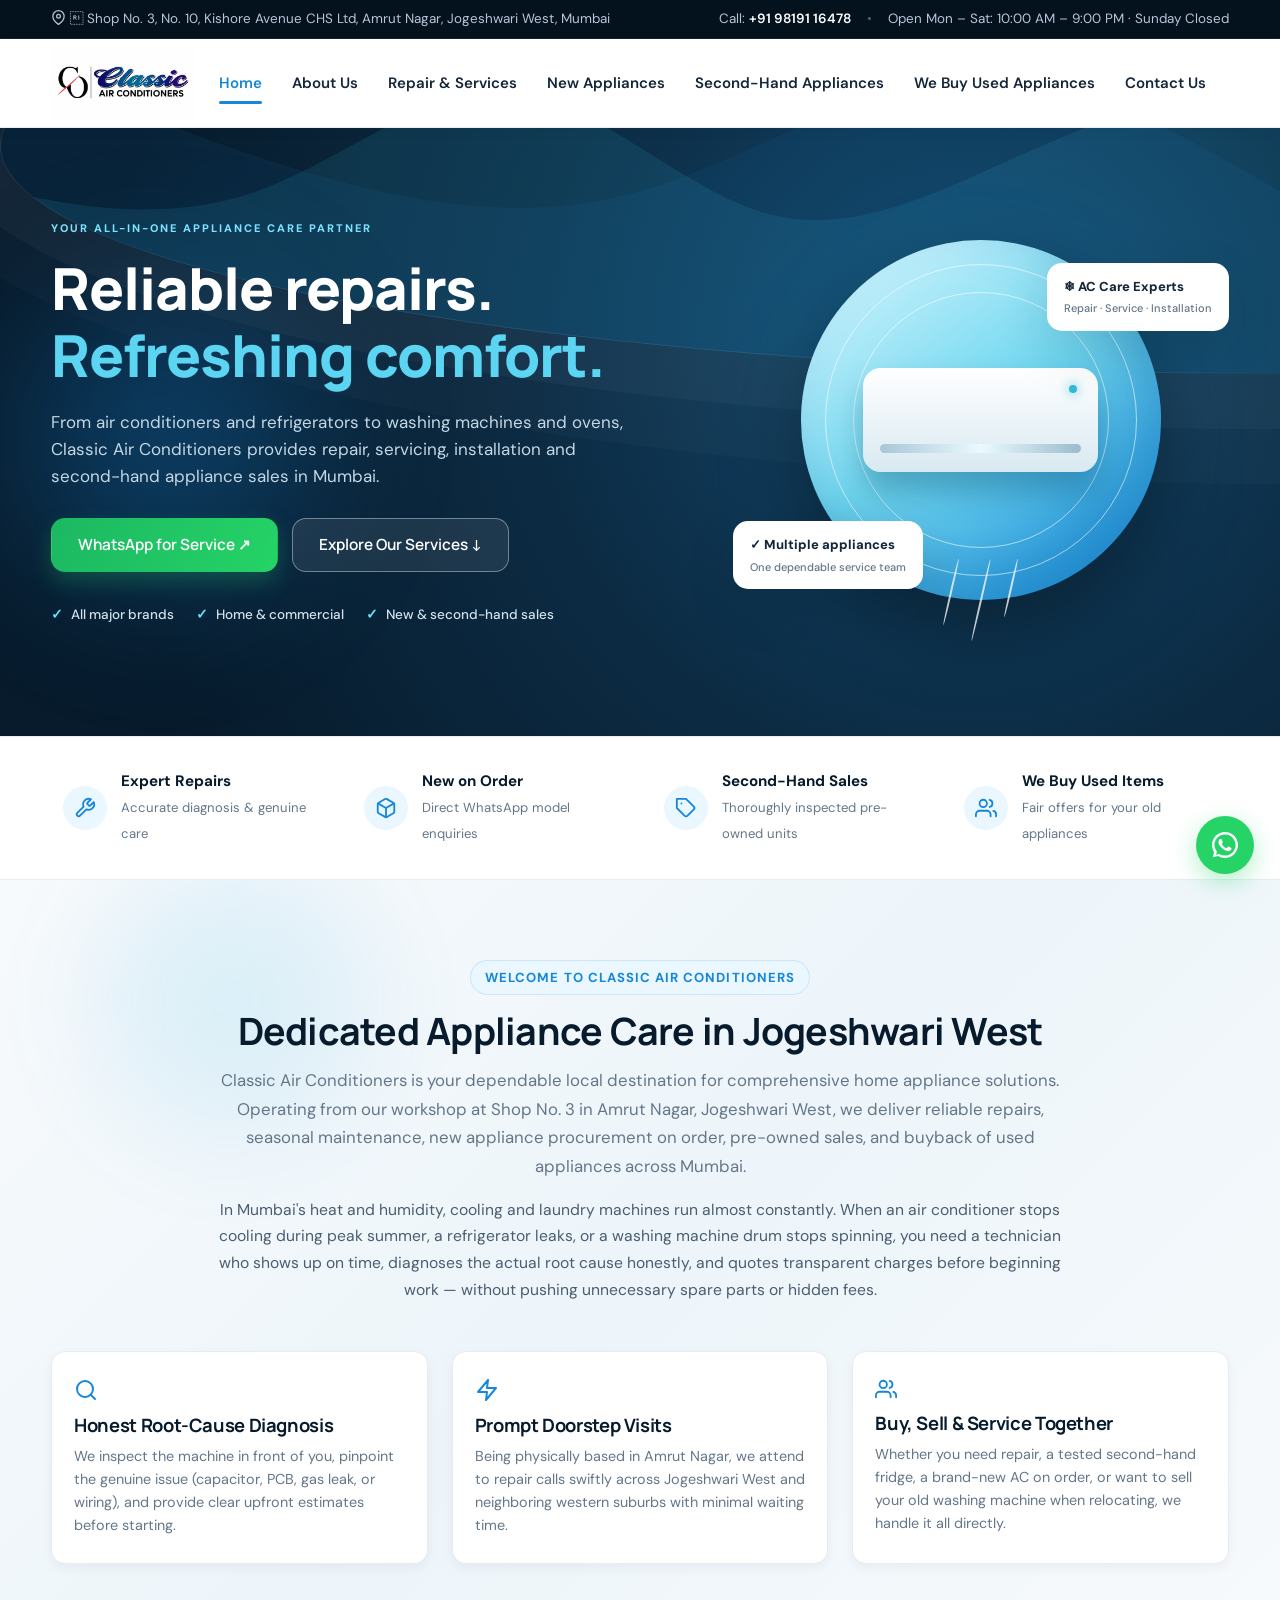
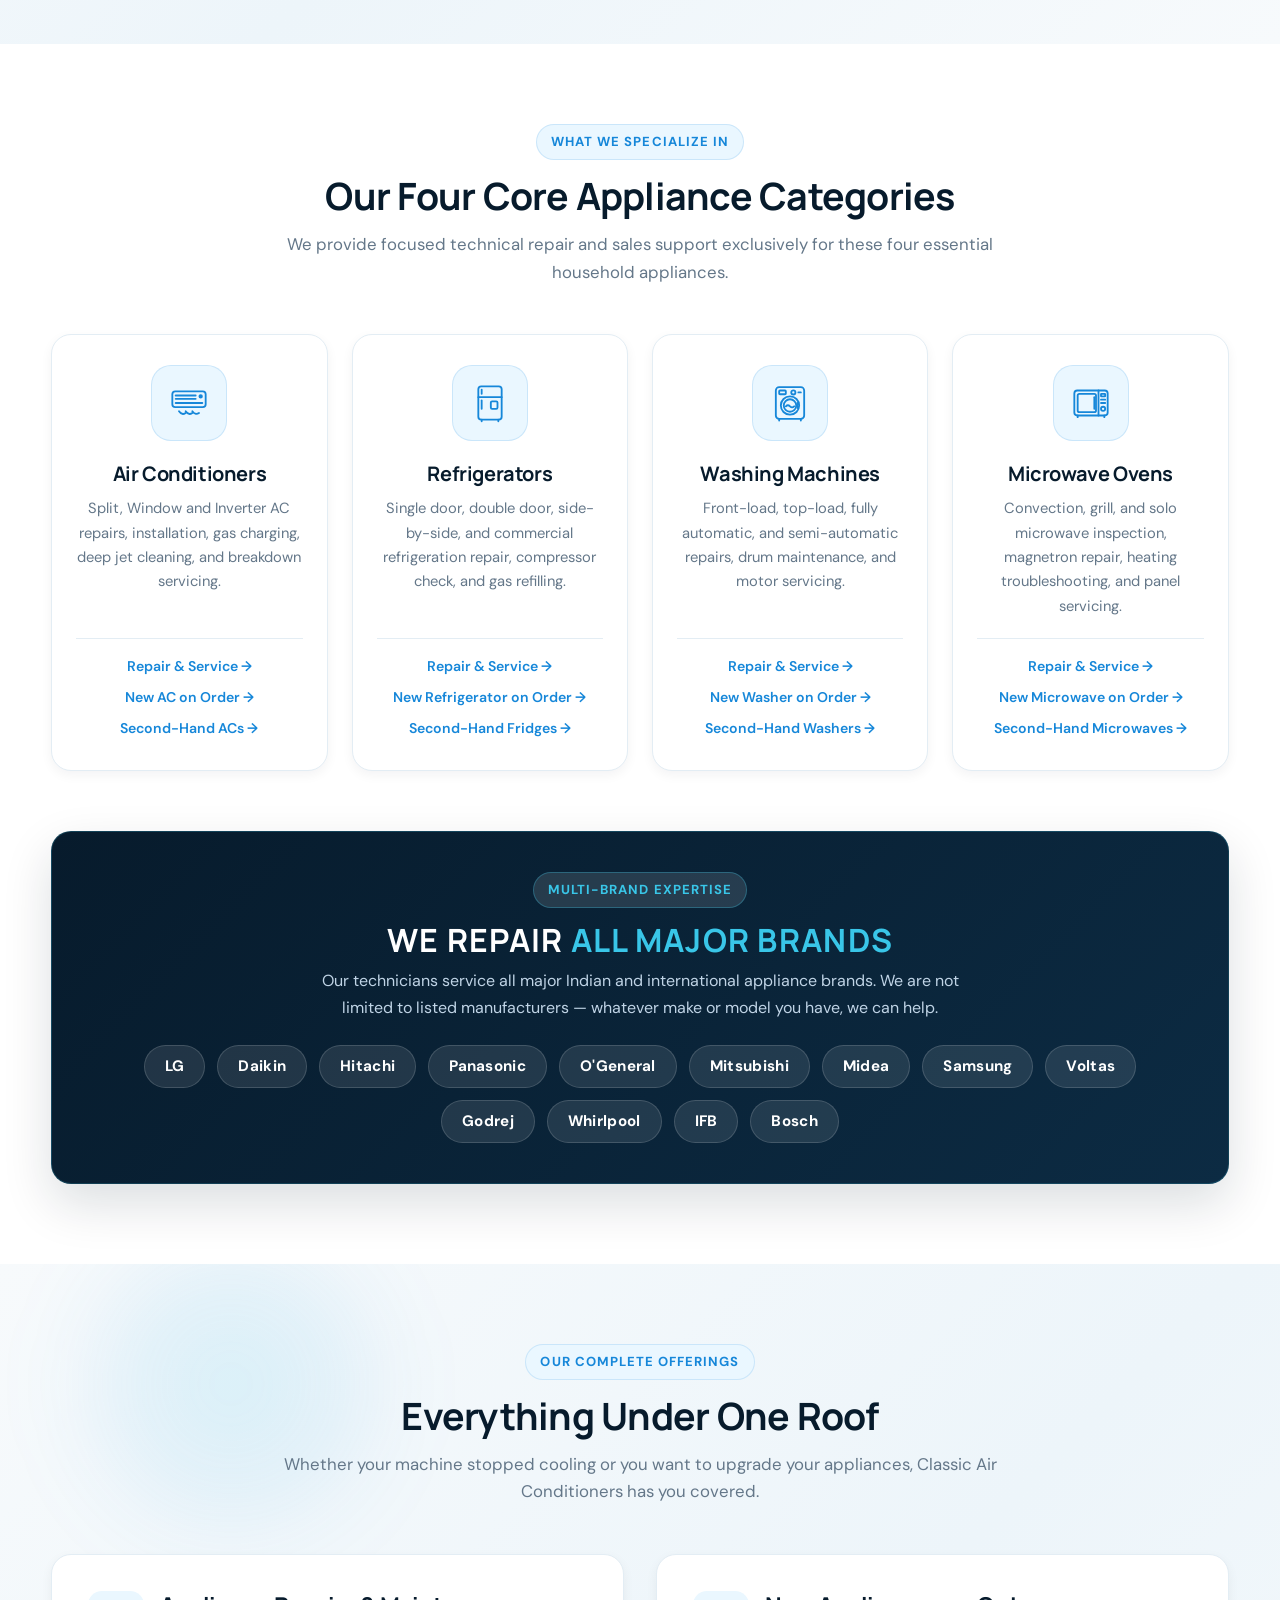
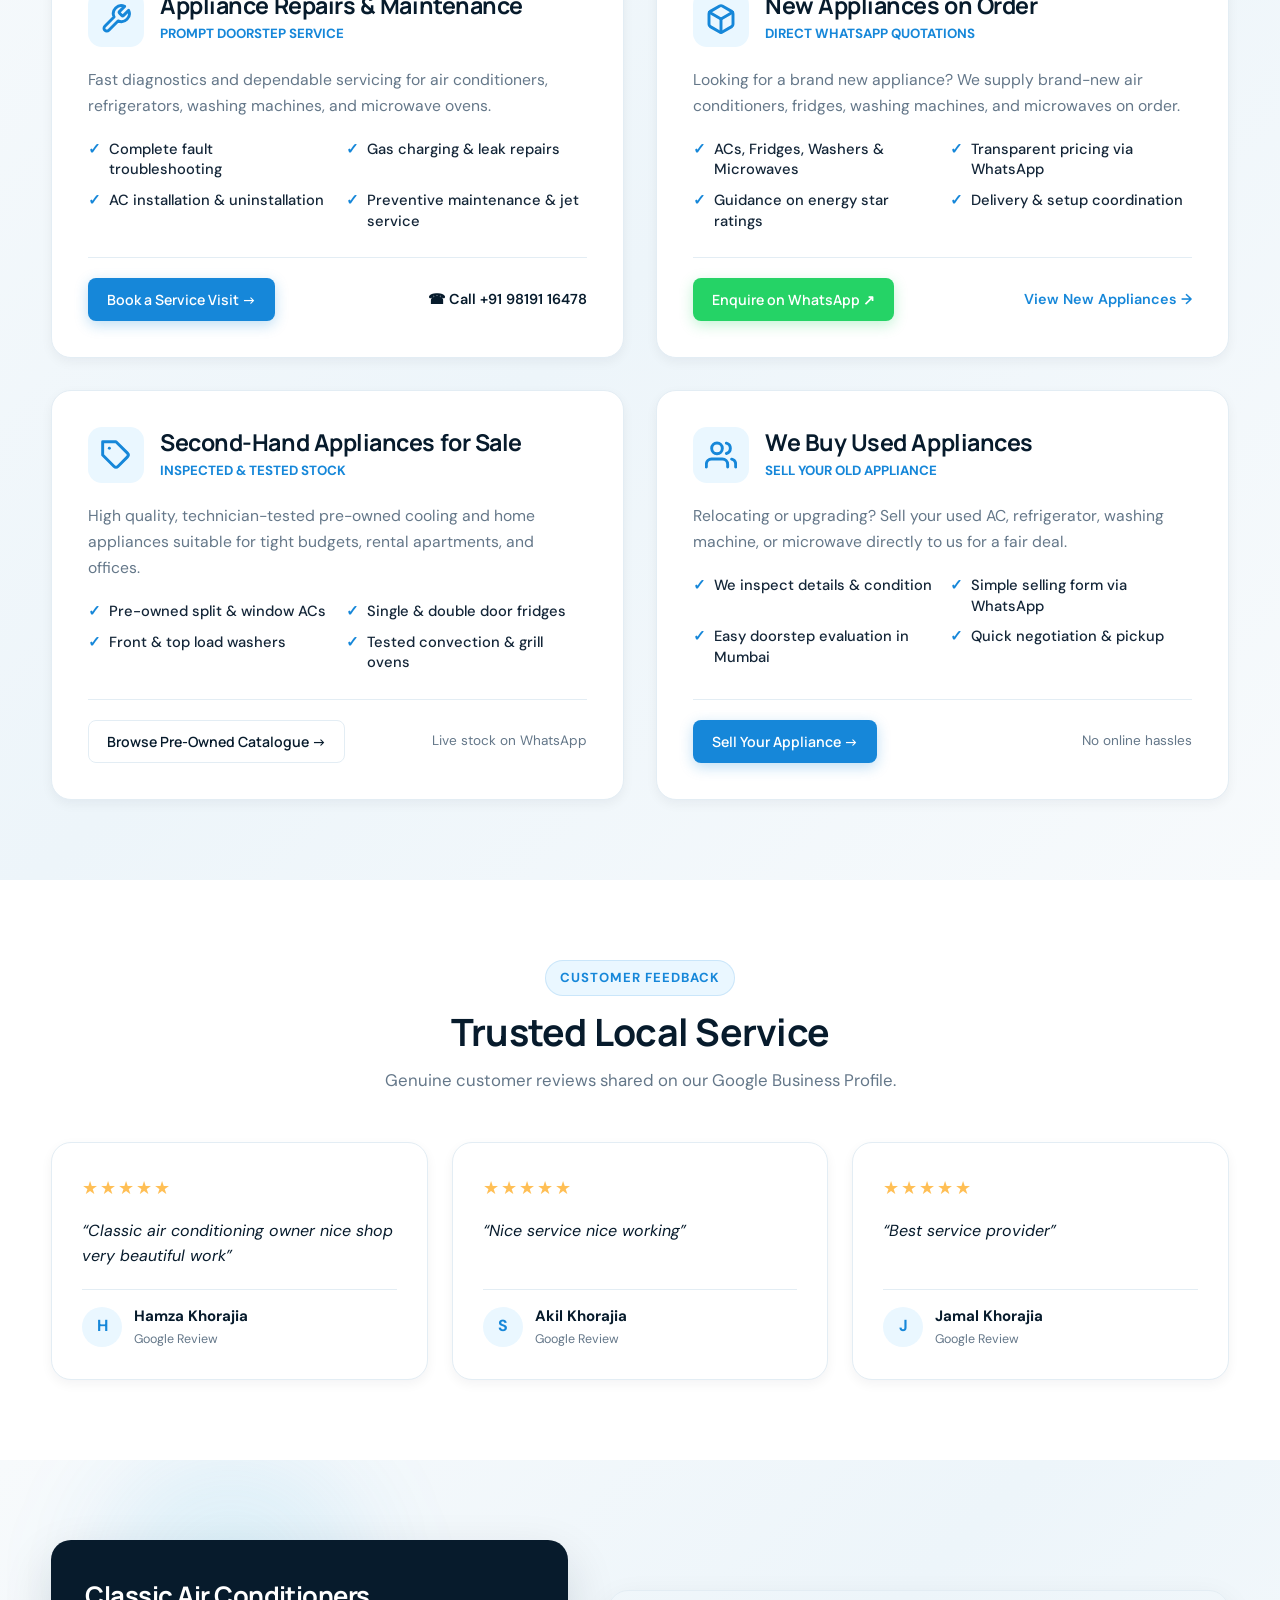
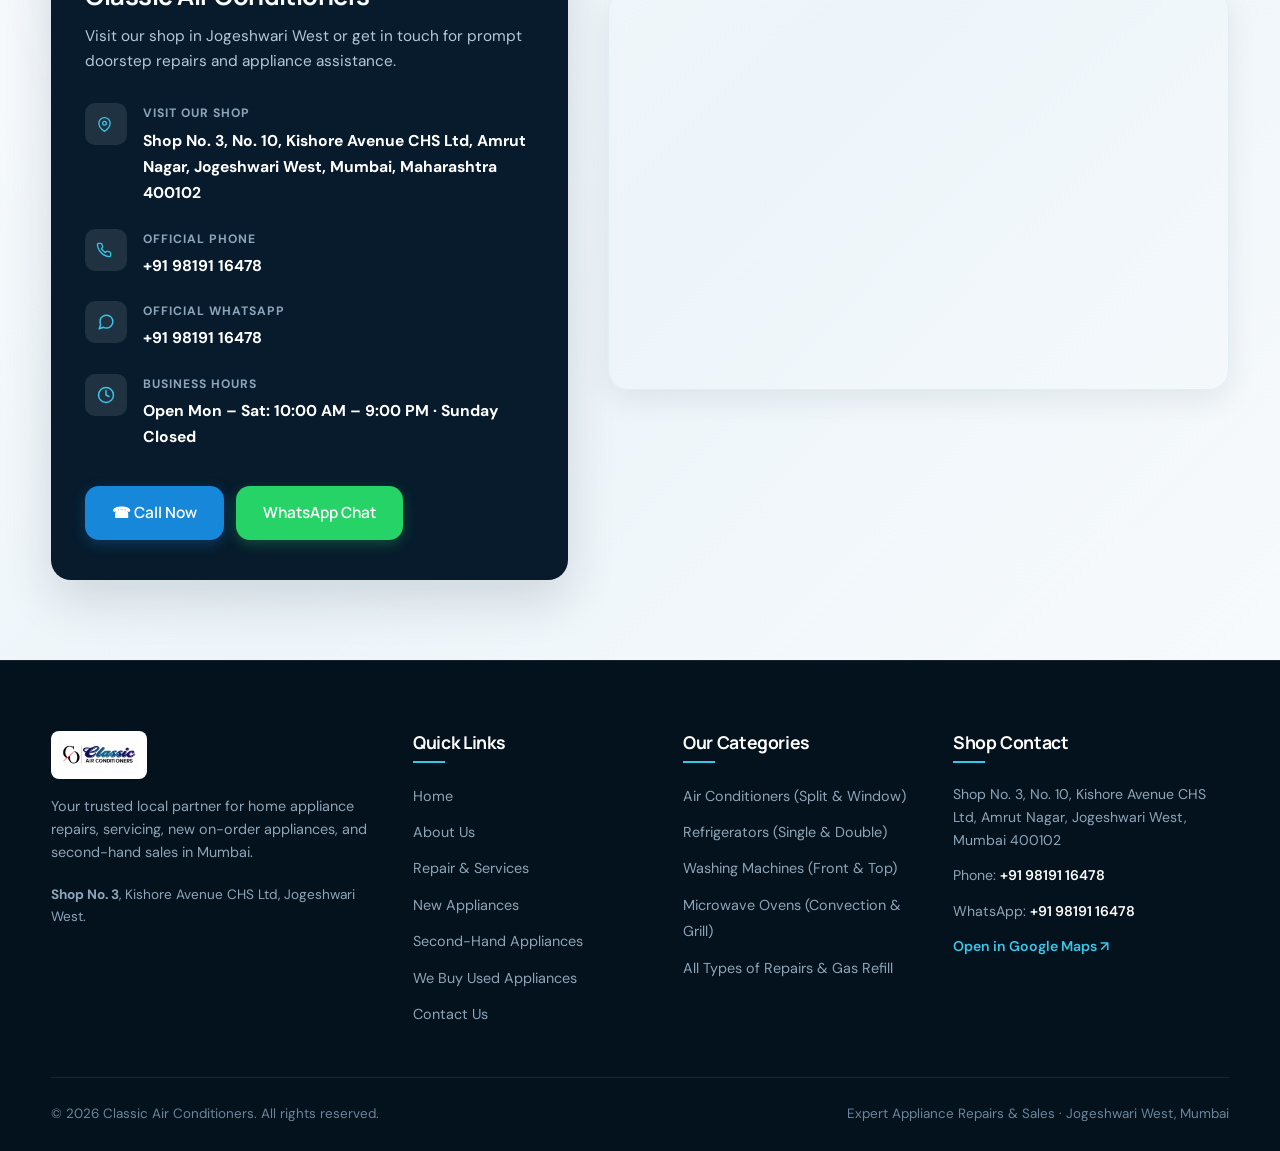
<file: index.html>
<!DOCTYPE html>
<html lang="en">
<head>
  <meta charset="UTF-8">
  <meta name="viewport" content="width=device-width, initial-scale=1.0">
  <meta name="theme-color" content="#071b2c">
  <title>Classic Air Conditioners | Expert Repairs &amp; Appliance Sales in Mumbai</title>
  <meta name="description" content="Classic Air Conditioners in Jogeshwari West, Mumbai. Expert repairs, servicing, new on-order appliances, second-hand sales &amp; purchasing used appliances. Call +91 98191 16478.">
  
  <!-- Standalone Monogram Favicon (Image 1) -->
  <link rel="icon" type="image/png" href="assets/branding/classic-monogram.png">
  <link rel="apple-touch-icon" href="assets/branding/classic-monogram.png">
  
  <!-- Google Fonts -->
  <link rel="preconnect" href="https://fonts.googleapis.com">
  <link rel="preconnect" href="https://fonts.gstatic.com" crossorigin>
  <link href="https://fonts.googleapis.com/css2?family=DM+Sans:wght@400;500;600;700&family=Manrope:wght@600;700;800&display=swap" rel="stylesheet">
  
  <!-- Stylesheets -->
  <link rel="stylesheet" href="css/style.css">
  <link rel="stylesheet" href="css/animations.css">
  <link rel="stylesheet" href="css/responsive.css">
</head>
<body>

  <!-- 1. Top Information Bar -->
  <div class="topbar">
    <div class="container topbar-inner">
      <div class="topbar-location">
        <span><svg viewBox="0 0 24 24" width="15" height="15" fill="none" stroke="currentColor" stroke-width="2" stroke-linecap="round" stroke-linejoin="round" style="display:inline-block;vertical-align:-2px;margin-right:4px;" aria-hidden="true"><path d="M21 10c0 7-9 13-9 13s-9-6-9-13a9 9 0 0 1 18 0z"/><circle cx="12" cy="10" r="3"/></svg> Shop No. 3, No. 10, Kishore Avenue CHS Ltd, Amrut Nagar, Jogeshwari West, Mumbai</span>
      </div>
      <div class="topbar-meta">
        <span>Call: <a href="tel:+919819116478">+91 98191 16478</a></span>
        <span class="topbar-dot">&bull;</span>
        <span>Open Mon &ndash; Sat: 10:00 AM &ndash; 9:00 PM &middot; Sunday Closed</span>
      </div>
    </div>
  </div>

  <!-- 2. Main Navigation Header -->
  <header class="site-header" id="mainSiteHeader">
    <div class="container header-container">
      <!-- Complete Business Logo (Image 2) -->
      <a href="index.html" class="brand" aria-label="Classic Air Conditioners Homepage">
        <img src="assets/branding/classic-full-logo.png" alt="Classic Air Conditioners Logo" class="brand-logo-img">
      </a>

      <!-- Primary Navigation Links -->
      <nav class="nav-menu" id="siteNavMenu" aria-label="Primary site navigation">
        <a href="index.html" class="nav-link">Home</a>
        <a href="about.html" class="nav-link">About Us</a>
        <a href="services.html" class="nav-link">Repair &amp; Services</a>
        <a href="new-appliances.html" class="nav-link">New Appliances</a>
        <a href="second-hand.html" class="nav-link">Second-Hand Appliances</a>
        <a href="we-buy-used-appliances.html" class="nav-link">We Buy Used Appliances</a>
        <a href="contact.html" class="nav-link">Contact Us</a>
      </nav>

      <!-- Header Action Buttons -->
      <div class="header-actions">
        <button type="button" class="mobile-toggle" id="mobileMenuToggle" aria-label="Toggle mobile menu" aria-expanded="false">
          &#9776;
        </button>
      </div>
    </div>
  </header>

  <main>
    <!-- 3. Hero Section (Restored Authentic Hero) -->
    <section class="hero" id="home">
      <div class="container hero-grid">
        <div class="hero-animate">
          <div class="eyebrow">YOUR ALL-IN-ONE APPLIANCE CARE PARTNER</div>
          <h1>Reliable repairs.<br><span>Refreshing comfort.</span></h1>
          <p class="hero-copy">
            From air conditioners and refrigerators to washing machines and ovens, Classic Air Conditioners provides repair, servicing, installation and second-hand appliance sales in Mumbai.
          </p>
          <div class="hero-actions">
            <a
              class="btn btn-whatsapp"
              href="https://wa.me/919819116478?text=Hello%20Classic%20Air%20Conditioners%2C%20I%20would%20like%20to%20enquire%20about%20a%20product%20or%20service."
              target="_blank"
              rel="noopener"
            >WhatsApp for Service &nearr;</a>
            <a class="btn btn-outline" href="services.html">Explore Our Services &darr;</a>
          </div>
          <div class="hero-points">
            <span>All major brands</span>
            <span>Home &amp; commercial</span>
            <span>New &amp; second-hand sales</span>
          </div>
        </div>

        <div class="hero-visual hero-animate-delay" aria-hidden="true">
          <div class="cooling-orb">
            <div class="ac-unit"></div>
            <div class="air-lines"><i></i><i></i><i></i></div>
          </div>
          <div class="float-card fc-one">❄ AC Care Experts<small>Repair &middot; Service &middot; Installation</small></div>
          <div class="float-card fc-two">&#10003; Multiple appliances<small>One dependable service team</small></div>
        </div>
      </div>
    </section>
    <!-- 4. Trust Banner Strip -->
    <section class="trust-strip">
      <div class="container">
        <div class="trust-grid">
          <div class="trust-item reveal">
            <div class="trust-icon"><svg viewBox="0 0 24 24" width="22" height="22" fill="none" stroke="currentColor" stroke-width="2" stroke-linecap="round" stroke-linejoin="round" aria-hidden="true"><path d="M14.7 6.3a1 1 0 0 0 0 1.4l1.6 1.6a1 1 0 0 0 1.4 0l3.77-3.77a6 6 0 0 1-7.94 7.94l-6.91 6.91a2.12 2.12 0 0 1-3-3l6.91-6.91a6 6 0 0 1 7.94-7.94l-3.76 3.76z"/></svg></div>
            <div>
              <strong>Expert Repairs</strong>
              <small>Accurate diagnosis &amp; genuine care</small>
            </div>
          </div>
          <div class="trust-item reveal delay-1">
            <div class="trust-icon"><svg viewBox="0 0 24 24" width="22" height="22" fill="none" stroke="currentColor" stroke-width="2" stroke-linecap="round" stroke-linejoin="round" aria-hidden="true"><path d="M21 16V8a2 2 0 0 0-1-1.73l-7-4a2 2 0 0 0-2 0l-7 4A2 2 0 0 0 3 8v8a2 2 0 0 0 1 1.73l7 4a2 2 0 0 0 2 0l7-4A2 2 0 0 0 21 16z"/><polyline points="3.27 6.96 12 12.01 20.73 6.96"/><line x1="12" y1="22.08" x2="12" y2="12"/></svg></div>
            <div>
              <strong>New on Order</strong>
              <small>Direct WhatsApp model enquiries</small>
            </div>
          </div>
          <div class="trust-item reveal delay-2">
            <div class="trust-icon"><svg viewBox="0 0 24 24" width="22" height="22" fill="none" stroke="currentColor" stroke-width="2" stroke-linecap="round" stroke-linejoin="round" aria-hidden="true"><path d="M20.59 13.41l-7.17 7.17a2 2 0 0 1-2.83 0L2 12V2h10l8.59 8.59a2 2 0 0 1 0 2.82z"/><line x1="7" y1="7" x2="7.01" y2="7"/></svg></div>
            <div>
              <strong>Second-Hand Sales</strong>
              <small>Thoroughly inspected pre-owned units</small>
            </div>
          </div>
          <div class="trust-item reveal delay-3">
            <div class="trust-icon"><svg viewBox="0 0 24 24" width="22" height="22" fill="none" stroke="currentColor" stroke-width="2" stroke-linecap="round" stroke-linejoin="round" aria-hidden="true"><path d="M17 21v-2a4 4 0 0 0-4-4H5a4 4 0 0 0-4 4v2"/><circle cx="9" cy="7" r="4"/><path d="M23 21v-2a4 4 0 0 0-3-3.87"/><path d="M16 3.13a4 4 0 0 1 0 7.75"/></svg></div>
            <div>
              <strong>We Buy Used Items</strong>
              <small>Fair offers for your old appliances</small>
            </div>
          </div>
        </div>
      </div>
    </section>

    <!-- 5. Business Introduction -->
    <section class="section section-alt">
      <div class="container">
        <div class="section-head reveal" style="max-width: 860px;">
          <div class="eyebrow">Welcome to Classic Air Conditioners</div>
          <h2>Dedicated Appliance Care in Jogeshwari West</h2>
          <p style="font-size: 1.05rem; line-height: 1.7; margin-bottom: 16px;">
            Classic Air Conditioners is your dependable local destination for comprehensive home appliance solutions. Operating from our workshop at Shop No. 3 in Amrut Nagar, Jogeshwari West, we deliver reliable repairs, seasonal maintenance, new appliance procurement on order, pre-owned sales, and buyback of used appliances across Mumbai.
          </p>
          <p style="font-size: 0.98rem; line-height: 1.7; color: #4a5d71;">
            In Mumbai's heat and humidity, cooling and laundry machines run almost constantly. When an air conditioner stops cooling during peak summer, a refrigerator leaks, or a washing machine drum stops spinning, you need a technician who shows up on time, diagnoses the actual root cause honestly, and quotes transparent charges before beginning work &mdash; without pushing unnecessary spare parts or hidden fees.
          </p>
        </div>

        <div class="intro-highlights-grid reveal" style="display: grid; grid-template-columns: repeat(3, 1fr); gap: 24px; margin-top: 36px;">
          <div style="background: var(--white); border: 1px solid var(--line); border-radius: var(--radius-md); padding: 26px 22px; box-shadow: var(--shadow-sm);">
            <div style="font-size: 1.6rem; margin-bottom: 12px; color: var(--blue); display: flex; align-items: center;"><svg viewBox="0 0 24 24" width="24" height="24" fill="none" stroke="currentColor" stroke-width="2" stroke-linecap="round" stroke-linejoin="round" aria-hidden="true"><circle cx="11" cy="11" r="8"/><line x1="21" y1="21" x2="16.65" y2="16.65"/></svg></div>
            <h3 style="font-size: 1.15rem; margin-bottom: 8px;">Honest Root-Cause Diagnosis</h3>
            <p style="font-size: 0.9rem; color: var(--muted); line-height: 1.6;">
              We inspect the machine in front of you, pinpoint the genuine issue (capacitor, PCB, gas leak, or wiring), and provide clear upfront estimates before starting.
            </p>
          </div>

          <div style="background: var(--white); border: 1px solid var(--line); border-radius: var(--radius-md); padding: 26px 22px; box-shadow: var(--shadow-sm);">
            <div style="font-size: 1.6rem; margin-bottom: 12px; color: var(--blue); display: flex; align-items: center;"><svg viewBox="0 0 24 24" width="24" height="24" fill="none" stroke="currentColor" stroke-width="2" stroke-linecap="round" stroke-linejoin="round" aria-hidden="true"><polygon points="13 2 3 14 12 14 11 22 21 10 12 10 13 2"/></svg></div>
            <h3 style="font-size: 1.15rem; margin-bottom: 8px;">Prompt Doorstep Visits</h3>
            <p style="font-size: 0.9rem; color: var(--muted); line-height: 1.6;">
              Being physically based in Amrut Nagar, we attend to repair calls swiftly across Jogeshwari West and neighboring western suburbs with minimal waiting time.
            </p>
          </div>

          <div style="background: var(--white); border: 1px solid var(--line); border-radius: var(--radius-md); padding: 26px 22px; box-shadow: var(--shadow-sm);">
            <div style="font-size: 1.6rem; margin-bottom: 12px; color: var(--blue); display: flex; align-items: center;"><svg viewBox="0 0 24 24" width="22" height="22" fill="none" stroke="currentColor" stroke-width="2" stroke-linecap="round" stroke-linejoin="round" aria-hidden="true"><path d="M17 21v-2a4 4 0 0 0-4-4H5a4 4 0 0 0-4 4v2"/><circle cx="9" cy="7" r="4"/><path d="M23 21v-2a4 4 0 0 0-3-3.87"/><path d="M16 3.13a4 4 0 0 1 0 7.75"/></svg></div>
            <h3 style="font-size: 1.15rem; margin-bottom: 8px;">Buy, Sell &amp; Service Together</h3>
            <p style="font-size: 0.9rem; color: var(--muted); line-height: 1.6;">
              Whether you need repair, a tested second-hand fridge, a brand-new AC on order, or want to sell your old washing machine when relocating, we handle it all directly.
            </p>
          </div>
        </div>
      </div>
    </section>

    <!-- 6. Four Core Appliance Categories -->
    <section class="section">
      <div class="container">
        <div class="section-head reveal">
          <div class="eyebrow">What We Specialize In</div>
          <h2>Our Four Core Appliance Categories</h2>
          <p>We provide focused technical repair and sales support exclusively for these four essential household appliances.</p>
        </div>

        <div class="category-cards-grid">
          <!-- Category 1: AC -->
          <div class="cat-card reveal">
            <div class="cat-card-icon" aria-label="Air Conditioner Icon">
              <svg viewBox="0 0 48 48" fill="none" stroke="currentColor" stroke-width="2.2" stroke-linecap="round" stroke-linejoin="round" aria-hidden="true">
                <rect x="4" y="10" width="40" height="19" rx="3.5" />
                <line x1="8" y1="15" x2="32" y2="15" />
                <line x1="8" y1="19" x2="32" y2="19" />
                <line x1="8" y1="24" x2="40" y2="24" />
                <circle cx="38" cy="16" r="1.5" fill="currentColor" />
                <path d="M12 34c2 3 5 4 8 2" />
                <path d="M20 34c2 3 5 4 8 2" />
                <path d="M28 34c2 3 5 4 8 2" />
              </svg>
            </div>
            <h3>Air Conditioners</h3>
            <p>Split, Window and Inverter AC repairs, installation, gas charging, deep jet cleaning, and breakdown servicing.</p>
            <div class="cat-card-links">
              <a href="services.html#ac">Repair &amp; Service &rarr;</a>
              <a href="new-appliances.html">New AC on Order &rarr;</a>
              <a href="second-hand.html">Second-Hand ACs &rarr;</a>
            </div>
          </div>

          <!-- Category 2: Refrigerator -->
          <div class="cat-card reveal delay-1">
            <div class="cat-card-icon" aria-label="Refrigerator Icon">
              <svg viewBox="0 0 48 48" fill="none" stroke="currentColor" stroke-width="2.2" stroke-linecap="round" stroke-linejoin="round" aria-hidden="true">
                <rect x="10" y="4" width="28" height="40" rx="3.5" />
                <line x1="10" y1="17" x2="38" y2="17" />
                <line x1="14" y1="8" x2="14" y2="13" />
                <line x1="14" y1="21" x2="14" y2="31" />
                <rect x="25" y="22" width="8" height="9" rx="1.5" />
                <line x1="14" y1="44" x2="14" y2="46" />
                <line x1="34" y1="44" x2="34" y2="46" />
              </svg>
            </div>
            <h3>Refrigerators</h3>
            <p>Single door, double door, side-by-side, and commercial refrigeration repair, compressor check, and gas refilling.</p>
            <div class="cat-card-links">
              <a href="services.html#refrigerator">Repair &amp; Service &rarr;</a>
              <a href="new-appliances.html">New Refrigerator on Order &rarr;</a>
              <a href="second-hand.html">Second-Hand Fridges &rarr;</a>
            </div>
          </div>

          <!-- Category 3: Washing Machine -->
          <div class="cat-card reveal delay-2">
            <div class="cat-card-icon" aria-label="Washing Machine Icon">
              <svg viewBox="0 0 48 48" fill="none" stroke="currentColor" stroke-width="2.2" stroke-linecap="round" stroke-linejoin="round" aria-hidden="true">
                <rect x="7" y="5" width="34" height="38" rx="4" />
                <rect x="11" y="9" width="8" height="4.5" rx="1" />
                <circle cx="28" cy="11.25" r="2.5" />
                <line x1="34" y1="11.25" x2="37" y2="11.25" />
                <circle cx="24" cy="27" r="11" />
                <circle cx="24" cy="27" r="7.5" />
                <path d="M33 24v6" />
                <path d="M19 28c1.5-1.5 3.5-1.5 5 0s3.5 1.5 5 0" />
                <line x1="11" y1="43" x2="11" y2="45" />
                <line x1="37" y1="43" x2="37" y2="45" />
              </svg>
            </div>
            <h3>Washing Machines</h3>
            <p>Front-load, top-load, fully automatic, and semi-automatic repairs, drum maintenance, and motor servicing.</p>
            <div class="cat-card-links">
              <a href="services.html#washing-machine">Repair &amp; Service &rarr;</a>
              <a href="new-appliances.html">New Washer on Order &rarr;</a>
              <a href="second-hand.html">Second-Hand Washers &rarr;</a>
            </div>
          </div>

          <!-- Category 4: Microwave Oven -->
          <div class="cat-card reveal delay-3">
            <div class="cat-card-icon" aria-label="Microwave Oven Icon">
              <svg viewBox="0 0 48 48" fill="none" stroke="currentColor" stroke-width="2.2" stroke-linecap="round" stroke-linejoin="round" aria-hidden="true">
                <rect x="4" y="9" width="40" height="30" rx="3.5" />
                <rect x="8" y="13" width="22" height="22" rx="2" />
                <line x1="33" y1="9" x2="33" y2="39" />
                <rect x="36" y="13" width="5" height="3" rx="0.5" />
                <line x1="36" y1="20" x2="41" y2="20" />
                <line x1="36" y1="24" x2="41" y2="24" />
                <circle cx="38.5" cy="31" r="2.5" />
                <line x1="28" y1="17" x2="28" y2="31" />
                <line x1="8" y1="39" x2="8" y2="41" />
                <line x1="40" y1="39" x2="40" y2="41" />
              </svg>
            </div>
            <h3>Microwave Ovens</h3>
            <p>Convection, grill, and solo microwave inspection, magnetron repair, heating troubleshooting, and panel servicing.</p>
            <div class="cat-card-links">
              <a href="services.html#microwave">Repair &amp; Service &rarr;</a>
              <a href="new-appliances.html">New Microwave on Order &rarr;</a>
              <a href="second-hand.html">Second-Hand Microwaves &rarr;</a>
            </div>
          </div>
        </div>
        <!-- Prominent Brands Banner -->
        <div class="major-brands-banner reveal">
          <div class="eyebrow" style="background: rgba(255,255,255,0.12); color: var(--cyan); border-color: rgba(57,198,232,0.3);">
            MULTI-BRAND EXPERTISE
          </div>
          <h3>WE REPAIR <span>ALL MAJOR BRANDS</span></h3>
          <p>
            Our technicians service all major Indian and international appliance brands. We are not limited to listed manufacturers &mdash; whatever make or model you have, we can help.
          </p>
          <div class="brands-pill-wrap">
            <span class="brand-badge">LG</span>
            <span class="brand-badge">Daikin</span>
            <span class="brand-badge">Hitachi</span>
            <span class="brand-badge">Panasonic</span>
            <span class="brand-badge">O'General</span>
            <span class="brand-badge">Mitsubishi</span>
            <span class="brand-badge">Midea</span>
            <span class="brand-badge">Samsung</span>
            <span class="brand-badge">Voltas</span>
            <span class="brand-badge">Godrej</span>
            <span class="brand-badge">Whirlpool</span>
            <span class="brand-badge">IFB</span>
            <span class="brand-badge">Bosch</span>
          </div>
        </div>
      </div>
    </section>

    <!-- 7. Key Business Highlights Grid (4 Pillars) -->
    <section class="section section-alt">
      <div class="container">
        <div class="section-head reveal">
          <div class="eyebrow">Our Complete Offerings</div>
          <h2>Everything Under One Roof</h2>
          <p>Whether your machine stopped cooling or you want to upgrade your appliances, Classic Air Conditioners has you covered.</p>
        </div>

        <div class="services-detailed-grid">
          <!-- Pillar 1: Repairs & Maintenance -->
          <div class="service-box reveal">
            <div class="service-box-header">
              <div class="service-box-icon"><svg viewBox="0 0 24 24" width="22" height="22" fill="none" stroke="currentColor" stroke-width="2" stroke-linecap="round" stroke-linejoin="round" aria-hidden="true"><path d="M14.7 6.3a1 1 0 0 0 0 1.4l1.6 1.6a1 1 0 0 0 1.4 0l3.77-3.77a6 6 0 0 1-7.94 7.94l-6.91 6.91a2.12 2.12 0 0 1-3-3l6.91-6.91a6 6 0 0 1 7.94-7.94l-3.76 3.76z"/></svg></div>
              <div>
                <h3>Appliance Repairs &amp; Maintenance</h3>
                <small style="color: var(--blue); font-weight: 700; text-transform: uppercase;">Prompt Doorstep Service</small>
              </div>
            </div>
            <p class="service-summary">
              Fast diagnostics and dependable servicing for air conditioners, refrigerators, washing machines, and microwave ovens.
            </p>
            <div class="service-items-list">
              <div class="service-item-bullet">Complete fault troubleshooting</div>
              <div class="service-item-bullet">Gas charging &amp; leak repairs</div>
              <div class="service-item-bullet">AC installation &amp; uninstallation</div>
              <div class="service-item-bullet">Preventive maintenance &amp; jet service</div>
            </div>
            <div class="service-box-action">
              <a href="services.html" class="btn btn-primary btn-sm">Book a Service Visit &rarr;</a>
              <a href="tel:+919819116478" style="font-weight: 600; font-size: 0.9rem; color: var(--navy);">&#9742; Call +91 98191 16478</a>
            </div>
          </div>

          <!-- Pillar 2: New Appliances on Order -->
          <div class="service-box reveal delay-1">
            <div class="service-box-header">
              <div class="service-box-icon"><svg viewBox="0 0 24 24" width="22" height="22" fill="none" stroke="currentColor" stroke-width="2" stroke-linecap="round" stroke-linejoin="round" aria-hidden="true"><path d="M21 16V8a2 2 0 0 0-1-1.73l-7-4a2 2 0 0 0-2 0l-7 4A2 2 0 0 0 3 8v8a2 2 0 0 0 1 1.73l7 4a2 2 0 0 0 2 0l7-4A2 2 0 0 0 21 16z"/><polyline points="3.27 6.96 12 12.01 20.73 6.96"/><line x1="12" y1="22.08" x2="12" y2="12"/></svg></div>
              <div>
                <h3>New Appliances on Order</h3>
                <small style="color: var(--blue); font-weight: 700; text-transform: uppercase;">Direct WhatsApp Quotations</small>
              </div>
            </div>
            <p class="service-summary">
              Looking for a brand new appliance? We supply brand-new air conditioners, fridges, washing machines, and microwaves on order.
            </p>
            <div class="service-items-list">
              <div class="service-item-bullet">ACs, Fridges, Washers &amp; Microwaves</div>
              <div class="service-item-bullet">Transparent pricing via WhatsApp</div>
              <div class="service-item-bullet">Guidance on energy star ratings</div>
              <div class="service-item-bullet">Delivery &amp; setup coordination</div>
            </div>
            <div class="service-box-action">
              <a href="new-appliances.html" class="btn btn-whatsapp btn-sm">Enquire on WhatsApp &nearr;</a>
              <a href="new-appliances.html" style="font-weight: 600; font-size: 0.9rem; color: var(--blue);">View New Appliances &rarr;</a>
            </div>
          </div>

          <!-- Pillar 3: Second-Hand Appliance Sales -->
          <div class="service-box reveal">
            <div class="service-box-header">
              <div class="service-box-icon"><svg viewBox="0 0 24 24" width="24" height="24" fill="none" stroke="currentColor" stroke-width="2" stroke-linecap="round" stroke-linejoin="round" aria-hidden="true"><path d="M20.59 13.41l-7.17 7.17a2 2 0 0 1-2.83 0L2 12V2h10l8.59 8.59a2 2 0 0 1 0 2.82z"/><line x1="7" y1="7" x2="7.01" y2="7"/></svg></div>
              <div>
                <h3>Second-Hand Appliances for Sale</h3>
                <small style="color: var(--blue); font-weight: 700; text-transform: uppercase;">Inspected &amp; Tested Stock</small>
              </div>
            </div>
            <p class="service-summary">
              High quality, technician-tested pre-owned cooling and home appliances suitable for tight budgets, rental apartments, and offices.
            </p>
            <div class="service-items-list">
              <div class="service-item-bullet">Pre-owned split &amp; window ACs</div>
              <div class="service-item-bullet">Single &amp; double door fridges</div>
              <div class="service-item-bullet">Front &amp; top load washers</div>
              <div class="service-item-bullet">Tested convection &amp; grill ovens</div>
            </div>
            <div class="service-box-action">
              <a href="second-hand.html" class="btn btn-outline btn-sm">Browse Pre-Owned Catalogue &rarr;</a>
              <span style="font-size: 0.85rem; color: var(--muted);">Live stock on WhatsApp</span>
            </div>
          </div>

          <!-- Pillar 4: We Buy Used Appliances -->
          <div class="service-box reveal delay-1">
            <div class="service-box-header">
              <div class="service-box-icon"><svg viewBox="0 0 24 24" width="22" height="22" fill="none" stroke="currentColor" stroke-width="2" stroke-linecap="round" stroke-linejoin="round" aria-hidden="true"><path d="M17 21v-2a4 4 0 0 0-4-4H5a4 4 0 0 0-4 4v2"/><circle cx="9" cy="7" r="4"/><path d="M23 21v-2a4 4 0 0 0-3-3.87"/><path d="M16 3.13a4 4 0 0 1 0 7.75"/></svg></div>
              <div>
                <h3>We Buy Used Appliances</h3>
                <small style="color: var(--blue); font-weight: 700; text-transform: uppercase;">Sell Your Old Appliance</small>
              </div>
            </div>
            <p class="service-summary">
              Relocating or upgrading? Sell your used AC, refrigerator, washing machine, or microwave directly to us for a fair deal.
            </p>
            <div class="service-items-list">
              <div class="service-item-bullet">We inspect details &amp; condition</div>
              <div class="service-item-bullet">Simple selling form via WhatsApp</div>
              <div class="service-item-bullet">Easy doorstep evaluation in Mumbai</div>
              <div class="service-item-bullet">Quick negotiation &amp; pickup</div>
            </div>
            <div class="service-box-action">
              <a href="we-buy-used-appliances.html" class="btn btn-primary btn-sm">Sell Your Appliance &rarr;</a>
              <span style="font-size: 0.85rem; color: var(--muted);">No online hassles</span>
            </div>
          </div>
        </div>
      </div>
    </section>

    <!-- 8. Genuine Customer Reviews (Preserved from Google Business Profile) -->
    <section class="section">
      <div class="container">
        <div class="section-head reveal">
          <div class="eyebrow">Customer Feedback</div>
          <h2>Trusted Local Service</h2>
          <p>Genuine customer reviews shared on our Google Business Profile.</p>
        </div>

        <div class="reviews-grid">
          <div class="review-card reveal">
            <div class="review-stars">&#9733;&#9733;&#9733;&#9733;&#9733;</div>
            <p class="review-text">&ldquo;Classic air conditioning owner nice shop very beautiful work&rdquo;</p>
            <div class="reviewer-meta">
              <div class="reviewer-avatar">H</div>
              <div>
                <div class="reviewer-name">Hamza Khorajia</div>
                <div class="reviewer-source">Google Review</div>
              </div>
            </div>
          </div>

          <div class="review-card reveal delay-1">
            <div class="review-stars">&#9733;&#9733;&#9733;&#9733;&#9733;</div>
            <p class="review-text">&ldquo;Nice service nice working&rdquo;</p>
            <div class="reviewer-meta">
              <div class="reviewer-avatar">S</div>
              <div>
                <div class="reviewer-name">Akil Khorajia</div>
                <div class="reviewer-source">Google Review</div>
              </div>
            </div>
          </div>

          <div class="review-card reveal delay-2">
            <div class="review-stars">&#9733;&#9733;&#9733;&#9733;&#9733;</div>
            <p class="review-text">&ldquo;Best service provider&rdquo;</p>
            <div class="reviewer-meta">
              <div class="reviewer-avatar">J</div>
              <div>
                <div class="reviewer-name">Jamal Khorajia</div>
                <div class="reviewer-source">Google Review</div>
              </div>
            </div>
          </div>
        </div>
      </div>
    </section>

    <!-- 9. Quick Contact & Location Summary -->
    <section class="section section-alt">
      <div class="container">
        <div class="contact-grid">
          <div class="contact-info-card reveal">
            <h3>Classic Air Conditioners</h3>
            <p class="lead">
              Visit our shop in Jogeshwari West or get in touch for prompt doorstep repairs and appliance assistance.
            </p>

            <div class="contact-detail-list">
              <div class="contact-detail-item">
                <div class="contact-detail-icon"><svg viewBox="0 0 24 24" width="15" height="15" fill="none" stroke="currentColor" stroke-width="2" stroke-linecap="round" stroke-linejoin="round" style="display:inline-block;vertical-align:-2px;margin-right:4px;" aria-hidden="true"><path d="M21 10c0 7-9 13-9 13s-9-6-9-13a9 9 0 0 1 18 0z"/><circle cx="12" cy="10" r="3"/></svg></div>
                <div class="contact-detail-content">
                  <small>VISIT OUR SHOP</small>
                  <b>Shop No. 3, No. 10, Kishore Avenue CHS Ltd, Amrut Nagar, Jogeshwari West, Mumbai, Maharashtra 400102</b>
                </div>
              </div>

              <div class="contact-detail-item">
                <div class="contact-detail-icon"><svg viewBox="0 0 24 24" width="16" height="16" fill="none" stroke="currentColor" stroke-width="2" stroke-linecap="round" stroke-linejoin="round" style="display:inline-block;vertical-align:-2px;margin-right:4px;" aria-hidden="true"><path d="M22 16.92v3a2 2 0 0 1-2.18 2 19.79 19.79 0 0 1-8.63-3.07 19.5 19.5 0 0 1-6-6 19.79 19.79 0 0 1-3.07-8.67A2 2 0 0 1 4.11 2h3a2 2 0 0 1 2 1.72 12.84 12.84 0 0 0 .7 2.81 2 2 0 0 1-.45 2.11L8.09 9.91a16 16 0 0 0 6 6l1.27-1.27a2 2 0 0 1 2.11-.45 12.84 12.84 0 0 0 2.81.7A2 2 0 0 1 22 16.92z"/></svg></div>
                <div class="contact-detail-content">
                  <small>OFFICIAL PHONE</small>
                  <b><a href="tel:+919819116478">+91 98191 16478</a></b>
                </div>
              </div>

              <div class="contact-detail-item">
                <div class="contact-detail-icon"><svg viewBox="0 0 24 24" width="18" height="18" fill="none" stroke="currentColor" stroke-width="2" stroke-linecap="round" stroke-linejoin="round" aria-hidden="true"><path d="M21 11.5a8.38 8.38 0 0 1-.9 3.8 8.5 8.5 0 0 1-7.6 4.7 8.38 8.38 0 0 1-3.8-.9L3 21l1.9-5.7a8.38 8.38 0 0 1-.9-3.8 8.5 8.5 0 0 1 4.7-7.6 8.38 8.38 0 0 1 3.8-.9h.5a8.48 8.48 0 0 1 8 8v.5z"/></svg></div>
                <div class="contact-detail-content">
                  <small>OFFICIAL WHATSAPP</small>
                  <b><a href="https://wa.me/919819116478?text=Hello%20Classic%20Air%20Conditioners" target="_blank" rel="noopener">+91 98191 16478</a></b>
                </div>
              </div>

              <div class="contact-detail-item">
                <div class="contact-detail-icon"><svg viewBox="0 0 24 24" width="18" height="18" fill="none" stroke="currentColor" stroke-width="2" stroke-linecap="round" stroke-linejoin="round" aria-hidden="true"><circle cx="12" cy="12" r="10"/><polyline points="12 6 12 12 16 14"/></svg></div>
                <div class="contact-detail-content">
                  <small>BUSINESS HOURS</small>
                  <b>Open Mon &ndash; Sat: 10:00 AM &ndash; 9:00 PM &middot; Sunday Closed</b>
                </div>
              </div>
            </div>

            <div class="contact-actions-row">
              <a href="tel:+919819116478" class="btn btn-primary">&#9742; Call Now</a>
              <a href="https://wa.me/919819116478?text=Hello%20Classic%20Air%20Conditioners" target="_blank" rel="noopener" class="btn btn-whatsapp">WhatsApp Chat</a>
            </div>
          </div>

          <!-- Google Maps Embed -->
          <div class="map-container reveal delay-1">
            <iframe
              title="Classic Air Conditioners Location in Jogeshwari West, Mumbai"
              loading="lazy"
              referrerpolicy="no-referrer-when-downgrade"
              src="https://www.google.com/maps?q=Shop%20no.3%2C%20No.10%2C%20Kishore%20Avenue%20CHS%20Ltd%2C%20Amrut%20Nagar%2C%20Jogeshwari%20West%2C%20Mumbai%20400102&output=embed"
            ></iframe>
          </div>
        </div>
      </div>
    </section>
  </main>

  <!-- 10. Professional Footer -->
  <footer class="site-footer">
    <div class="container">
      <div class="footer-grid">
        <div class="footer-brand-wrap">
          <img src="assets/branding/classic-full-logo.png" alt="Classic Air Conditioners" class="footer-logo-img">
          <p class="footer-about">
            Your trusted local partner for home appliance repairs, servicing, new on-order appliances, and second-hand sales in Mumbai.
          </p>
          <p style="font-size: 0.85rem; color: #8da5ba;">
            <strong>Shop No. 3</strong>, Kishore Avenue CHS Ltd, Jogeshwari West.
          </p>
        </div>

        <div class="footer-col">
          <h4>Quick Links</h4>
          <ul class="footer-nav-list">
            <li><a href="index.html">Home</a></li>
            <li><a href="about.html">About Us</a></li>
            <li><a href="services.html">Repair &amp; Services</a></li>
            <li><a href="new-appliances.html">New Appliances</a></li>
            <li><a href="second-hand.html">Second-Hand Appliances</a></li>
            <li><a href="we-buy-used-appliances.html">We Buy Used Appliances</a></li>
            <li><a href="contact.html">Contact Us</a></li>
          </ul>
        </div>

        <div class="footer-col">
          <h4>Our Categories</h4>
          <ul class="footer-nav-list">
            <li><a href="services.html#ac">Air Conditioners (Split &amp; Window)</a></li>
            <li><a href="services.html#refrigerator">Refrigerators (Single &amp; Double)</a></li>
            <li><a href="services.html#washing-machine">Washing Machines (Front &amp; Top)</a></li>
            <li><a href="services.html#microwave">Microwave Ovens (Convection &amp; Grill)</a></li>
            <li><a href="services.html">All Types of Repairs &amp; Gas Refill</a></li>
          </ul>
        </div>

        <div class="footer-col">
          <h4>Shop Contact</h4>
          <ul class="footer-contact-list">
            <li>Shop No. 3, No. 10, Kishore Avenue CHS Ltd, Amrut Nagar, Jogeshwari West, Mumbai 400102</li>
            <li>Phone: <a href="tel:+919819116478">+91 98191 16478</a></li>
            <li>WhatsApp: <a href="https://wa.me/919819116478" target="_blank" rel="noopener">+91 98191 16478</a></li>
            <li><a href="https://www.google.com/maps/search/?api=1&query=Shop+no.3+No.10+Kishore+Avenue+CHS+Ltd+Amrut+Nagar+Jogeshwari+West+Mumbai+400102" target="_blank" rel="noopener" style="color: var(--cyan);">Open in Google Maps &nearr;</a></li>
          </ul>
        </div>
      </div>

      <div class="footer-bottom">
        <p>&copy; <span id="currentYear"></span> Classic Air Conditioners. All rights reserved.</p>
        <p>Expert Appliance Repairs &amp; Sales &middot; Jogeshwari West, Mumbai</p>
      </div>
    </div>
  </footer>

  <!-- 11. Floating WhatsApp Button -->
  <a
    href="https://wa.me/919819116478?text=Hello%20Classic%20Air%20Conditioners%2C%20I%20would%20like%20to%20enquire%20about%20your%20services."
    class="floating-whatsapp"
    target="_blank"
    rel="noopener"
    aria-label="Chat with Classic Air Conditioners on WhatsApp"
  >
    <svg viewBox="0 0 32 32" aria-hidden="true">
      <path d="M16 3C8.832 3 3 8.832 3 16c0 2.53.726 4.989 2.103 7.118L3.7 28.3l5.335-1.367A12.92 12.92 0 0 0 16 29c7.168 0 13-5.832 13-13S23.168 3 16 3zm0 23.6a10.55 10.55 0 0 1-5.383-1.474l-.386-.229-3.166.811.844-3.084-.251-.399A10.55 10.55 0 0 1 5.4 16c0-5.845 4.755-10.6 10.6-10.6 5.845 0 10.6 4.755 10.6 10.6 0 5.845-4.755 10.6-10.6 10.6zm5.814-7.939c-.319-.16-1.886-.931-2.178-1.037-.292-.106-.505-.16-.717.16-.213.319-.824 1.037-1.01 1.25-.186.213-.372.239-.691.08-.319-.16-1.347-.497-2.566-1.584-.948-.846-1.589-1.891-1.775-2.21-.186-.319-.02-.491.14-.65.144-.143.319-.372.478-.558.16-.186.213-.319.319-.532.106-.213.053-.399-.027-.558-.08-.16-.717-1.728-.984-2.366-.259-.622-.522-.538-.717-.548l-.611-.011c-.213 0-.558.08-.851.399-.292.319-1.117 1.091-1.117 2.66 0 1.569 1.143 3.085 1.303 3.298.16.213 2.25 3.435 5.45 4.817.761.329 1.356.525 1.819.672.765.243 1.46.209 2.01.127.613-.092 1.886-.771 2.152-1.515.266-.745.266-1.383.186-1.515-.08-.133-.292-.213-.611-.372z"/>
    </svg>
  </a>

  <!-- JavaScript -->
  <script src="js/whatsapp.js"></script>
  <script src="js/main.js"></script>
</body>
</html>
</file>
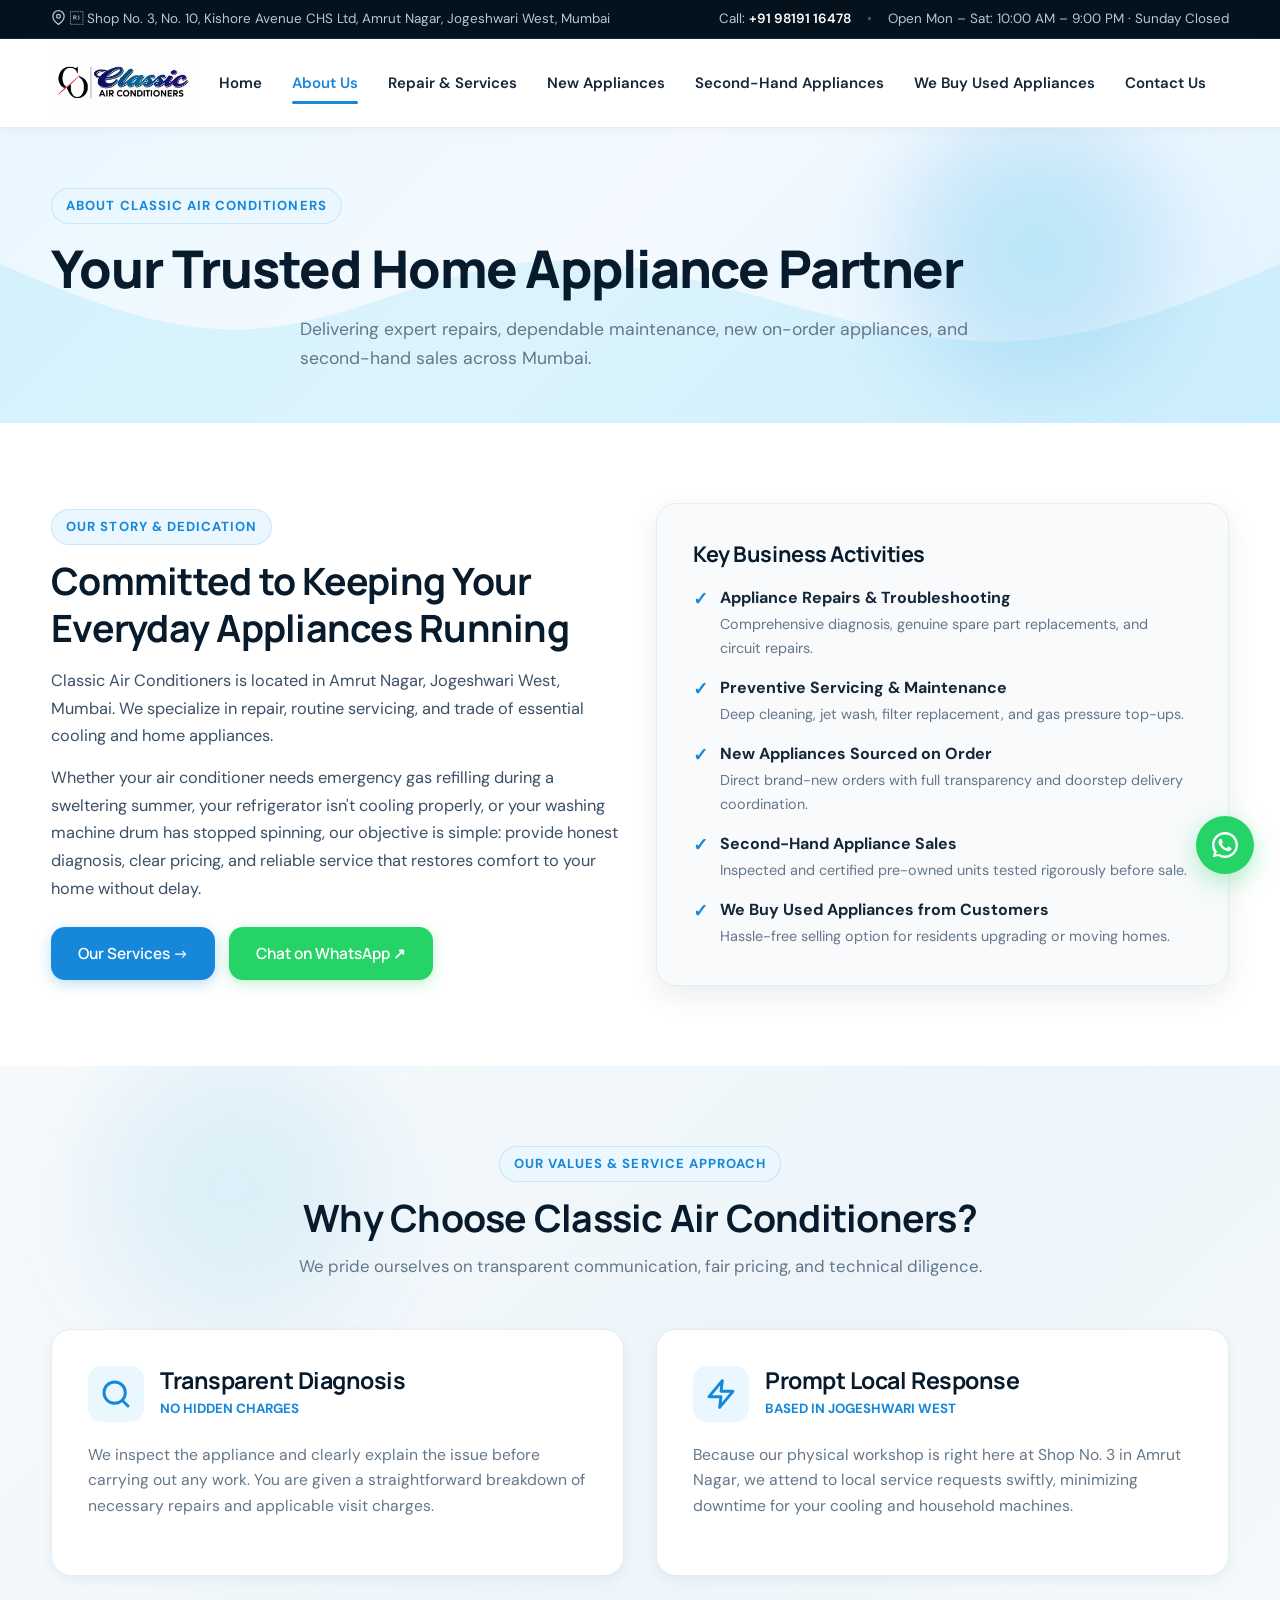
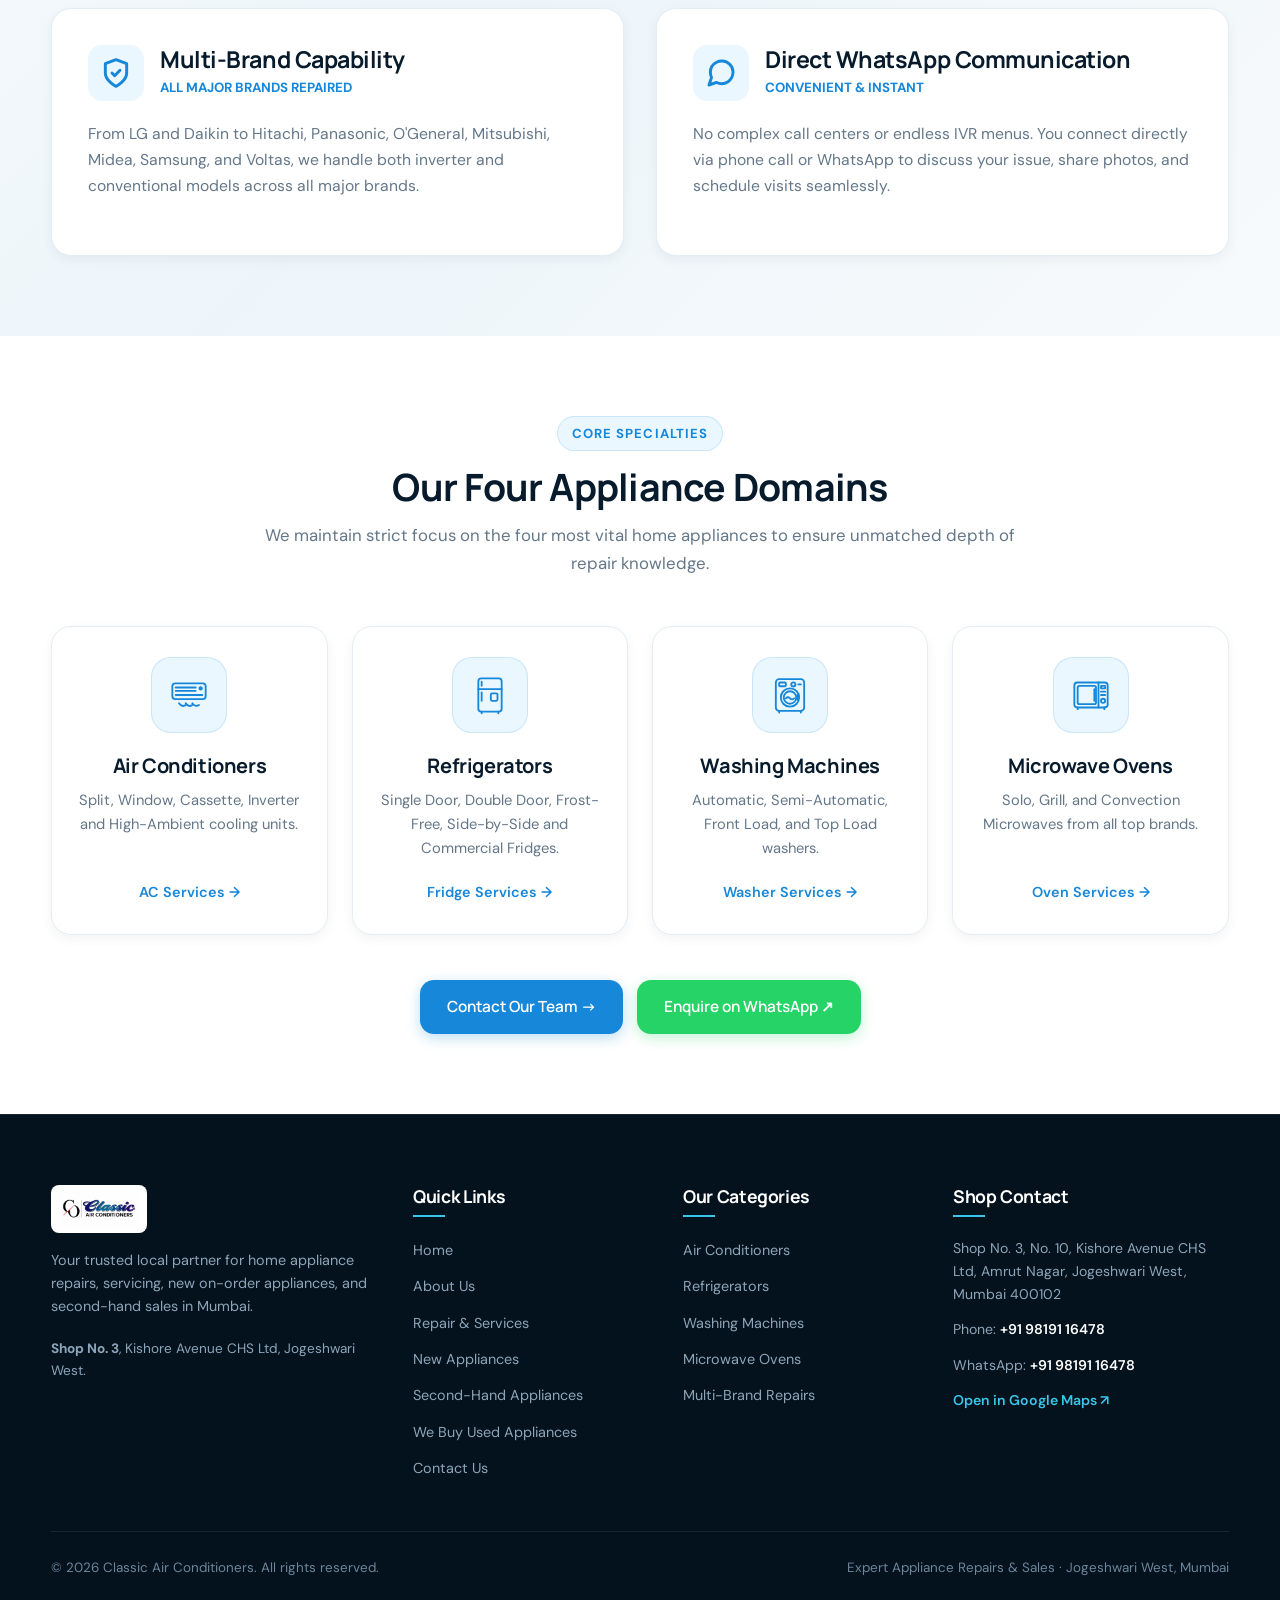
<file: about.html>
<!DOCTYPE html>
<html lang="en">
<head>
  <meta charset="UTF-8">
  <meta name="viewport" content="width=device-width, initial-scale=1.0">
  <meta name="theme-color" content="#071b2c">
  <title>About Us | Classic Air Conditioners Jogeshwari West Mumbai</title>
  <meta name="description" content="Learn about Classic Air Conditioners in Jogeshwari West, Mumbai. Our expertise in home appliance repairs, servicing, new on-order appliances, and second-hand sales.">
  
  <!-- Standalone Monogram Favicon (Image 1) -->
  <link rel="icon" type="image/png" href="assets/branding/classic-monogram.png">
  <link rel="apple-touch-icon" href="assets/branding/classic-monogram.png">
  
  <!-- Google Fonts -->
  <link rel="preconnect" href="https://fonts.googleapis.com">
  <link rel="preconnect" href="https://fonts.gstatic.com" crossorigin>
  <link href="https://fonts.googleapis.com/css2?family=DM+Sans:wght@400;500;600;700&family=Manrope:wght@600;700;800&display=swap" rel="stylesheet">
  
  <!-- Stylesheets -->
  <link rel="stylesheet" href="css/style.css">
  <link rel="stylesheet" href="css/animations.css">
  <link rel="stylesheet" href="css/responsive.css">
</head>
<body>

  <!-- Top Information Bar -->
  <div class="topbar">
    <div class="container topbar-inner">
      <div class="topbar-location">
        <span><svg viewBox="0 0 24 24" width="15" height="15" fill="none" stroke="currentColor" stroke-width="2" stroke-linecap="round" stroke-linejoin="round" style="display:inline-block;vertical-align:-2px;margin-right:4px;" aria-hidden="true"><path d="M21 10c0 7-9 13-9 13s-9-6-9-13a9 9 0 0 1 18 0z"/><circle cx="12" cy="10" r="3"/></svg> Shop No. 3, No. 10, Kishore Avenue CHS Ltd, Amrut Nagar, Jogeshwari West, Mumbai</span>
      </div>
      <div class="topbar-meta">
        <span>Call: <a href="tel:+919819116478">+91 98191 16478</a></span>
        <span class="topbar-dot">&bull;</span>
        <span>Open Mon &ndash; Sat: 10:00 AM &ndash; 9:00 PM &middot; Sunday Closed</span>
      </div>
    </div>
  </div>

  <!-- Header -->
  <header class="site-header" id="mainSiteHeader">
    <div class="container header-container">
      <a href="index.html" class="brand" aria-label="Classic Air Conditioners Homepage">
        <img src="assets/branding/classic-full-logo.png" alt="Classic Air Conditioners Logo" class="brand-logo-img">
      </a>

      <nav class="nav-menu" id="siteNavMenu" aria-label="Primary site navigation">
        <a href="index.html" class="nav-link">Home</a>
        <a href="about.html" class="nav-link active">About Us</a>
        <a href="services.html" class="nav-link">Repair &amp; Services</a>
        <a href="new-appliances.html" class="nav-link">New Appliances</a>
        <a href="second-hand.html" class="nav-link">Second-Hand Appliances</a>
        <a href="we-buy-used-appliances.html" class="nav-link">We Buy Used Appliances</a>
        <a href="contact.html" class="nav-link">Contact Us</a>
      </nav>

      <div class="header-actions">
        <button type="button" class="mobile-toggle" id="mobileMenuToggle" aria-label="Toggle mobile menu" aria-expanded="false">
          &#9776;
        </button>
      </div>
    </div>
  </header>

  <main>
    <!-- Page Hero Banner -->
    <section class="section section-ice" style="padding: 60px 0 50px;">
      <div class="container text-center">
        <div class="eyebrow">About Classic Air Conditioners</div>
        <h1>Your Trusted Home Appliance Partner</h1>
        <p style="max-width: 680px; margin: 14px auto 0; font-size: 1.1rem; color: var(--muted);">
          Delivering expert repairs, dependable maintenance, new on-order appliances, and second-hand sales across Mumbai.
        </p>
      </div>
    </section>

    <!-- Business Introduction Section -->
    <section class="section">
      <div class="container">
        <div class="services-detailed-grid" style="align-items: center;">
          <div class="reveal">
            <div class="eyebrow">Our Story &amp; Dedication</div>
            <h2>Committed to Keeping Your Everyday Appliances Running</h2>
            <p style="margin-top: 16px; font-size: 1.02rem; line-height: 1.7; color: #3b5066;">
              Classic Air Conditioners is located in Amrut Nagar, Jogeshwari West, Mumbai. We specialize in repair, routine servicing, and trade of essential cooling and home appliances.
            </p>
            <p style="margin-top: 14px; font-size: 1.02rem; line-height: 1.7; color: #3b5066;">
              Whether your air conditioner needs emergency gas refilling during a sweltering summer, your refrigerator isn't cooling properly, or your washing machine drum has stopped spinning, our objective is simple: provide honest diagnosis, clear pricing, and reliable service that restores comfort to your home without delay.
            </p>
            <div style="margin-top: 24px; display: flex; gap: 14px; flex-wrap: wrap;">
              <a href="services.html" class="btn btn-primary">Our Services &rarr;</a>
              <a href="https://wa.me/919819116478" target="_blank" rel="noopener" class="btn btn-whatsapp">Chat on WhatsApp &nearr;</a>
            </div>
          </div>

          <div class="form-card reveal delay-1" style="background: #f8fafc;">
            <h3 style="margin-bottom: 18px; color: var(--navy);">Key Business Activities</h3>
            <ul style="display: flex; flex-direction: column; gap: 14px;">
              <li style="display: flex; gap: 12px; align-items: flex-start;">
                <span style="color: var(--blue); font-weight: 700; font-size: 1.1rem;">&#10003;</span>
                <div>
                  <strong>Appliance Repairs &amp; Troubleshooting</strong>
                  <p style="font-size: 0.9rem; color: var(--muted); margin-top: 2px;">Comprehensive diagnosis, genuine spare part replacements, and circuit repairs.</p>
                </div>
              </li>
              <li style="display: flex; gap: 12px; align-items: flex-start;">
                <span style="color: var(--blue); font-weight: 700; font-size: 1.1rem;">&#10003;</span>
                <div>
                  <strong>Preventive Servicing &amp; Maintenance</strong>
                  <p style="font-size: 0.9rem; color: var(--muted); margin-top: 2px;">Deep cleaning, jet wash, filter replacement, and gas pressure top-ups.</p>
                </div>
              </li>
              <li style="display: flex; gap: 12px; align-items: flex-start;">
                <span style="color: var(--blue); font-weight: 700; font-size: 1.1rem;">&#10003;</span>
                <div>
                  <strong>New Appliances Sourced on Order</strong>
                  <p style="font-size: 0.9rem; color: var(--muted); margin-top: 2px;">Direct brand-new orders with full transparency and doorstep delivery coordination.</p>
                </div>
              </li>
              <li style="display: flex; gap: 12px; align-items: flex-start;">
                <span style="color: var(--blue); font-weight: 700; font-size: 1.1rem;">&#10003;</span>
                <div>
                  <strong>Second-Hand Appliance Sales</strong>
                  <p style="font-size: 0.9rem; color: var(--muted); margin-top: 2px;">Inspected and certified pre-owned units tested rigorously before sale.</p>
                </div>
              </li>
              <li style="display: flex; gap: 12px; align-items: flex-start;">
                <span style="color: var(--blue); font-weight: 700; font-size: 1.1rem;">&#10003;</span>
                <div>
                  <strong>We Buy Used Appliances from Customers</strong>
                  <p style="font-size: 0.9rem; color: var(--muted); margin-top: 2px;">Hassle-free selling option for residents upgrading or moving homes.</p>
                </div>
              </li>
            </ul>
          </div>
        </div>
      </div>
    </section>

    <!-- Why Choose Classic Section -->
    <section class="section section-alt">
      <div class="container">
        <div class="section-head reveal">
          <div class="eyebrow">Our Values &amp; Service Approach</div>
          <h2>Why Choose Classic Air Conditioners?</h2>
          <p>We pride ourselves on transparent communication, fair pricing, and technical diligence.</p>
        </div>

        <div class="services-detailed-grid">
          <div class="service-box reveal">
            <div class="service-box-header">
              <div class="service-box-icon"><svg viewBox="0 0 24 24" width="24" height="24" fill="none" stroke="currentColor" stroke-width="2" stroke-linecap="round" stroke-linejoin="round" aria-hidden="true"><circle cx="11" cy="11" r="8"/><line x1="21" y1="21" x2="16.65" y2="16.65"/></svg></div>
              <div>
                <h3>Transparent Diagnosis</h3>
                <small style="color: var(--blue); font-weight: 700; text-transform: uppercase;">No Hidden Charges</small>
              </div>
            </div>
            <p class="service-summary">
              We inspect the appliance and clearly explain the issue before carrying out any work. You are given a straightforward breakdown of necessary repairs and applicable visit charges.
            </p>
          </div>

          <div class="service-box reveal delay-1">
            <div class="service-box-header">
              <div class="service-box-icon"><svg viewBox="0 0 24 24" width="24" height="24" fill="none" stroke="currentColor" stroke-width="2" stroke-linecap="round" stroke-linejoin="round" aria-hidden="true"><polygon points="13 2 3 14 12 14 11 22 21 10 12 10 13 2"/></svg></div>
              <div>
                <h3>Prompt Local Response</h3>
                <small style="color: var(--blue); font-weight: 700; text-transform: uppercase;">Based in Jogeshwari West</small>
              </div>
            </div>
            <p class="service-summary">
              Because our physical workshop is right here at Shop No. 3 in Amrut Nagar, we attend to local service requests swiftly, minimizing downtime for your cooling and household machines.
            </p>
          </div>

          <div class="service-box reveal">
            <div class="service-box-header">
              <div class="service-box-icon"><svg viewBox="0 0 24 24" width="24" height="24" fill="none" stroke="currentColor" stroke-width="2" stroke-linecap="round" stroke-linejoin="round" aria-hidden="true"><path d="M12 22s8-4 8-10V5l-8-3-8 3v7c0 6 8 10 8 10z"/><path d="M9 12l2 2 4-4"/></svg></div>
              <div>
                <h3>Multi-Brand Capability</h3>
                <small style="color: var(--blue); font-weight: 700; text-transform: uppercase;">All Major Brands Repaired</small>
              </div>
            </div>
            <p class="service-summary">
              From LG and Daikin to Hitachi, Panasonic, O'General, Mitsubishi, Midea, Samsung, and Voltas, we handle both inverter and conventional models across all major brands.
            </p>
          </div>

          <div class="service-box reveal delay-1">
            <div class="service-box-header">
              <div class="service-box-icon"><svg viewBox="0 0 24 24" width="18" height="18" fill="none" stroke="currentColor" stroke-width="2" stroke-linecap="round" stroke-linejoin="round" aria-hidden="true"><path d="M21 11.5a8.38 8.38 0 0 1-.9 3.8 8.5 8.5 0 0 1-7.6 4.7 8.38 8.38 0 0 1-3.8-.9L3 21l1.9-5.7a8.38 8.38 0 0 1-.9-3.8 8.5 8.5 0 0 1 4.7-7.6 8.38 8.38 0 0 1 3.8-.9h.5a8.48 8.48 0 0 1 8 8v.5z"/></svg></div>
              <div>
                <h3>Direct WhatsApp Communication</h3>
                <small style="color: var(--blue); font-weight: 700; text-transform: uppercase;">Convenient &amp; Instant</small>
              </div>
            </div>
            <p class="service-summary">
              No complex call centers or endless IVR menus. You connect directly via phone call or WhatsApp to discuss your issue, share photos, and schedule visits seamlessly.
            </p>
          </div>
        </div>
      </div>
    </section>

    <!-- Four Appliance Focus Strip -->
    <section class="section">
      <div class="container">
        <div class="section-head reveal">
          <div class="eyebrow">Core Specialties</div>
          <h2>Our Four Appliance Domains</h2>
          <p>We maintain strict focus on the four most vital home appliances to ensure unmatched depth of repair knowledge.</p>
        </div>

        <div class="category-cards-grid">
          <div class="cat-card reveal">
            <div class="cat-card-icon"><svg viewBox="0 0 48 48" fill="none" stroke="currentColor" stroke-width="2.2" stroke-linecap="round" stroke-linejoin="round" aria-hidden="true"><rect x="4" y="10" width="40" height="19" rx="3.5" /><line x1="8" y1="15" x2="32" y2="15" /><line x1="8" y1="19" x2="32" y2="19" /><line x1="8" y1="24" x2="40" y2="24" /><circle cx="38" cy="16" r="1.5" fill="currentColor" /><path d="M12 34c2 3 5 4 8 2" /><path d="M20 34c2 3 5 4 8 2" /><path d="M28 34c2 3 5 4 8 2" /></svg></div>
            <h3>Air Conditioners</h3>
            <p>Split, Window, Cassette, Inverter and High-Ambient cooling units.</p>
            <a href="services.html#ac" style="color: var(--blue); font-weight: 600; font-size: 0.9rem;">AC Services &rarr;</a>
          </div>

          <div class="cat-card reveal delay-1">
            <div class="cat-card-icon"><svg viewBox="0 0 48 48" fill="none" stroke="currentColor" stroke-width="2.2" stroke-linecap="round" stroke-linejoin="round" aria-hidden="true"><rect x="10" y="4" width="28" height="40" rx="3.5" /><line x1="10" y1="17" x2="38" y2="17" /><line x1="14" y1="8" x2="14" y2="13" /><line x1="14" y1="21" x2="14" y2="31" /><rect x="25" y="22" width="8" height="9" rx="1.5" /><line x1="14" y1="44" x2="14" y2="46" /><line x1="34" y1="44" x2="34" y2="46" /></svg></div>
            <h3>Refrigerators</h3>
            <p>Single Door, Double Door, Frost-Free, Side-by-Side and Commercial Fridges.</p>
            <a href="services.html#refrigerator" style="color: var(--blue); font-weight: 600; font-size: 0.9rem;">Fridge Services &rarr;</a>
          </div>

          <div class="cat-card reveal delay-2">
            <div class="cat-card-icon"><svg viewBox="0 0 48 48" fill="none" stroke="currentColor" stroke-width="2.2" stroke-linecap="round" stroke-linejoin="round" aria-hidden="true"><rect x="7" y="5" width="34" height="38" rx="4" /><rect x="11" y="9" width="8" height="4.5" rx="1" /><circle cx="28" cy="11.25" r="2.5" /><line x1="34" y1="11.25" x2="37" y2="11.25" /><circle cx="24" cy="27" r="11" /><circle cx="24" cy="27" r="7.5" /><path d="M33 24v6" /><path d="M19 28c1.5-1.5 3.5-1.5 5 0s3.5 1.5 5 0" /><line x1="11" y1="43" x2="11" y2="45" /><line x1="37" y1="43" x2="37" y2="45" /></svg></div>
            <h3>Washing Machines</h3>
            <p>Automatic, Semi-Automatic, Front Load, and Top Load washers.</p>
            <a href="services.html#washing-machine" style="color: var(--blue); font-weight: 600; font-size: 0.9rem;">Washer Services &rarr;</a>
          </div>

          <div class="cat-card reveal delay-3">
            <div class="cat-card-icon"><svg viewBox="0 0 48 48" fill="none" stroke="currentColor" stroke-width="2.2" stroke-linecap="round" stroke-linejoin="round" aria-hidden="true"><rect x="4" y="9" width="40" height="30" rx="3.5" /><rect x="8" y="13" width="22" height="22" rx="2" /><line x1="33" y1="9" x2="33" y2="39" /><rect x="36" y="13" width="5" height="3" rx="0.5" /><line x1="36" y1="20" x2="41" y2="20" /><line x1="36" y1="24" x2="41" y2="24" /><circle cx="38.5" cy="31" r="2.5" /><line x1="28" y1="17" x2="28" y2="31" /><line x1="8" y1="39" x2="8" y2="41" /><line x1="40" y1="39" x2="40" y2="41" /></svg></div>
            <h3>Microwave Ovens</h3>
            <p>Solo, Grill, and Convection Microwaves from all top brands.</p>
            <a href="services.html#microwave" style="color: var(--blue); font-weight: 600; font-size: 0.9rem;">Oven Services &rarr;</a>
          </div>
        </div>

        <div style="text-align: center; margin-top: 45px;" class="reveal">
          <a href="contact.html" class="btn btn-primary">Contact Our Team &rarr;</a>
          <a href="https://wa.me/919819116478" target="_blank" rel="noopener" class="btn btn-whatsapp" style="margin-left: 10px;">Enquire on WhatsApp &nearr;</a>
        </div>
      </div>
    </section>
  </main>

  <!-- Footer -->
  <footer class="site-footer">
    <div class="container">
      <div class="footer-grid">
        <div class="footer-brand-wrap">
          <img src="assets/branding/classic-full-logo.png" alt="Classic Air Conditioners" class="footer-logo-img">
          <p class="footer-about">
            Your trusted local partner for home appliance repairs, servicing, new on-order appliances, and second-hand sales in Mumbai.
          </p>
          <p style="font-size: 0.85rem; color: #8da5ba;">
            <strong>Shop No. 3</strong>, Kishore Avenue CHS Ltd, Jogeshwari West.
          </p>
        </div>

        <div class="footer-col">
          <h4>Quick Links</h4>
          <ul class="footer-nav-list">
            <li><a href="index.html">Home</a></li>
            <li><a href="about.html">About Us</a></li>
            <li><a href="services.html">Repair &amp; Services</a></li>
            <li><a href="new-appliances.html">New Appliances</a></li>
            <li><a href="second-hand.html">Second-Hand Appliances</a></li>
            <li><a href="we-buy-used-appliances.html">We Buy Used Appliances</a></li>
            <li><a href="contact.html">Contact Us</a></li>
          </ul>
        </div>

        <div class="footer-col">
          <h4>Our Categories</h4>
          <ul class="footer-nav-list">
            <li><a href="services.html#ac">Air Conditioners</a></li>
            <li><a href="services.html#refrigerator">Refrigerators</a></li>
            <li><a href="services.html#washing-machine">Washing Machines</a></li>
            <li><a href="services.html#microwave">Microwave Ovens</a></li>
            <li><a href="services.html">Multi-Brand Repairs</a></li>
          </ul>
        </div>

        <div class="footer-col">
          <h4>Shop Contact</h4>
          <ul class="footer-contact-list">
            <li>Shop No. 3, No. 10, Kishore Avenue CHS Ltd, Amrut Nagar, Jogeshwari West, Mumbai 400102</li>
            <li>Phone: <a href="tel:+919819116478">+91 98191 16478</a></li>
            <li>WhatsApp: <a href="https://wa.me/919819116478" target="_blank" rel="noopener">+91 98191 16478</a></li>
            <li><a href="https://www.google.com/maps/search/?api=1&query=Shop+no.3+No.10+Kishore+Avenue+CHS+Ltd+Amrut+Nagar+Jogeshwari+West+Mumbai+400102" target="_blank" rel="noopener" style="color: var(--cyan);">Open in Google Maps &nearr;</a></li>
          </ul>
        </div>
      </div>

      <div class="footer-bottom">
        <p>&copy; <span id="currentYear"></span> Classic Air Conditioners. All rights reserved.</p>
        <p>Expert Appliance Repairs &amp; Sales &middot; Jogeshwari West, Mumbai</p>
      </div>
    </div>
  </footer>

  <!-- Floating WhatsApp Button -->
  <a
    href="https://wa.me/919819116478?text=Hello%20Classic%20Air%20Conditioners"
    class="floating-whatsapp"
    target="_blank"
    rel="noopener"
    aria-label="Chat with Classic Air Conditioners on WhatsApp"
  >
    <svg viewBox="0 0 32 32" aria-hidden="true">
      <path d="M16 3C8.832 3 3 8.832 3 16c0 2.53.726 4.989 2.103 7.118L3.7 28.3l5.335-1.367A12.92 12.92 0 0 0 16 29c7.168 0 13-5.832 13-13S23.168 3 16 3zm0 23.6a10.55 10.55 0 0 1-5.383-1.474l-.386-.229-3.166.811.844-3.084-.251-.399A10.55 10.55 0 0 1 5.4 16c0-5.845 4.755-10.6 10.6-10.6 5.845 0 10.6 4.755 10.6 10.6 0 5.845-4.755 10.6-10.6 10.6zm5.814-7.939c-.319-.16-1.886-.931-2.178-1.037-.292-.106-.505-.16-.717.16-.213.319-.824 1.037-1.01 1.25-.186.213-.372.239-.691.08-.319-.16-1.347-.497-2.566-1.584-.948-.846-1.589-1.891-1.775-2.21-.186-.319-.02-.491.14-.65.144-.143.319-.372.478-.558.16-.186.213-.319.319-.532.106-.213.053-.399-.027-.558-.08-.16-.717-1.728-.984-2.366-.259-.622-.522-.538-.717-.548l-.611-.011c-.213 0-.558.08-.851.399-.292.319-1.117 1.091-1.117 2.66 0 1.569 1.143 3.085 1.303 3.298.16.213 2.25 3.435 5.45 4.817.761.329 1.356.525 1.819.672.765.243 1.46.209 2.01.127.613-.092 1.886-.771 2.152-1.515.266-.745.266-1.383.186-1.515-.08-.133-.292-.213-.611-.372z"/>
    </svg>
  </a>

  <!-- JavaScript -->
  <script src="js/whatsapp.js"></script>
  <script src="js/main.js"></script>
</body>
</html>
</file>
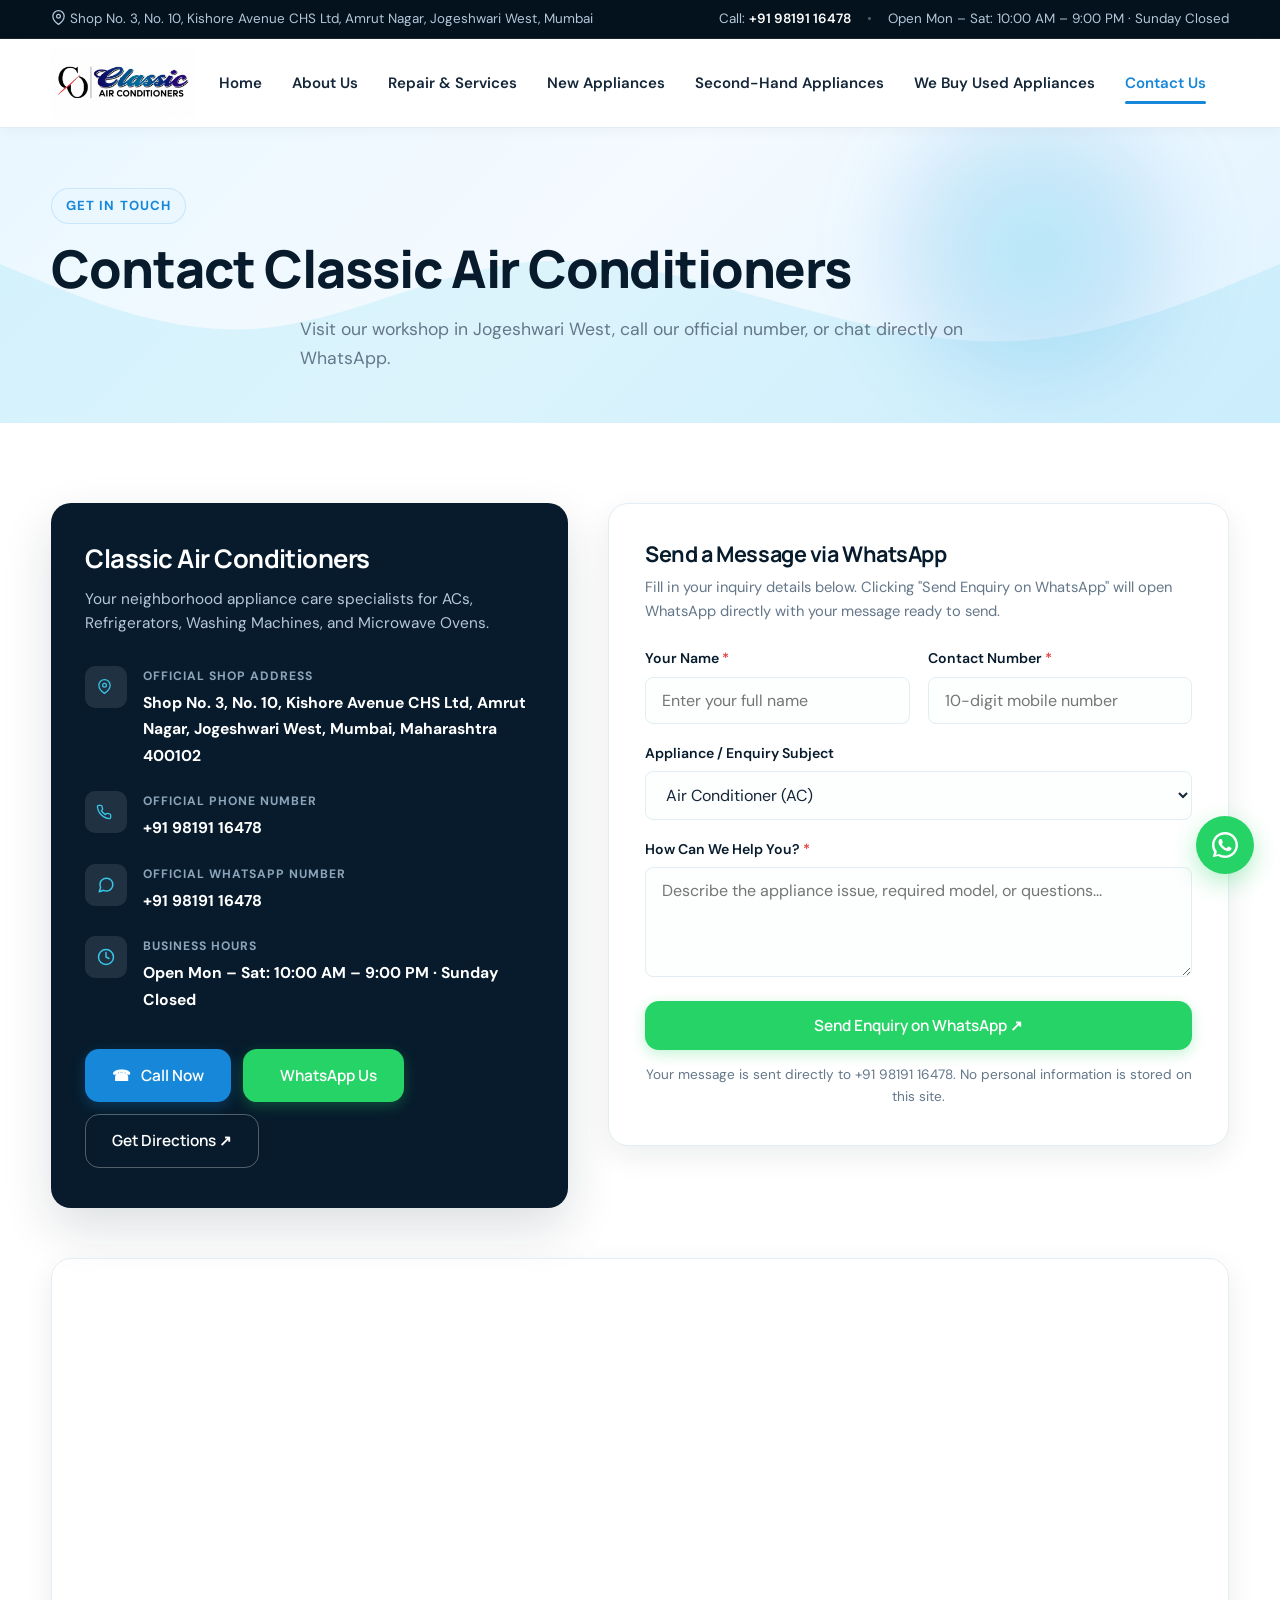
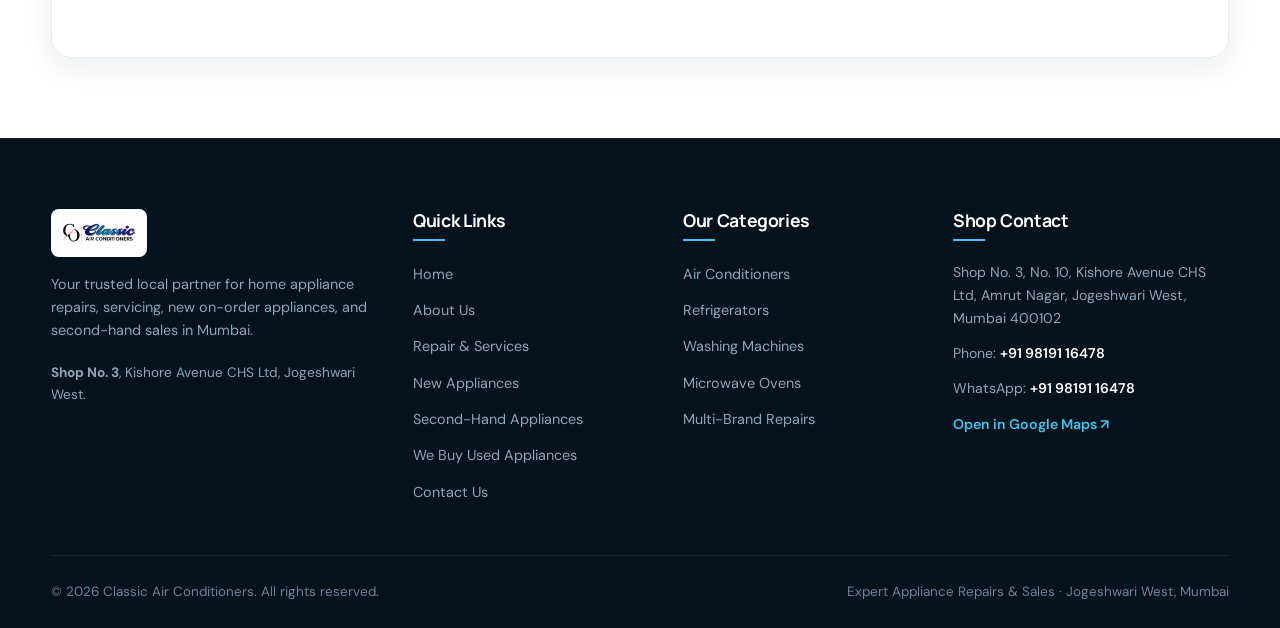
<file: contact.html>
<!DOCTYPE html>
<html lang="en">
<head>
  <meta charset="UTF-8">
  <meta name="viewport" content="width=device-width, initial-scale=1.0">
  <meta name="theme-color" content="#071b2c">
  <title>Contact Us | Classic Air Conditioners Jogeshwari West Mumbai</title>
  <meta name="description" content="Contact Classic Air Conditioners at Shop No. 3, Kishore Avenue CHS Ltd, Amrut Nagar, Jogeshwari West, Mumbai. Call +91 98191 16478 or chat on WhatsApp for repairs and appliance sales.">
  
  <!-- Standalone Monogram Favicon (Image 1) -->
  <link rel="icon" type="image/png" href="assets/branding/classic-monogram.png">
  <link rel="apple-touch-icon" href="assets/branding/classic-monogram.png">
  
  <!-- Google Fonts -->
  <link rel="preconnect" href="https://fonts.gstatic.com">
  <link rel="preconnect" href="https://fonts.gstatic.com" crossorigin>
  <link href="https://fonts.googleapis.com/css2?family=DM+Sans:wght@400;500;600;700&family=Manrope:wght@600;700;800&display=swap" rel="stylesheet">
  
  <!-- Stylesheets -->
  <link rel="stylesheet" href="css/style.css">
  <link rel="stylesheet" href="css/animations.css">
  <link rel="stylesheet" href="css/responsive.css">
</head>
<body>

  <!-- Top Information Bar -->
  <div class="topbar">
    <div class="container topbar-inner">
      <div class="topbar-location">
        <span><svg viewBox="0 0 24 24" width="15" height="15" fill="none" stroke="currentColor" stroke-width="2" stroke-linecap="round" stroke-linejoin="round" style="display:inline-block;vertical-align:-2px;margin-right:4px;" aria-hidden="true"><path d="M21 10c0 7-9 13-9 13s-9-6-9-13a9 9 0 0 1 18 0z"/><circle cx="12" cy="10" r="3"/></svg>Shop No. 3, No. 10, Kishore Avenue CHS Ltd, Amrut Nagar, Jogeshwari West, Mumbai</span>
      </div>
      <div class="topbar-meta">
        <span>Call: <a href="tel:+919819116478">+91 98191 16478</a></span>
        <span class="topbar-dot">•</span>
        <span>Open Mon &ndash; Sat: 10:00 AM &ndash; 9:00 PM &middot; Sunday Closed</span>
      </div>
    </div>
  </div>

  <!-- Header -->
  <header class="site-header" id="mainSiteHeader">
    <div class="container header-container">
      <a href="index.html" class="brand" aria-label="Classic Air Conditioners Homepage">
        <img src="assets/branding/classic-full-logo.png" alt="Classic Air Conditioners Logo" class="brand-logo-img">
      </a>

      <nav class="nav-menu" id="siteNavMenu" aria-label="Primary site navigation">
        <a href="index.html" class="nav-link">Home</a>
        <a href="about.html" class="nav-link">About Us</a>
        <a href="services.html" class="nav-link">Repair &amp; Services</a>
        <a href="new-appliances.html" class="nav-link">New Appliances</a>
        <a href="second-hand.html" class="nav-link">Second-Hand Appliances</a>
        <a href="we-buy-used-appliances.html" class="nav-link">We Buy Used Appliances</a>
        <a href="contact.html" class="nav-link active">Contact Us</a>
      </nav>

      <div class="header-actions">
        <button type="button" class="mobile-toggle" id="mobileMenuToggle" aria-label="Toggle mobile menu" aria-expanded="false">
          &#9776;
        </button>
      </div>
    </div>
  </header>

  <main>
    <!-- Page Hero Banner -->
    <section class="section section-ice" style="padding: 60px 0 50px;">
      <div class="container text-center">
        <div class="eyebrow">Get in Touch</div>
        <h1>Contact Classic Air Conditioners</h1>
        <p style="max-width: 680px; margin: 14px auto 0; font-size: 1.1rem; color: var(--muted);">
          Visit our workshop in Jogeshwari West, call our official number, or chat directly on WhatsApp.
        </p>
      </div>
    </section>

    <!-- Contact Grid Section -->
    <section class="section">
      <div class="container">
        <div class="contact-grid">
          
          <!-- Contact Information Card -->
          <div class="contact-info-card reveal">
            <h3>Classic Air Conditioners</h3>
            <p class="lead">
              Your neighborhood appliance care specialists for ACs, Refrigerators, Washing Machines, and Microwave Ovens.
            </p>

            <div class="contact-detail-list">
              <!-- Address -->
              <div class="contact-detail-item">
                <div class="contact-detail-icon"><svg viewBox="0 0 24 24" width="15" height="15" fill="none" stroke="currentColor" stroke-width="2" stroke-linecap="round" stroke-linejoin="round" style="display:inline-block;vertical-align:-2px;margin-right:4px;" aria-hidden="true"><path d="M21 10c0 7-9 13-9 13s-9-6-9-13a9 9 0 0 1 18 0z"/><circle cx="12" cy="10" r="3"/></svg></div>
                <div class="contact-detail-content">
                  <small>OFFICIAL SHOP ADDRESS</small>
                  <b>Shop No. 3, No. 10, Kishore Avenue CHS Ltd, Amrut Nagar, Jogeshwari West, Mumbai, Maharashtra 400102</b>
                </div>
              </div>

              <!-- Phone -->
              <div class="contact-detail-item">
                <div class="contact-detail-icon"><svg viewBox="0 0 24 24" width="16" height="16" fill="none" stroke="currentColor" stroke-width="2" stroke-linecap="round" stroke-linejoin="round" style="display:inline-block;vertical-align:-2px;margin-right:4px;" aria-hidden="true"><path d="M22 16.92v3a2 2 0 0 1-2.18 2 19.79 19.79 0 0 1-8.63-3.07 19.5 19.5 0 0 1-6-6 19.79 19.79 0 0 1-3.07-8.67A2 2 0 0 1 4.11 2h3a2 2 0 0 1 2 1.72 12.84 12.84 0 0 0 .7 2.81 2 2 0 0 1-.45 2.11L8.09 9.91a16 16 0 0 0 6 6l1.27-1.27a2 2 0 0 1 2.11-.45 12.84 12.84 0 0 0 2.81.7A2 2 0 0 1 22 16.92z"/></svg></div>
                <div class="contact-detail-content">
                  <small>OFFICIAL PHONE NUMBER</small>
                  <b><a href="tel:+919819116478">+91 98191 16478</a></b>
                </div>
              </div>

              <!-- WhatsApp -->
              <div class="contact-detail-item">
                <div class="contact-detail-icon"><svg viewBox="0 0 24 24" width="18" height="18" fill="none" stroke="currentColor" stroke-width="2" stroke-linecap="round" stroke-linejoin="round" aria-hidden="true"><path d="M21 11.5a8.38 8.38 0 0 1-.9 3.8 8.5 8.5 0 0 1-7.6 4.7 8.38 8.38 0 0 1-3.8-.9L3 21l1.9-5.7a8.38 8.38 0 0 1-.9-3.8 8.5 8.5 0 0 1 4.7-7.6 8.38 8.38 0 0 1 3.8-.9h.5a8.48 8.48 0 0 1 8 8v.5z"/></svg></div>
                <div class="contact-detail-content">
                  <small>OFFICIAL WHATSAPP NUMBER</small>
                  <b><a href="https://wa.me/919819116478?text=Hello%20Classic%20Air%20Conditioners" target="_blank" rel="noopener">+91 98191 16478</a></b>
                </div>
              </div>

              <!-- Working Hours -->
              <div class="contact-detail-item">
                <div class="contact-detail-icon"><svg viewBox="0 0 24 24" width="18" height="18" fill="none" stroke="currentColor" stroke-width="2" stroke-linecap="round" stroke-linejoin="round" aria-hidden="true"><circle cx="12" cy="12" r="10"/><polyline points="12 6 12 12 16 14"/></svg></div>
                <div class="contact-detail-content">
                  <small>BUSINESS HOURS</small>
                  <b>Open Mon &ndash; Sat: 10:00 AM &ndash; 9:00 PM &middot; Sunday Closed</b>
                </div>
              </div>
            </div>

            <div class="contact-actions-row">
              <a href="tel:+919819116478" class="btn btn-primary">
                <span>&#9742; </span> Call Now
              </a>
              <a href="https://wa.me/919819116478?text=Hello%20Classic%20Air%20Conditioners" target="_blank" rel="noopener" class="btn btn-whatsapp">
                <span></span> WhatsApp Us
              </a>
              <a href="https://www.google.com/maps/search/?api=1&query=Shop+no.3+No.10+Kishore+Avenue+CHS+Ltd+Amrut+Nagar+Jogeshwari+West+Mumbai+400102" target="_blank" rel="noopener" class="btn btn-outline-white">
                Get Directions &nearr;
              </a>
            </div>
          </div>

          <!-- Contact / Enquiry Form -->
          <div class="form-card reveal delay-1">
            <h3 style="margin-bottom: 8px; color: var(--navy);">Send a Message via WhatsApp</h3>
            <p style="color: var(--muted); font-size: 0.92rem; margin-bottom: 24px;">
              Fill in your inquiry details below. Clicking "Send Enquiry on WhatsApp" will open WhatsApp directly with your message ready to send.
            </p>

            <form id="generalContactForm" novalidate>
              <div class="form-grid">
                <div class="form-group">
                  <label for="contactName">Your Name <span class="req">*</span></label>
                  <input type="text" id="contactName" class="form-control" placeholder="Enter your full name" required>
                  <div class="error-message" id="contactNameError"></div>
                </div>

                <div class="form-group">
                  <label for="contactPhone">Contact Number <span class="req">*</span></label>
                  <input type="tel" id="contactPhone" class="form-control" placeholder="10-digit mobile number" maxlength="10" required>
                  <div class="error-message" id="contactPhoneError"></div>
                </div>

                <div class="form-group col-span-2">
                  <label for="contactSubject">Appliance / Enquiry Subject</label>
                  <select id="contactSubject" class="form-control">
                    <option value="Air Conditioner Enquiry">Air Conditioner (AC)</option>
                    <option value="Refrigerator Enquiry">Refrigerator</option>
                    <option value="Washing Machine Enquiry">Washing Machine</option>
                    <option value="Microwave Oven Enquiry">Microwave Oven</option>
                    <option value="New Appliance Enquiry">New Appliance Enquiry</option>
                    <option value="Second-Hand Appliance Enquiry">Second-Hand Appliance Enquiry</option>
                    <option value="Selling a Used Appliance">Selling a Used Appliance</option>
                    <option value="General Question">General Question</option>
                  </select>
                </div>

                <div class="form-group col-span-2">
                  <label for="contactMessage">How Can We Help You? <span class="req">*</span></label>
                  <textarea id="contactMessage" rows="4" class="form-control" placeholder="Describe the appliance issue, required model, or questions..." required></textarea>
                  <div class="error-message" id="contactMessageError"></div>
                </div>
              </div>

              <div style="margin-top: 24px;">
                <button type="submit" class="btn btn-whatsapp btn-block" id="contactSubmitBtn">
                  Send Enquiry on WhatsApp &nearr;
                </button>
              </div>

              <p class="form-note">
                Your message is sent directly to +91 98191 16478. No personal information is stored on this site.
              </p>
            </form>
          </div>

        </div>

        <!-- Google Maps Embed Section -->
        <div class="map-container reveal" style="margin-top: 50px;">
          <iframe
            title="Google Map showing Classic Air Conditioners at Shop No. 3, Kishore Avenue CHS Ltd, Jogeshwari West, Mumbai"
            loading="lazy"
            referrerpolicy="no-referrer-when-downgrade"
            src="https://www.google.com/maps?q=Shop%20no.3%2C%20No.10%2C%20Kishore%20Avenue%20CHS%20Ltd%2C%20Amrut%20Nagar%2C%20Jogeshwari%20West%2C%20Mumbai%20400102&output=embed"
          ></iframe>
        </div>

      </div>
    </section>
  </main>

  <!-- Footer -->
  <footer class="site-footer">
    <div class="container">
      <div class="footer-grid">
        <div class="footer-brand-wrap">
          <img src="assets/branding/classic-full-logo.png" alt="Classic Air Conditioners" class="footer-logo-img">
          <p class="footer-about">
            Your trusted local partner for home appliance repairs, servicing, new on-order appliances, and second-hand sales in Mumbai.
          </p>
          <p style="font-size: 0.85rem; color: #8da5ba;">
            <strong>Shop No. 3</strong>, Kishore Avenue CHS Ltd, Jogeshwari West.
          </p>
        </div>

        <div class="footer-col">
          <h4>Quick Links</h4>
          <ul class="footer-nav-list">
            <li><a href="index.html">Home</a></li>
            <li><a href="about.html">About Us</a></li>
            <li><a href="services.html">Repair &amp; Services</a></li>
            <li><a href="new-appliances.html">New Appliances</a></li>
            <li><a href="second-hand.html">Second-Hand Appliances</a></li>
            <li><a href="we-buy-used-appliances.html">We Buy Used Appliances</a></li>
            <li><a href="contact.html">Contact Us</a></li>
          </ul>
        </div>

        <div class="footer-col">
          <h4>Our Categories</h4>
          <ul class="footer-nav-list">
            <li><a href="services.html#ac">Air Conditioners</a></li>
            <li><a href="services.html#refrigerator">Refrigerators</a></li>
            <li><a href="services.html#washing-machine">Washing Machines</a></li>
            <li><a href="services.html#microwave">Microwave Ovens</a></li>
            <li><a href="services.html">Multi-Brand Repairs</a></li>
          </ul>
        </div>

        <div class="footer-col">
          <h4>Shop Contact</h4>
          <ul class="footer-contact-list">
            <li>Shop No. 3, No. 10, Kishore Avenue CHS Ltd, Amrut Nagar, Jogeshwari West, Mumbai 400102</li>
            <li>Phone: <a href="tel:+919819116478">+91 98191 16478</a></li>
            <li>WhatsApp: <a href="https://wa.me/919819116478" target="_blank" rel="noopener">+91 98191 16478</a></li>
            <li><a href="https://www.google.com/maps/search/?api=1&query=Shop+no.3+No.10+Kishore+Avenue+CHS+Ltd+Amrut+Nagar+Jogeshwari+West+Mumbai+400102" target="_blank" rel="noopener" style="color: var(--cyan);">Open in Google Maps &nearr;</a></li>
          </ul>
        </div>
      </div>

      <div class="footer-bottom">
        <p>&copy; <span id="currentYear"></span> Classic Air Conditioners. All rights reserved.</p>
        <p>Expert Appliance Repairs &amp; Sales &middot; Jogeshwari West, Mumbai</p>
      </div>
    </div>
  </footer>

  <!-- Floating WhatsApp Button -->
  <a
    href="https://wa.me/919819116478?text=Hello%20Classic%20Air%20Conditioners"
    class="floating-whatsapp"
    target="_blank"
    rel="noopener"
    aria-label="Chat with Classic Air Conditioners on WhatsApp"
  >
    <svg viewBox="0 0 32 32" aria-hidden="true">
      <path d="M16 3C8.832 3 3 8.832 3 16c0 2.53.726 4.989 2.103 7.118L3.7 28.3l5.335-1.367A12.92 12.92 0 0 0 16 29c7.168 0 13-5.832 13-13S23.168 3 16 3zm0 23.6a10.55 10.55 0 0 1-5.383-1.474l-.386-.229-3.166.811.844-3.084-.251-.399A10.55 10.55 0 0 1 5.4 16c0-5.845 4.755-10.6 10.6-10.6 5.845 0 10.6 4.755 10.6 10.6 0 5.845-4.755 10.6-10.6 10.6zm5.814-7.939c-.319-.16-1.886-.931-2.178-1.037-.292-.106-.505-.16-.717.16-.213.319-.824 1.037-1.01 1.25-.186.213-.372.239-.691.08-.319-.16-1.347-.497-2.566-1.584-.948-.846-1.589-1.891-1.775-2.21-.186-.319-.02-.491.14-.65.144-.143.319-.372.478-.558.16-.186.213-.319.319-.532.106-.213.053-.399-.027-.558-.08-.16-.717-1.728-.984-2.366-.259-.622-.522-.538-.717-.548l-.611-.011c-.213 0-.558.08-.851.399-.292.319-1.117 1.091-1.117 2.66 0 1.569 1.143 3.085 1.303 3.298.16.213 2.25 3.435 5.45 4.817.761.329 1.356.525 1.819.672.765.243 1.46.209 2.01.127.613-.092 1.886-.771 2.152-1.515.266-.745.266-1.383.186-1.515-.08-.133-.292-.213-.611-.372z"/>
    </svg>
  </a>

  <!-- JavaScript -->
  <script src="js/whatsapp.js"></script>
  <script src="js/main.js"></script>
</body>
</html>
</file>
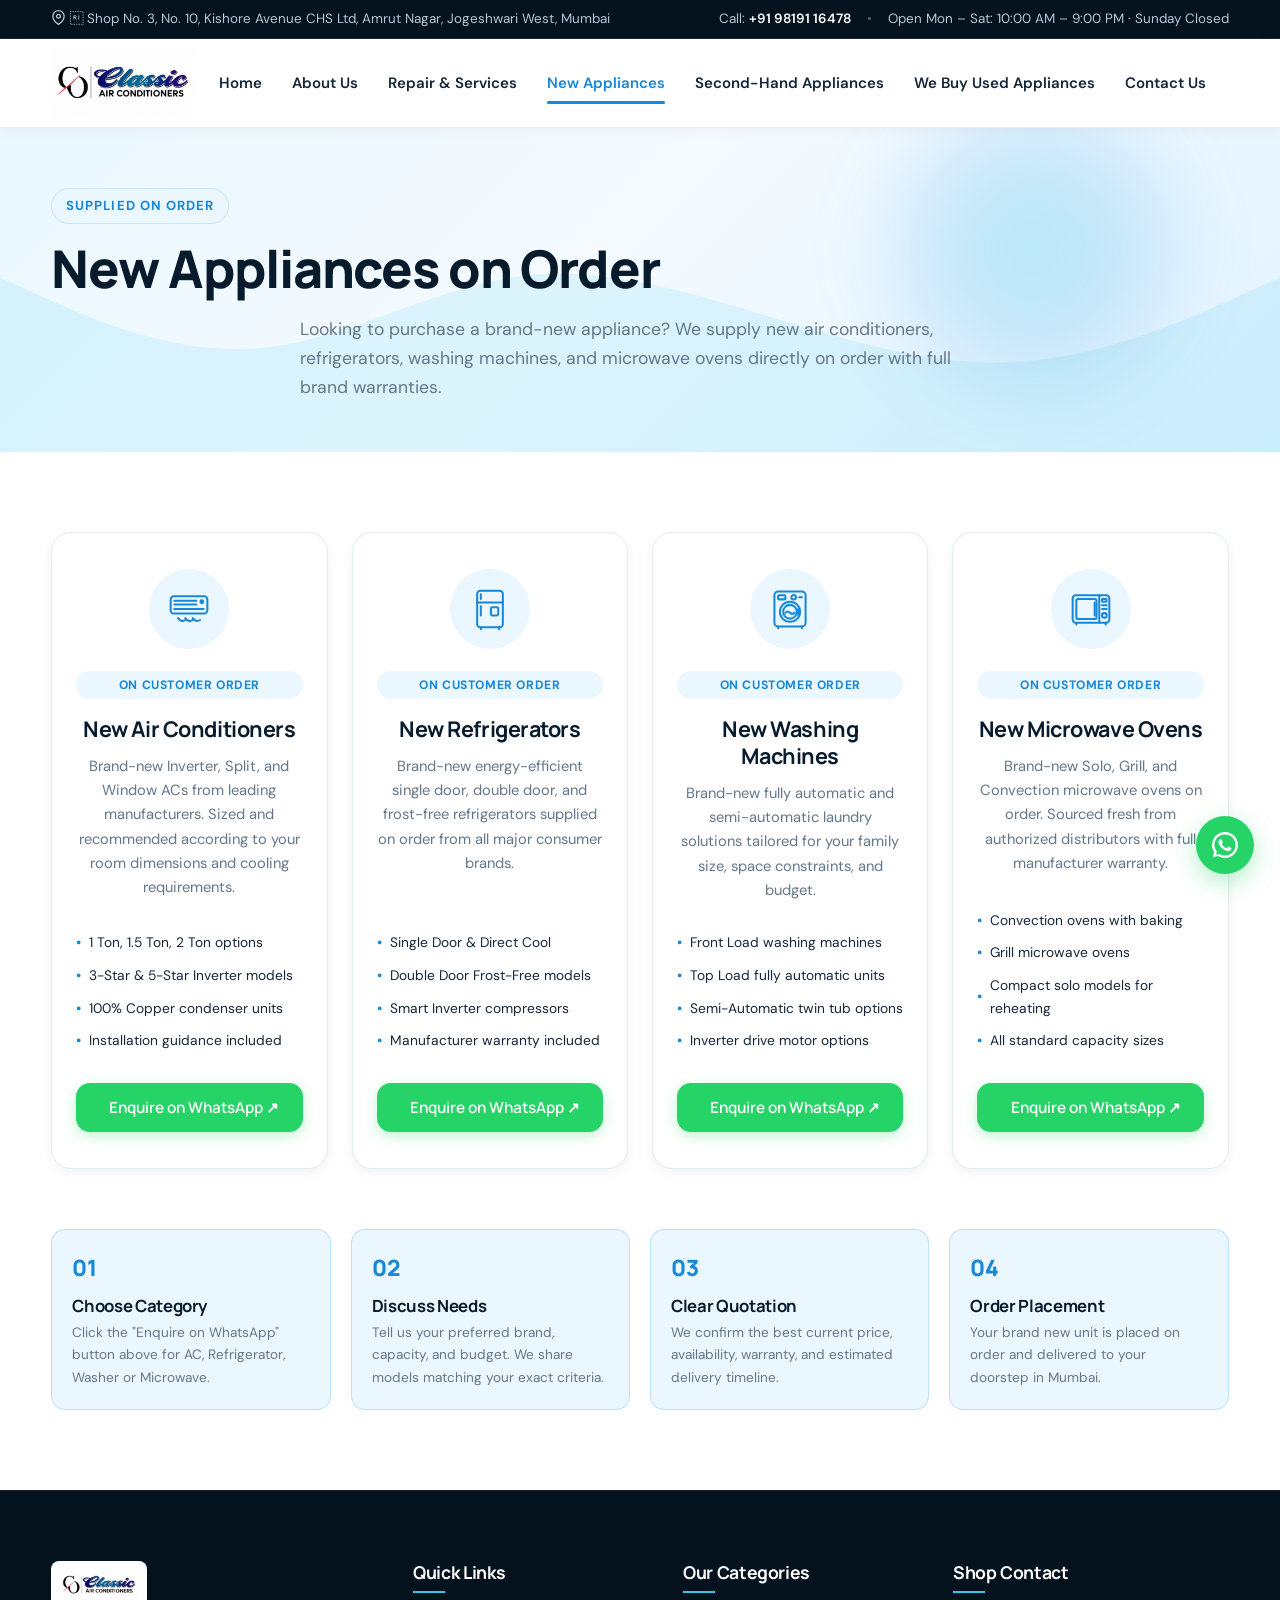
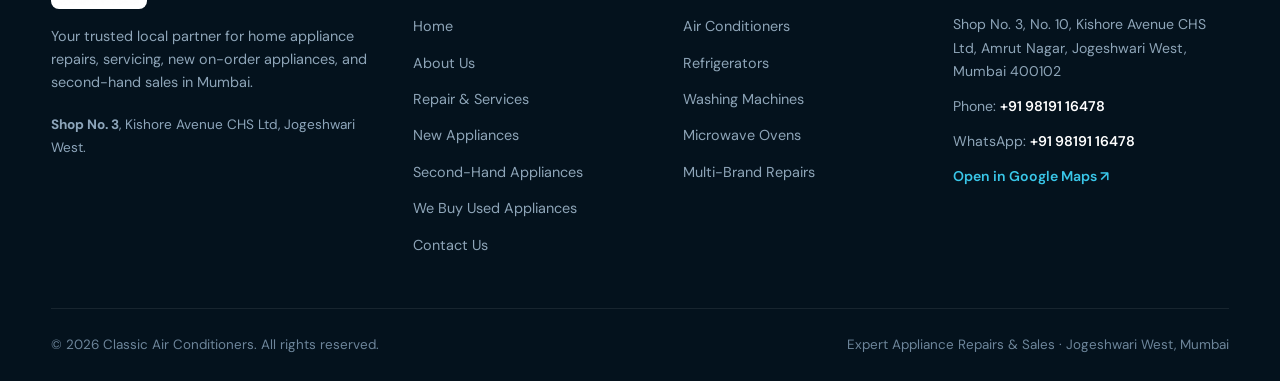
<file: new-appliances.html>
<!DOCTYPE html>
<html lang="en">
<head>
  <meta charset="UTF-8">
  <meta name="viewport" content="width=device-width, initial-scale=1.0">
  <meta name="theme-color" content="#071b2c">
  <title>New Appliances on Order | Classic Air Conditioners Mumbai</title>
  <meta name="description" content="Classic Air Conditioners supplies brand-new ACs, Refrigerators, Washing Machines, and Microwave Ovens on order. Send an enquiry on WhatsApp for current models and pricing.">
  
  <!-- Standalone Monogram Favicon (Image 1) -->
  <link rel="icon" type="image/png" href="assets/branding/classic-monogram.png">
  <link rel="apple-touch-icon" href="assets/branding/classic-monogram.png">
  
  <!-- Google Fonts -->
  <link rel="preconnect" href="https://fonts.gstatic.com" crossorigin>
  <link rel="preconnect" href="https://fonts.googleapis.com">
  <link href="https://fonts.googleapis.com/css2?family=DM+Sans:wght@400;500;600;700&family=Manrope:wght@600;700;800&display=swap" rel="stylesheet">
  
  <!-- Stylesheets -->
  <link rel="stylesheet" href="css/style.css">
  <link rel="stylesheet" href="css/animations.css">
  <link rel="stylesheet" href="css/responsive.css">
</head>
<body>

  <!-- Top Information Bar -->
  <div class="topbar">
    <div class="container topbar-inner">
      <div class="topbar-location">
        <span><svg viewBox="0 0 24 24" width="15" height="15" fill="none" stroke="currentColor" stroke-width="2" stroke-linecap="round" stroke-linejoin="round" style="display:inline-block;vertical-align:-2px;margin-right:4px;" aria-hidden="true"><path d="M21 10c0 7-9 13-9 13s-9-6-9-13a9 9 0 0 1 18 0z"/><circle cx="12" cy="10" r="3"/></svg> Shop No. 3, No. 10, Kishore Avenue CHS Ltd, Amrut Nagar, Jogeshwari West, Mumbai</span>
      </div>
      <div class="topbar-meta">
        <span>Call: <a href="tel:+919819116478">+91 98191 16478</a></span>
        <span class="topbar-dot">&bull;</span>
        <span>Open Mon &ndash; Sat: 10:00 AM &ndash; 9:00 PM &middot; Sunday Closed</span>
      </div>
    </div>
  </div>

  <!-- Header -->
  <header class="site-header" id="mainSiteHeader">
    <div class="container header-container">
      <a href="index.html" class="brand" aria-label="Classic Air Conditioners Homepage">
        <img src="assets/branding/classic-full-logo.png" alt="Classic Air Conditioners Logo" class="brand-logo-img">
      </a>

      <nav class="nav-menu" id="siteNavMenu" aria-label="Primary site navigation">
        <a href="index.html" class="nav-link">Home</a>
        <a href="about.html" class="nav-link">About Us</a>
        <a href="services.html" class="nav-link">Repair &amp; Services</a>
        <a href="new-appliances.html" class="nav-link active">New Appliances</a>
        <a href="second-hand.html" class="nav-link">Second-Hand Appliances</a>
        <a href="we-buy-used-appliances.html" class="nav-link">We Buy Used Appliances</a>
        <a href="contact.html" class="nav-link">Contact Us</a>
      </nav>

      <div class="header-actions">
        <button type="button" class="mobile-toggle" id="mobileMenuToggle" aria-label="Toggle mobile menu" aria-expanded="false">
          &#9776;
        </button>
      </div>
    </div>
  </header>

  <main>
    <!-- Page Hero Banner -->
    <section class="section section-ice" style="padding: 60px 0 50px;">
      <div class="container text-center">
        <div class="eyebrow">Supplied on Order</div>
        <h1>New Appliances on Order</h1>
        <p style="max-width: 680px; margin: 14px auto 0; font-size: 1.1rem; color: var(--muted);">
          Looking to purchase a brand-new appliance? We supply new air conditioners, refrigerators, washing machines, and microwave ovens directly on order with full brand warranties.
        </p>
      </div>
    </section>



    <!-- 4 Category Cards Section (No individual listings, no fake stock, no prices, no cart) -->
    <section class="section">
      <div class="container">
        <div class="new-appliance-grid">

          <!-- Category 1: New AC -->
          <div class="new-appliance-card reveal">
            <div class="new-app-icon"><svg viewBox="0 0 48 48" fill="none" stroke="currentColor" stroke-width="2.2" stroke-linecap="round" stroke-linejoin="round" aria-hidden="true"><rect x="4" y="10" width="40" height="19" rx="3.5" /><line x1="8" y1="15" x2="32" y2="15" /><line x1="8" y1="19" x2="32" y2="19" /><line x1="8" y1="24" x2="40" y2="24" /><circle cx="38" cy="16" r="1.5" fill="currentColor" /><path d="M12 34c2 3 5 4 8 2" /><path d="M20 34c2 3 5 4 8 2" /><path d="M28 34c2 3 5 4 8 2" /></svg></div>
            <span class="new-app-badge">On Customer Order</span>
            <h3>New Air Conditioners</h3>
            <p class="new-app-desc">
              Brand-new Inverter, Split, and Window ACs from leading manufacturers. Sized and recommended according to your room dimensions and cooling requirements.
            </p>
            <ul class="new-app-features">
              <li>1 Ton, 1.5 Ton, 2 Ton options</li>
              <li>3-Star &amp; 5-Star Inverter models</li>
              <li>100% Copper condenser units</li>
              <li>Installation guidance included</li>
            </ul>
            <div style="margin-top: auto;">
              <button 
                type="button" 
                class="btn btn-whatsapp btn-block"
                onclick="sendNewApplianceEnquiry('air conditioner')"
                aria-label="Enquire about new AC on WhatsApp"
              >
                <span></span> Enquire on WhatsApp &nearr;
              </button>
            </div>
          </div>

          <!-- Category 2: New Refrigerator -->
          <div class="new-appliance-card reveal delay-1">
            <div class="new-app-icon"><svg viewBox="0 0 48 48" fill="none" stroke="currentColor" stroke-width="2.2" stroke-linecap="round" stroke-linejoin="round" aria-hidden="true"><rect x="10" y="4" width="28" height="40" rx="3.5" /><line x1="10" y1="17" x2="38" y2="17" /><line x1="14" y1="8" x2="14" y2="13" /><line x1="14" y1="21" x2="14" y2="31" /><rect x="25" y="22" width="8" height="9" rx="1.5" /><line x1="14" y1="44" x2="14" y2="46" /><line x1="34" y1="44" x2="34" y2="46" /></svg></div>
            <span class="new-app-badge">On Customer Order</span>
            <h3>New Refrigerators</h3>
            <p class="new-app-desc">
              Brand-new energy-efficient single door, double door, and frost-free refrigerators supplied on order from all major consumer brands.
            </p>
            <ul class="new-app-features">
              <li>Single Door &amp; Direct Cool</li>
              <li>Double Door Frost-Free models</li>
              <li>Smart Inverter compressors</li>
              <li>Manufacturer warranty included</li>
            </ul>
            <div style="margin-top: auto;">
              <button 
                type="button" 
                class="btn btn-whatsapp btn-block"
                onclick="sendNewApplianceEnquiry('refrigerator')"
                aria-label="Enquire about new refrigerator on WhatsApp"
              >
                <span></span> Enquire on WhatsApp &nearr;
              </button>
            </div>
          </div>

          <!-- Category 3: New Washing Machine -->
          <div class="new-appliance-card reveal delay-2">
            <div class="new-app-icon"><svg viewBox="0 0 48 48" fill="none" stroke="currentColor" stroke-width="2.2" stroke-linecap="round" stroke-linejoin="round" aria-hidden="true"><rect x="7" y="5" width="34" height="38" rx="4" /><rect x="11" y="9" width="8" height="4.5" rx="1" /><circle cx="28" cy="11.25" r="2.5" /><line x1="34" y1="11.25" x2="37" y2="11.25" /><circle cx="24" cy="27" r="11" /><circle cx="24" cy="27" r="7.5" /><path d="M33 24v6" /><path d="M19 28c1.5-1.5 3.5-1.5 5 0s3.5 1.5 5 0" /><line x1="11" y1="43" x2="11" y2="45" /><line x1="37" y1="43" x2="37" y2="45" /></svg></div>
            <span class="new-app-badge">On Customer Order</span>
            <h3>New Washing Machines</h3>
            <p class="new-app-desc">
              Brand-new fully automatic and semi-automatic laundry solutions tailored for your family size, space constraints, and budget.
            </p>
            <ul class="new-app-features">
              <li>Front Load washing machines</li>
              <li>Top Load fully automatic units</li>
              <li>Semi-Automatic twin tub options</li>
              <li>Inverter drive motor options</li>
            </ul>
            <div style="margin-top: auto;">
              <button 
                type="button" 
                class="btn btn-whatsapp btn-block"
                onclick="sendNewApplianceEnquiry('washing machine')"
                aria-label="Enquire about new washing machine on WhatsApp"
              >
                <span></span> Enquire on WhatsApp &nearr;
              </button>
            </div>
          </div>

          <!-- Category 4: New Microwave Oven -->
          <div class="new-appliance-card reveal delay-3">
            <div class="new-app-icon"><svg viewBox="0 0 48 48" fill="none" stroke="currentColor" stroke-width="2.2" stroke-linecap="round" stroke-linejoin="round" aria-hidden="true"><rect x="4" y="9" width="40" height="30" rx="3.5" /><rect x="8" y="13" width="22" height="22" rx="2" /><line x1="33" y1="9" x2="33" y2="39" /><rect x="36" y="13" width="5" height="3" rx="0.5" /><line x1="36" y1="20" x2="41" y2="20" /><line x1="36" y1="24" x2="41" y2="24" /><circle cx="38.5" cy="31" r="2.5" /><line x1="28" y1="17" x2="28" y2="31" /><line x1="8" y1="39" x2="8" y2="41" /><line x1="40" y1="39" x2="40" y2="41" /></svg></div>
            <span class="new-app-badge">On Customer Order</span>
            <h3>New Microwave Ovens</h3>
            <p class="new-app-desc">
              Brand-new Solo, Grill, and Convection microwave ovens on order. Sourced fresh from authorized distributors with full manufacturer warranty.
            </p>
            <ul class="new-app-features">
              <li>Convection ovens with baking</li>
              <li>Grill microwave ovens</li>
              <li>Compact solo models for reheating</li>
              <li>All standard capacity sizes</li>
            </ul>
            <div style="margin-top: auto;">
              <button 
                type="button" 
                class="btn btn-whatsapp btn-block"
                onclick="sendNewApplianceEnquiry('microwave oven')"
                aria-label="Enquire about new microwave oven on WhatsApp"
              >
                <span></span> Enquire on WhatsApp &nearr;
              </button>
            </div>
          </div>

        </div>

        <!-- How Ordering Works Process -->
        <div class="sell-steps-grid reveal" style="margin-top: 60px;">
          <div class="sell-step-item" style="background: var(--ice); border-color: rgba(22, 135, 217, 0.2);">
            <div class="sell-step-num" style="color: var(--blue);">01</div>
            <h4 style="color: var(--navy);">Choose Category</h4>
            <p style="color: var(--muted);">Click the "Enquire on WhatsApp" button above for AC, Refrigerator, Washer or Microwave.</p>
          </div>
          <div class="sell-step-item" style="background: var(--ice); border-color: rgba(22, 135, 217, 0.2);">
            <div class="sell-step-num" style="color: var(--blue);">02</div>
            <h4 style="color: var(--navy);">Discuss Needs</h4>
            <p style="color: var(--muted);">Tell us your preferred brand, capacity, and budget. We share models matching your exact criteria.</p>
          </div>
          <div class="sell-step-item" style="background: var(--ice); border-color: rgba(22, 135, 217, 0.2);">
            <div class="sell-step-num" style="color: var(--blue);">03</div>
            <h4 style="color: var(--navy);">Clear Quotation</h4>
            <p style="color: var(--muted);">We confirm the best current price, availability, warranty, and estimated delivery timeline.</p>
          </div>
          <div class="sell-step-item" style="background: var(--ice); border-color: rgba(22, 135, 217, 0.2);">
            <div class="sell-step-num" style="color: var(--blue);">04</div>
            <h4 style="color: var(--navy);">Order Placement</h4>
            <p style="color: var(--muted);">Your brand new unit is placed on order and delivered to your doorstep in Mumbai.</p>
          </div>
        </div>
      </div>
    </section>
  </main>

  <!-- Footer -->
  <footer class="site-footer">
    <div class="container">
      <div class="footer-grid">
        <div class="footer-brand-wrap">
          <img src="assets/branding/classic-full-logo.png" alt="Classic Air Conditioners" class="footer-logo-img">
          <p class="footer-about">
            Your trusted local partner for home appliance repairs, servicing, new on-order appliances, and second-hand sales in Mumbai.
          </p>
          <p style="font-size: 0.85rem; color: #8da5ba;">
            <strong>Shop No. 3</strong>, Kishore Avenue CHS Ltd, Jogeshwari West.
          </p>
        </div>

        <div class="footer-col">
          <h4>Quick Links</h4>
          <ul class="footer-nav-list">
            <li><a href="index.html">Home</a></li>
            <li><a href="about.html">About Us</a></li>
            <li><a href="services.html">Repair &amp; Services</a></li>
            <li><a href="new-appliances.html">New Appliances</a></li>
            <li><a href="second-hand.html">Second-Hand Appliances</a></li>
            <li><a href="we-buy-used-appliances.html">We Buy Used Appliances</a></li>
            <li><a href="contact.html">Contact Us</a></li>
          </ul>
        </div>

        <div class="footer-col">
          <h4>Our Categories</h4>
          <ul class="footer-nav-list">
            <li><a href="services.html#ac">Air Conditioners</a></li>
            <li><a href="services.html#refrigerator">Refrigerators</a></li>
            <li><a href="services.html#washing-machine">Washing Machines</a></li>
            <li><a href="services.html#microwave">Microwave Ovens</a></li>
            <li><a href="services.html">Multi-Brand Repairs</a></li>
          </ul>
        </div>

        <div class="footer-col">
          <h4>Shop Contact</h4>
          <ul class="footer-contact-list">
            <li>Shop No. 3, No. 10, Kishore Avenue CHS Ltd, Amrut Nagar, Jogeshwari West, Mumbai 400102</li>
            <li>Phone: <a href="tel:+919819116478">+91 98191 16478</a></li>
            <li>WhatsApp: <a href="https://wa.me/919819116478" target="_blank" rel="noopener">+91 98191 16478</a></li>
            <li><a href="https://www.google.com/maps/search/?api=1&query=Shop+no.3+No.10+Kishore+Avenue+CHS+Ltd+Amrut+Nagar+Jogeshwari+West+Mumbai+400102" target="_blank" rel="noopener" style="color: var(--cyan);">Open in Google Maps &nearr;</a></li>
          </ul>
        </div>
      </div>

      <div class="footer-bottom">
        <p>&copy; <span id="currentYear"></span> Classic Air Conditioners. All rights reserved.</p>
        <p>Expert Appliance Repairs &amp; Sales &middot; Jogeshwari West, Mumbai</p>
      </div>
    </div>
  </footer>

  <!-- Floating WhatsApp Button -->
  <a
    href="https://wa.me/919819116478?text=Hello%20Classic%20Air%20Conditioners"
    class="floating-whatsapp"
    target="_blank"
    rel="noopener"
    aria-label="Chat with Classic Air Conditioners on WhatsApp"
  >
    <svg viewBox="0 0 32 32" aria-hidden="true">
      <path d="M16 3C8.832 3 3 8.832 3 16c0 2.53.726 4.989 2.103 7.118L3.7 28.3l5.335-1.367A12.92 12.92 0 0 0 16 29c7.168 0 13-5.832 13-13S23.168 3 16 3zm0 23.6a10.55 10.55 0 0 1-5.383-1.474l-.386-.229-3.166.811.844-3.084-.251-.399A10.55 10.55 0 0 1 5.4 16c0-5.845 4.755-10.6 10.6-10.6 5.845 0 10.6 4.755 10.6 10.6 0 5.845-4.755 10.6-10.6 10.6zm5.814-7.939c-.319-.16-1.886-.931-2.178-1.037-.292-.106-.505-.16-.717.16-.213.319-.824 1.037-1.01 1.25-.186.213-.372.239-.691.08-.319-.16-1.347-.497-2.566-1.584-.948-.846-1.589-1.891-1.775-2.21-.186-.319-.02-.491.14-.65.144-.143.319-.372.478-.558.16-.186.213-.319.319-.532.106-.213.053-.399-.027-.558-.08-.16-.717-1.728-.984-2.366-.259-.622-.522-.538-.717-.548l-.611-.011c-.213 0-.558.08-.851.399-.292.319-1.117 1.091-1.117 2.66 0 1.569 1.143 3.085 1.303 3.298.16.213 2.25 3.435 5.45 4.817.761.329 1.356.525 1.819.672.765.243 1.46.209 2.01.127.613-.092 1.886-.771 2.152-1.515.266-.745.266-1.383.186-1.515-.08-.133-.292-.213-.611-.372z"/>
    </svg>
  </a>

  <!-- JavaScript -->
  <script src="js/whatsapp.js"></script>
  <script src="js/main.js"></script>
</body>
</html>
</file>
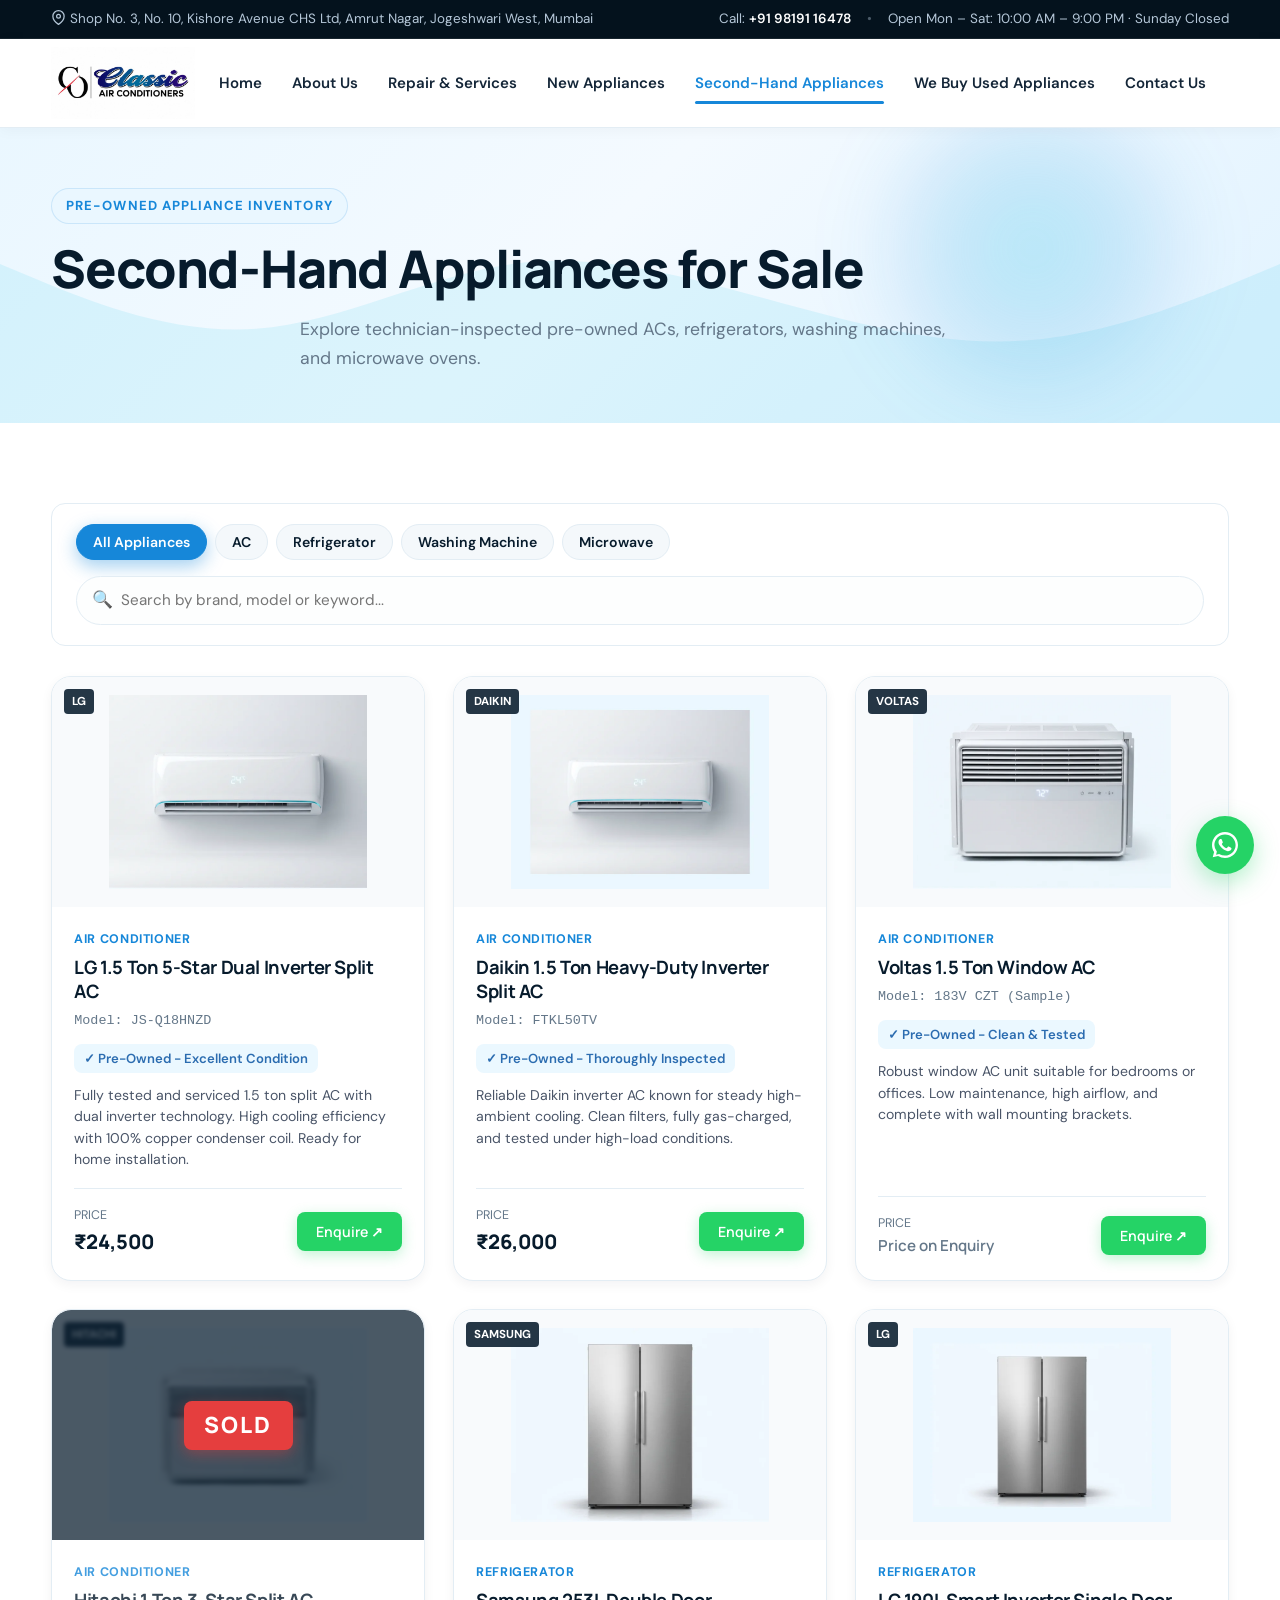
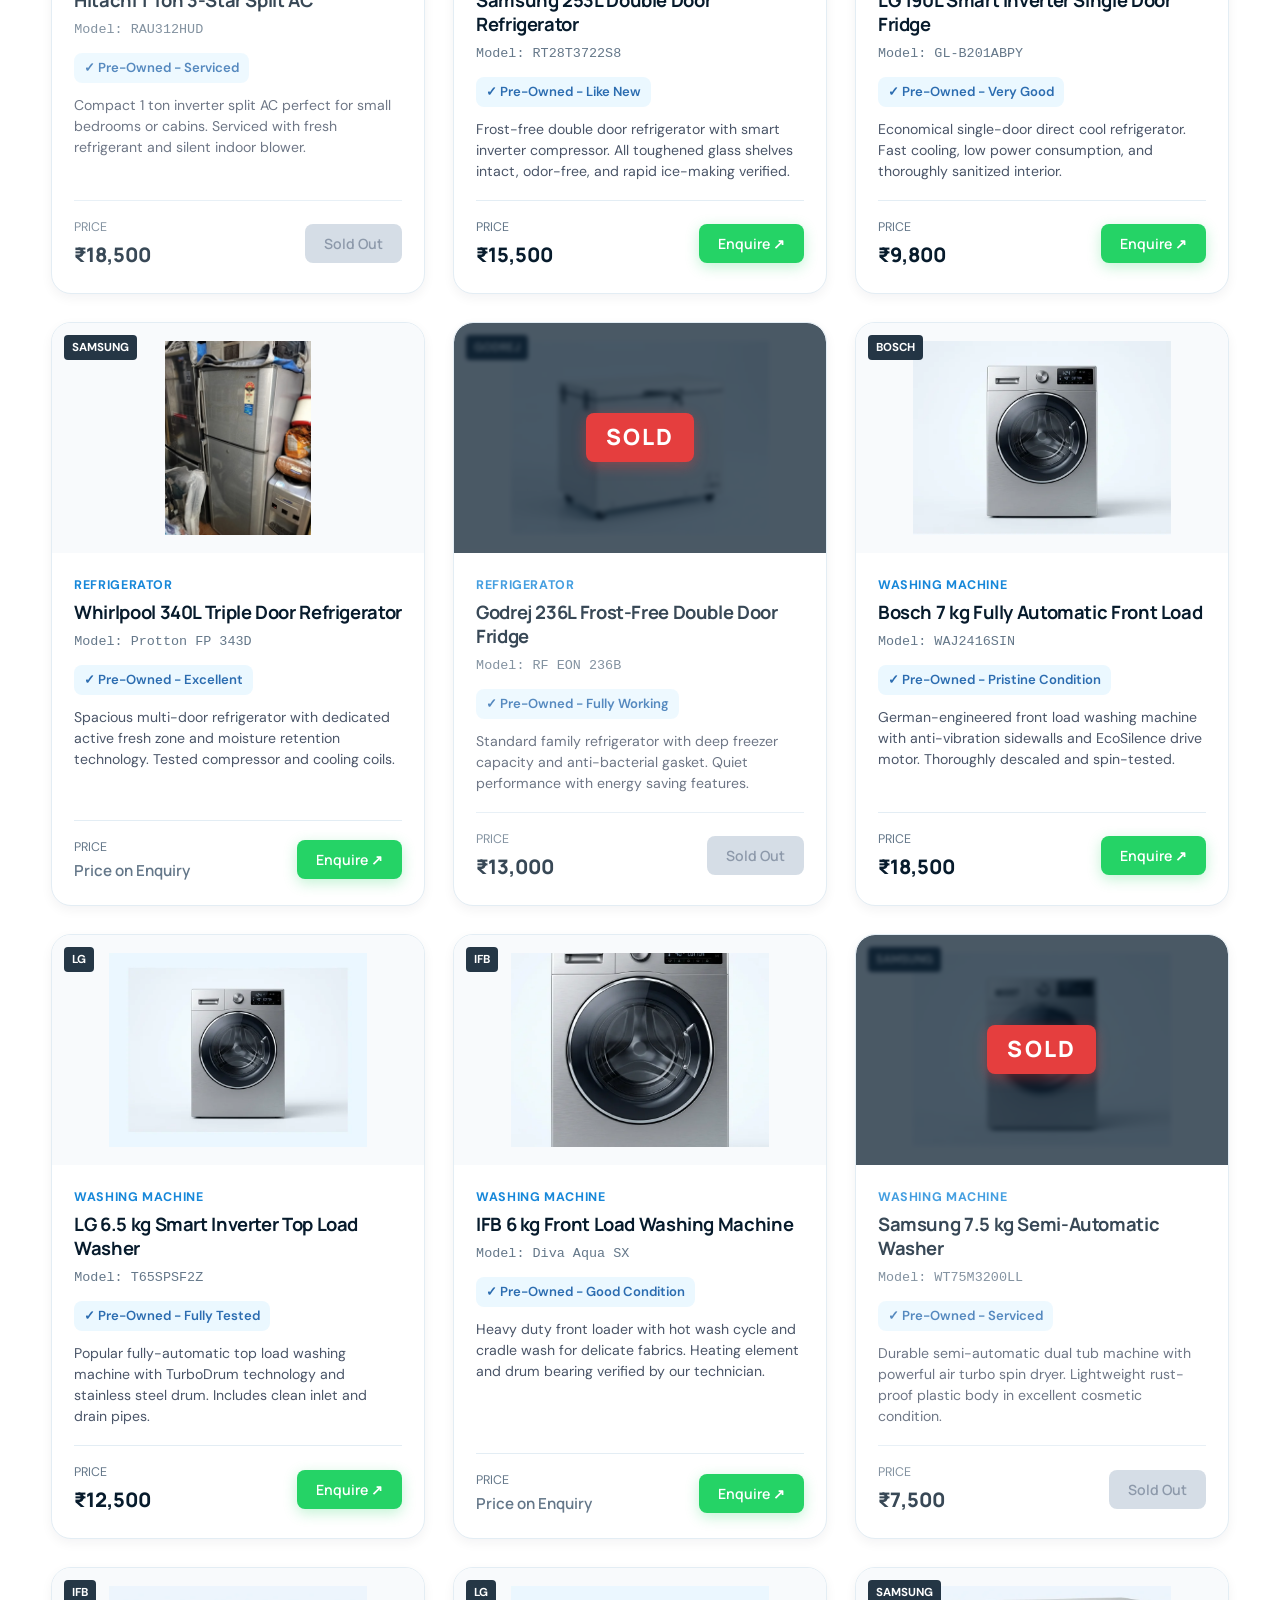
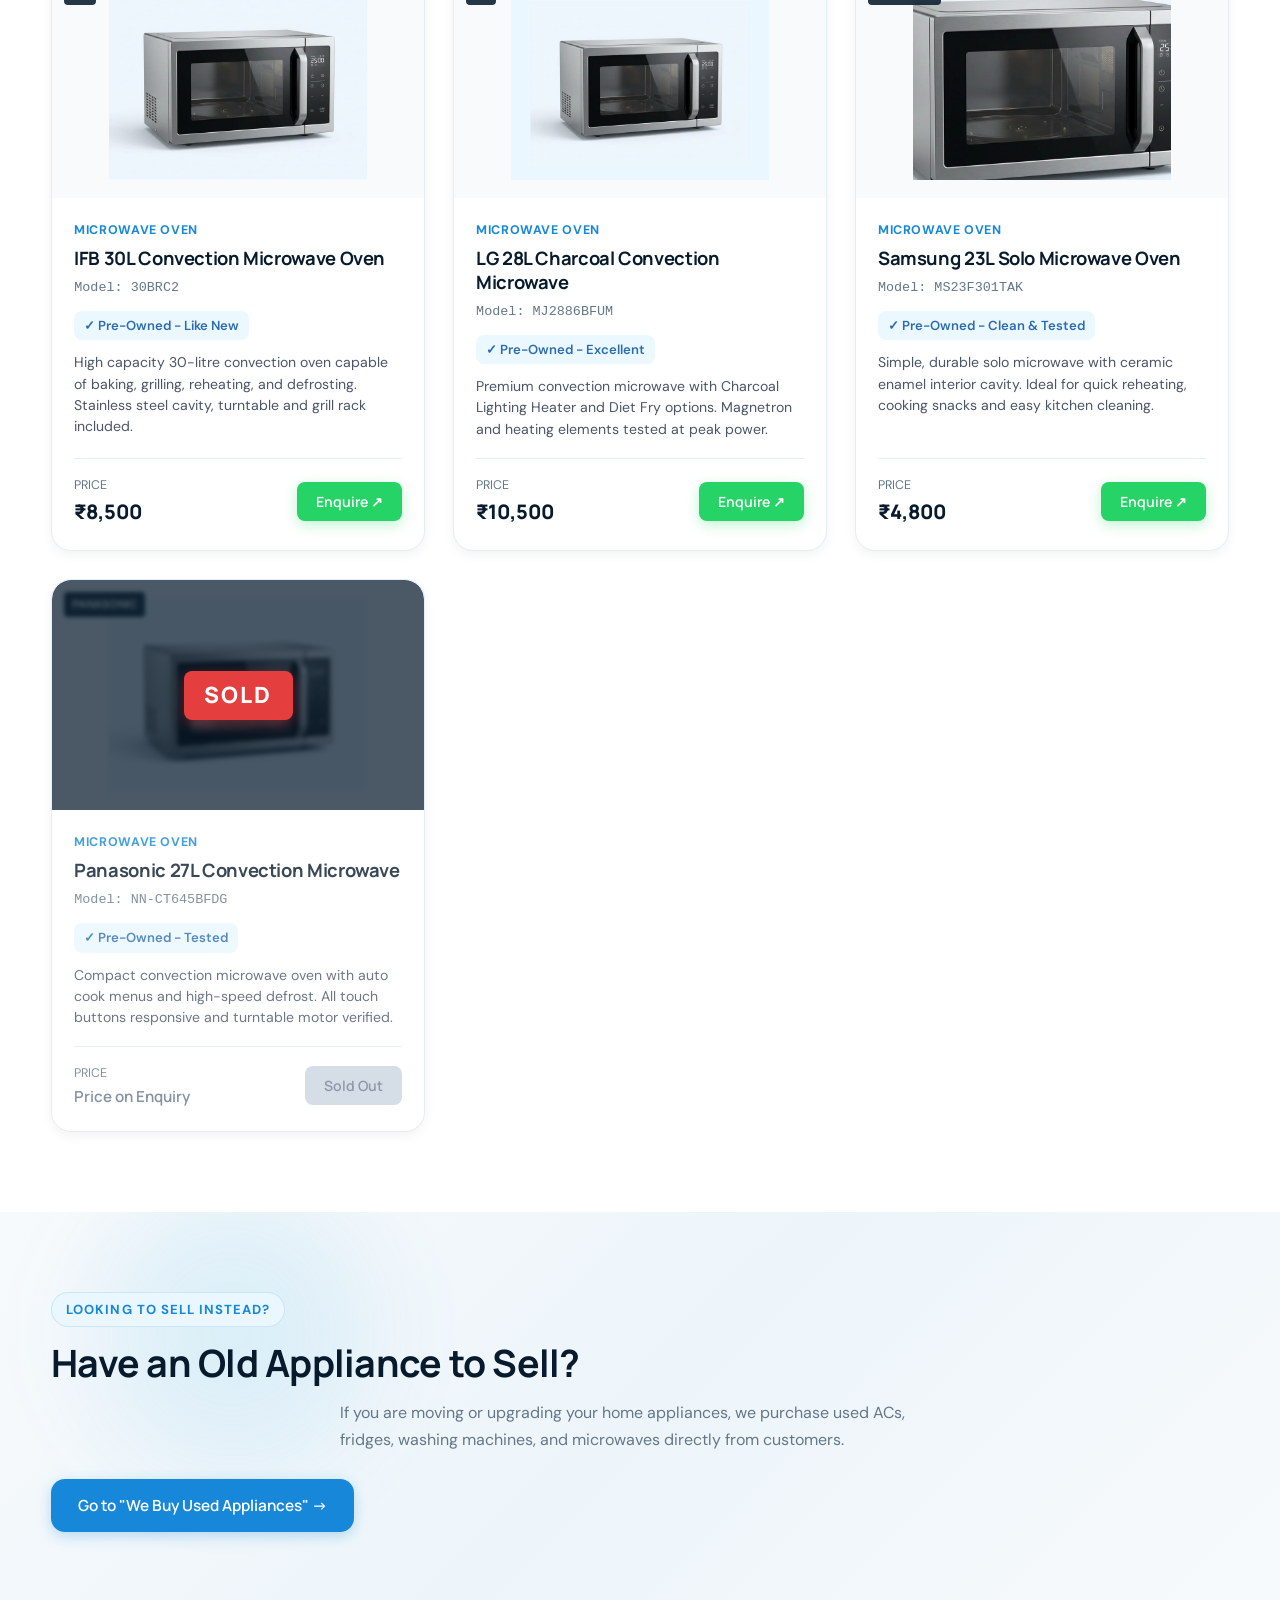
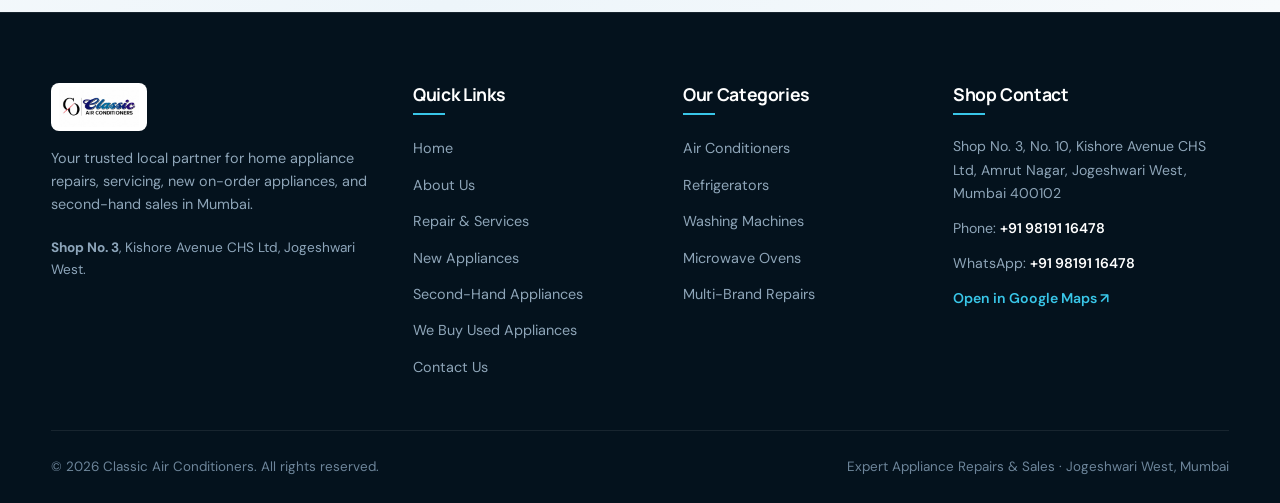
<file: second-hand.html>
<!DOCTYPE html>
<html lang="en">
<head>
  <meta charset="UTF-8">
  <meta name="viewport" content="width=device-width, initial-scale=1.0">
  <meta name="theme-color" content="#071b2c">
  <title>Second-Hand Appliances for Sale | Classic Air Conditioners Mumbai</title>
  <meta name="description" content="Explore quality second-hand ACs, Refrigerators, Washing Machines and Microwave Ovens in Mumbai. Inspected and tested pre-owned appliances at Classic Air Conditioners.">
  
  <!-- Standalone Monogram Favicon (Image 1) -->
  <link rel="icon" type="image/png" href="assets/branding/classic-monogram.png">
  <link rel="apple-touch-icon" href="assets/branding/classic-monogram.png">
  
  <!-- Google Fonts -->
  <link rel="preconnect" href="https://fonts.googleapis.com">
  <link rel="preconnect" href="https://fonts.gstatic.com" crossorigin>
  <link href="https://fonts.googleapis.com/css2?family=DM+Sans:wght@400;500;600;700&family=Manrope:wght@600;700;800&display=swap" rel="stylesheet">
  
  <!-- Stylesheets -->
  <link rel="stylesheet" href="css/style.css">
  <link rel="stylesheet" href="css/animations.css">
  <link rel="stylesheet" href="css/responsive.css">
</head>
<body>

  <!-- Top Information Bar -->
  <div class="topbar">
    <div class="container topbar-inner">
      <div class="topbar-location">
        <span><svg viewBox="0 0 24 24" width="15" height="15" fill="none" stroke="currentColor" stroke-width="2" stroke-linecap="round" stroke-linejoin="round" style="display:inline-block;vertical-align:-2px;margin-right:4px;" aria-hidden="true"><path d="M21 10c0 7-9 13-9 13s-9-6-9-13a9 9 0 0 1 18 0z"/><circle cx="12" cy="10" r="3"/></svg>Shop No. 3, No. 10, Kishore Avenue CHS Ltd, Amrut Nagar, Jogeshwari West, Mumbai</span>
      </div>
      <div class="topbar-meta">
        <span>Call: <a href="tel:+919819116478">+91 98191 16478</a></span>
        <span class="topbar-dot">•</span>
        <span>Open Mon &ndash; Sat: 10:00 AM &ndash; 9:00 PM &middot; Sunday Closed</span>
      </div>
    </div>
  </div>

  <!-- Header -->
  <header class="site-header" id="mainSiteHeader">
    <div class="container header-container">
      <a href="index.html" class="brand" aria-label="Classic Air Conditioners Homepage">
        <img src="assets/branding/classic-full-logo.png" alt="Classic Air Conditioners Logo" class="brand-logo-img">
      </a>

      <nav class="nav-menu" id="siteNavMenu" aria-label="Primary site navigation">
        <a href="index.html" class="nav-link">Home</a>
        <a href="about.html" class="nav-link">About Us</a>
        <a href="services.html" class="nav-link">Repair &amp; Services</a>
        <a href="new-appliances.html" class="nav-link">New Appliances</a>
        <a href="second-hand.html" class="nav-link active">Second-Hand Appliances</a>
        <a href="we-buy-used-appliances.html" class="nav-link">We Buy Used Appliances</a>
        <a href="contact.html" class="nav-link">Contact Us</a>
      </nav>

      <div class="header-actions">
        <button type="button" class="mobile-toggle" id="mobileMenuToggle" aria-label="Toggle mobile menu" aria-expanded="false">
          &#9776;
        </button>
      </div>
    </div>
  </header>

  <main>
    <!-- Page Hero Banner -->
    <section class="section section-ice" style="padding: 60px 0 50px;">
      <div class="container text-center">
        <div class="eyebrow">Pre-Owned Appliance Inventory</div>
        <h1>Second-Hand Appliances for Sale</h1>
        <p style="max-width: 680px; margin: 14px auto 0; font-size: 1.1rem; color: var(--muted);">
          Explore technician-inspected pre-owned ACs, refrigerators, washing machines, and microwave ovens.
        </p>
      </div>
    </section>

    <!-- Catalogue Section -->
    <section class="section">
      <div class="container">



        <!-- Filter & Search Toolbar -->
        <div class="catalogue-toolbar reveal">
          <div class="catalogue-filters" role="tablist" aria-label="Filter appliances by category">
            <button type="button" class="filter-btn active" data-category="all">All Appliances</button>
            <button type="button" class="filter-btn" data-category="ac">AC</button>
            <button type="button" class="filter-btn" data-category="refrigerator">Refrigerator</button>
            <button type="button" class="filter-btn" data-category="washing-machine">Washing Machine</button>
            <button type="button" class="filter-btn" data-category="microwave">Microwave</button>
          </div>

          <div class="catalogue-search-wrap">
            <span class="catalogue-search-icon" aria-hidden="true">🔍</span>
            <input 
              type="search" 
              id="catalogueSearchInput" 
              class="catalogue-search" 
              placeholder="Search by brand, model or keyword..."
              aria-label="Search second-hand appliances"
            >
          </div>
        </div>

        <!-- Dynamic Product Grid (Generated via js/products.js) -->
        <div class="product-grid" id="productsGrid" aria-live="polite">
          <!-- Dynamically populated by js/products.js -->
        </div>

      </div>
    </section>

    <!-- Want to sell your own used appliance banner -->
    <section class="section section-alt">
      <div class="container text-center reveal">
        <div class="eyebrow">Looking to Sell Instead?</div>
        <h2>Have an Old Appliance to Sell?</h2>
        <p style="max-width: 600px; margin: 14px auto 26px; color: var(--muted);">
          If you are moving or upgrading your home appliances, we purchase used ACs, fridges, washing machines, and microwaves directly from customers.
        </p>
        <a href="we-buy-used-appliances.html" class="btn btn-primary">
          Go to "We Buy Used Appliances" &rarr;
        </a>
      </div>
    </section>
  </main>

  <!-- Footer -->
  <footer class="site-footer">
    <div class="container">
      <div class="footer-grid">
        <div class="footer-brand-wrap">
          <img src="assets/branding/classic-full-logo.png" alt="Classic Air Conditioners" class="footer-logo-img">
          <p class="footer-about">
            Your trusted local partner for home appliance repairs, servicing, new on-order appliances, and second-hand sales in Mumbai.
          </p>
          <p style="font-size: 0.85rem; color: #8da5ba;">
            <strong>Shop No. 3</strong>, Kishore Avenue CHS Ltd, Jogeshwari West.
          </p>
        </div>

        <div class="footer-col">
          <h4>Quick Links</h4>
          <ul class="footer-nav-list">
            <li><a href="index.html">Home</a></li>
            <li><a href="about.html">About Us</a></li>
            <li><a href="services.html">Repair &amp; Services</a></li>
            <li><a href="new-appliances.html">New Appliances</a></li>
            <li><a href="second-hand.html">Second-Hand Appliances</a></li>
            <li><a href="we-buy-used-appliances.html">We Buy Used Appliances</a></li>
            <li><a href="contact.html">Contact Us</a></li>
          </ul>
        </div>

        <div class="footer-col">
          <h4>Our Categories</h4>
          <ul class="footer-nav-list">
            <li><a href="services.html#ac">Air Conditioners</a></li>
            <li><a href="services.html#refrigerator">Refrigerators</a></li>
            <li><a href="services.html#washing-machine">Washing Machines</a></li>
            <li><a href="services.html#microwave">Microwave Ovens</a></li>
            <li><a href="services.html">Multi-Brand Repairs</a></li>
          </ul>
        </div>

        <div class="footer-col">
          <h4>Shop Contact</h4>
          <ul class="footer-contact-list">
            <li>Shop No. 3, No. 10, Kishore Avenue CHS Ltd, Amrut Nagar, Jogeshwari West, Mumbai 400102</li>
            <li>Phone: <a href="tel:+919819116478">+91 98191 16478</a></li>
            <li>WhatsApp: <a href="https://wa.me/919819116478" target="_blank" rel="noopener">+91 98191 16478</a></li>
            <li><a href="https://www.google.com/maps/search/?api=1&query=Shop+no.3+No.10+Kishore+Avenue+CHS+Ltd+Amrut+Nagar+Jogeshwari+West+Mumbai+400102" target="_blank" rel="noopener" style="color: var(--cyan);">Open in Google Maps &nearr;</a></li>
          </ul>
        </div>
      </div>

      <div class="footer-bottom">
        <p>&copy; <span id="currentYear"></span> Classic Air Conditioners. All rights reserved.</p>
        <p>Expert Appliance Repairs &amp; Sales &middot; Jogeshwari West, Mumbai</p>
      </div>
    </div>
  </footer>

  <!-- Floating WhatsApp Button -->
  <a
    href="https://wa.me/919819116478?text=Hello%20Classic%20Air%20Conditioners"
    class="floating-whatsapp"
    target="_blank"
    rel="noopener"
    aria-label="Chat with Classic Air Conditioners on WhatsApp"
  >
    <svg viewBox="0 0 32 32" aria-hidden="true">
      <path d="M16 3C8.832 3 3 8.832 3 16c0 2.53.726 4.989 2.103 7.118L3.7 28.3l5.335-1.367A12.92 12.92 0 0 0 16 29c7.168 0 13-5.832 13-13S23.168 3 16 3zm0 23.6a10.55 10.55 0 0 1-5.383-1.474l-.386-.229-3.166.811.844-3.084-.251-.399A10.55 10.55 0 0 1 5.4 16c0-5.845 4.755-10.6 10.6-10.6 5.845 0 10.6 4.755 10.6 10.6 0 5.845-4.755 10.6-10.6 10.6zm5.814-7.939c-.319-.16-1.886-.931-2.178-1.037-.292-.106-.505-.16-.717.16-.213.319-.824 1.037-1.01 1.25-.186.213-.372.239-.691.08-.319-.16-1.347-.497-2.566-1.584-.948-.846-1.589-1.891-1.775-2.21-.186-.319-.02-.491.14-.65.144-.143.319-.372.478-.558.16-.186.213-.319.319-.532.106-.213.053-.399-.027-.558-.08-.16-.717-1.728-.984-2.366-.259-.622-.522-.538-.717-.548l-.611-.011c-.213 0-.558.08-.851.399-.292.319-1.117 1.091-1.117 2.66 0 1.569 1.143 3.085 1.303 3.298.16.213 2.25 3.435 5.45 4.817.761.329 1.356.525 1.819.672.765.243 1.46.209 2.01.127.613-.092 1.886-.771 2.152-1.515.266-.745.266-1.383.186-1.515-.08-.133-.292-.213-.611-.372z"/>
    </svg>
  </a>

  <!-- JavaScript -->
  <script src="js/whatsapp.js"></script>
  <script src="js/products.js"></script>
  <script src="js/main.js"></script>
</body>
</html>
</file>
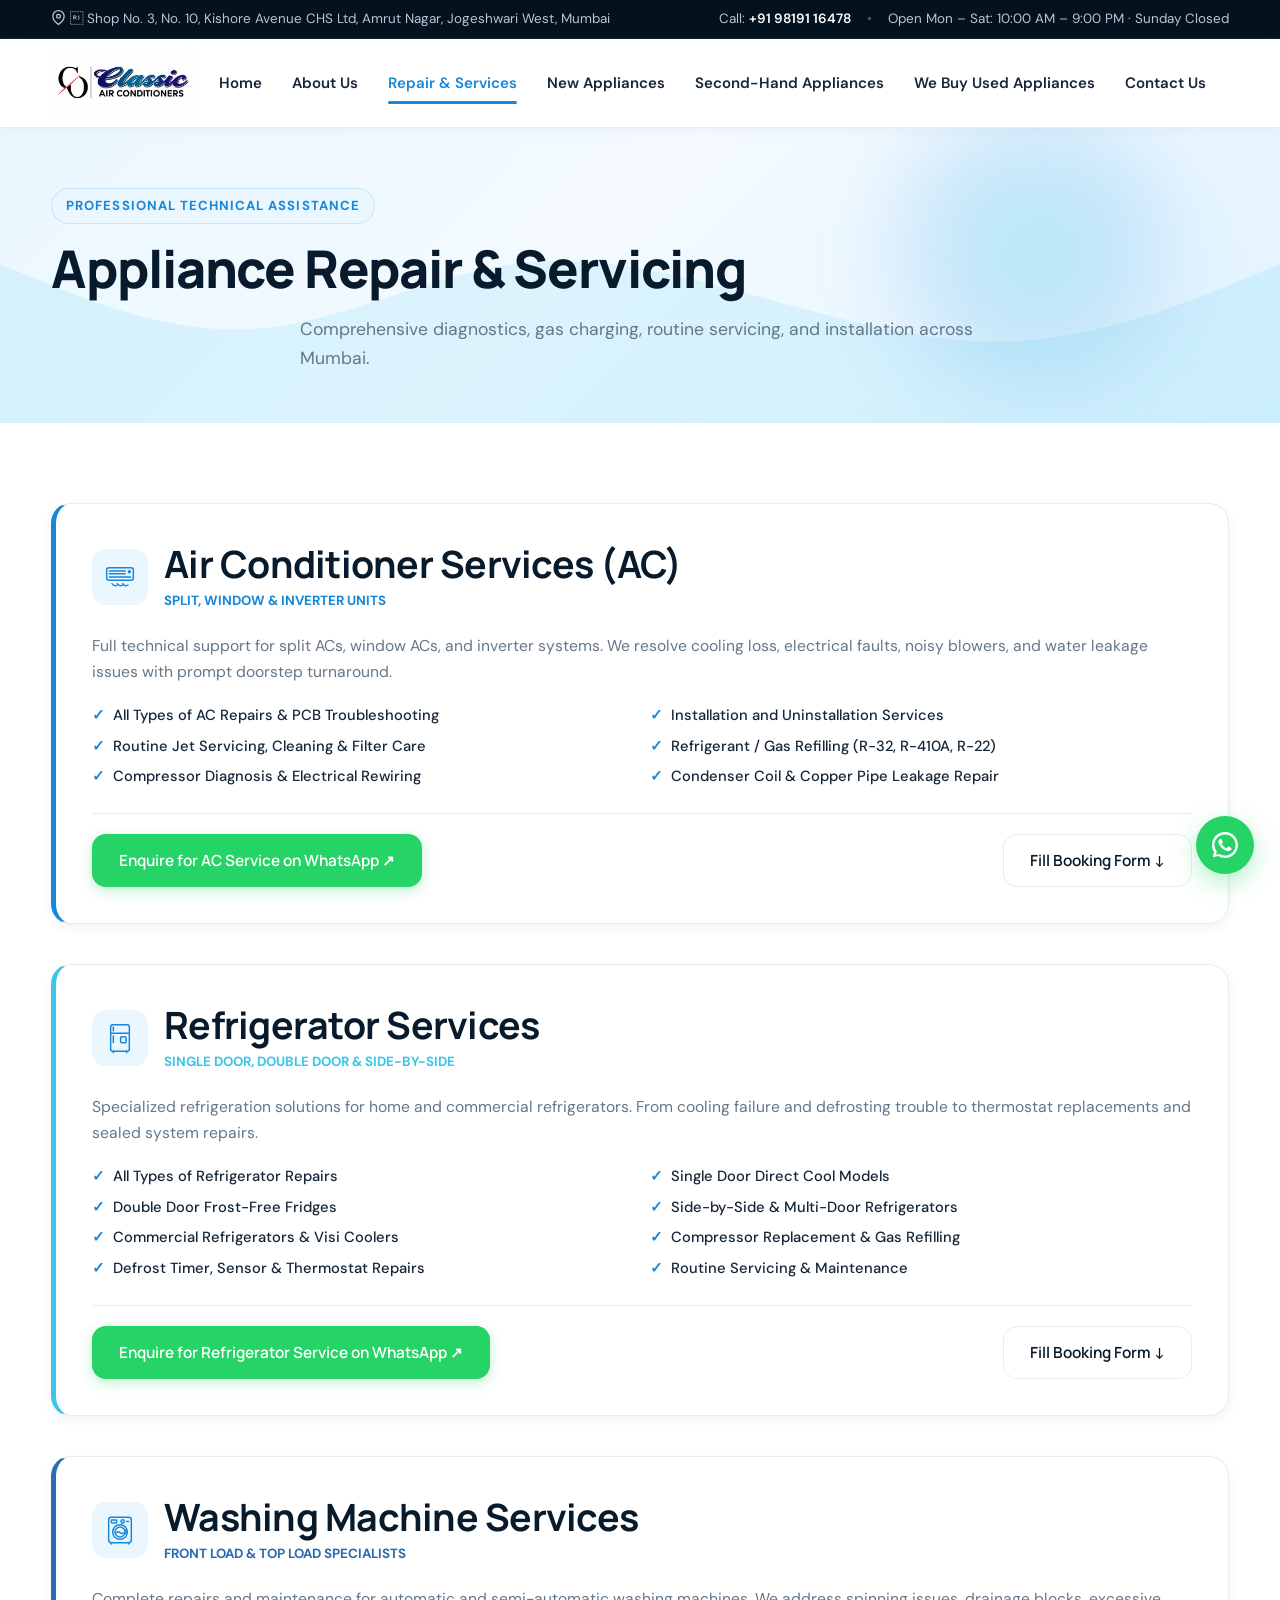
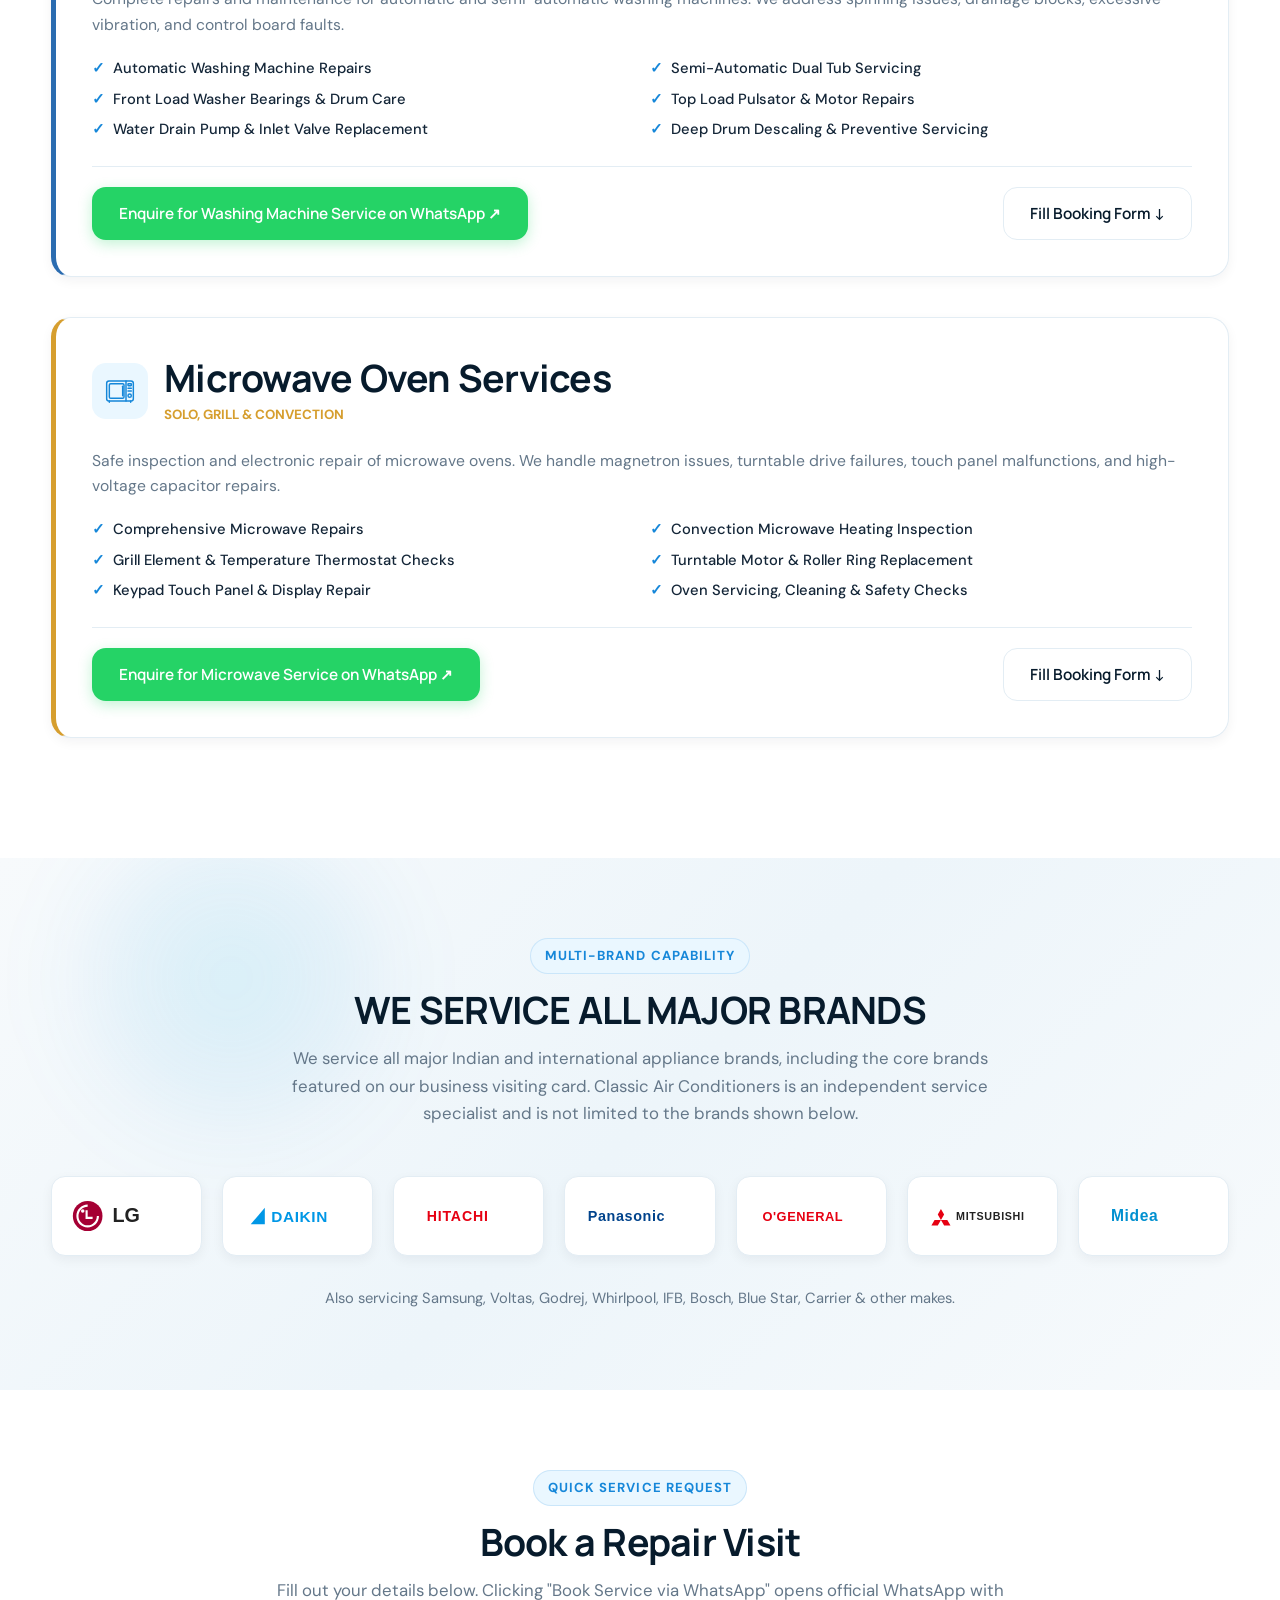
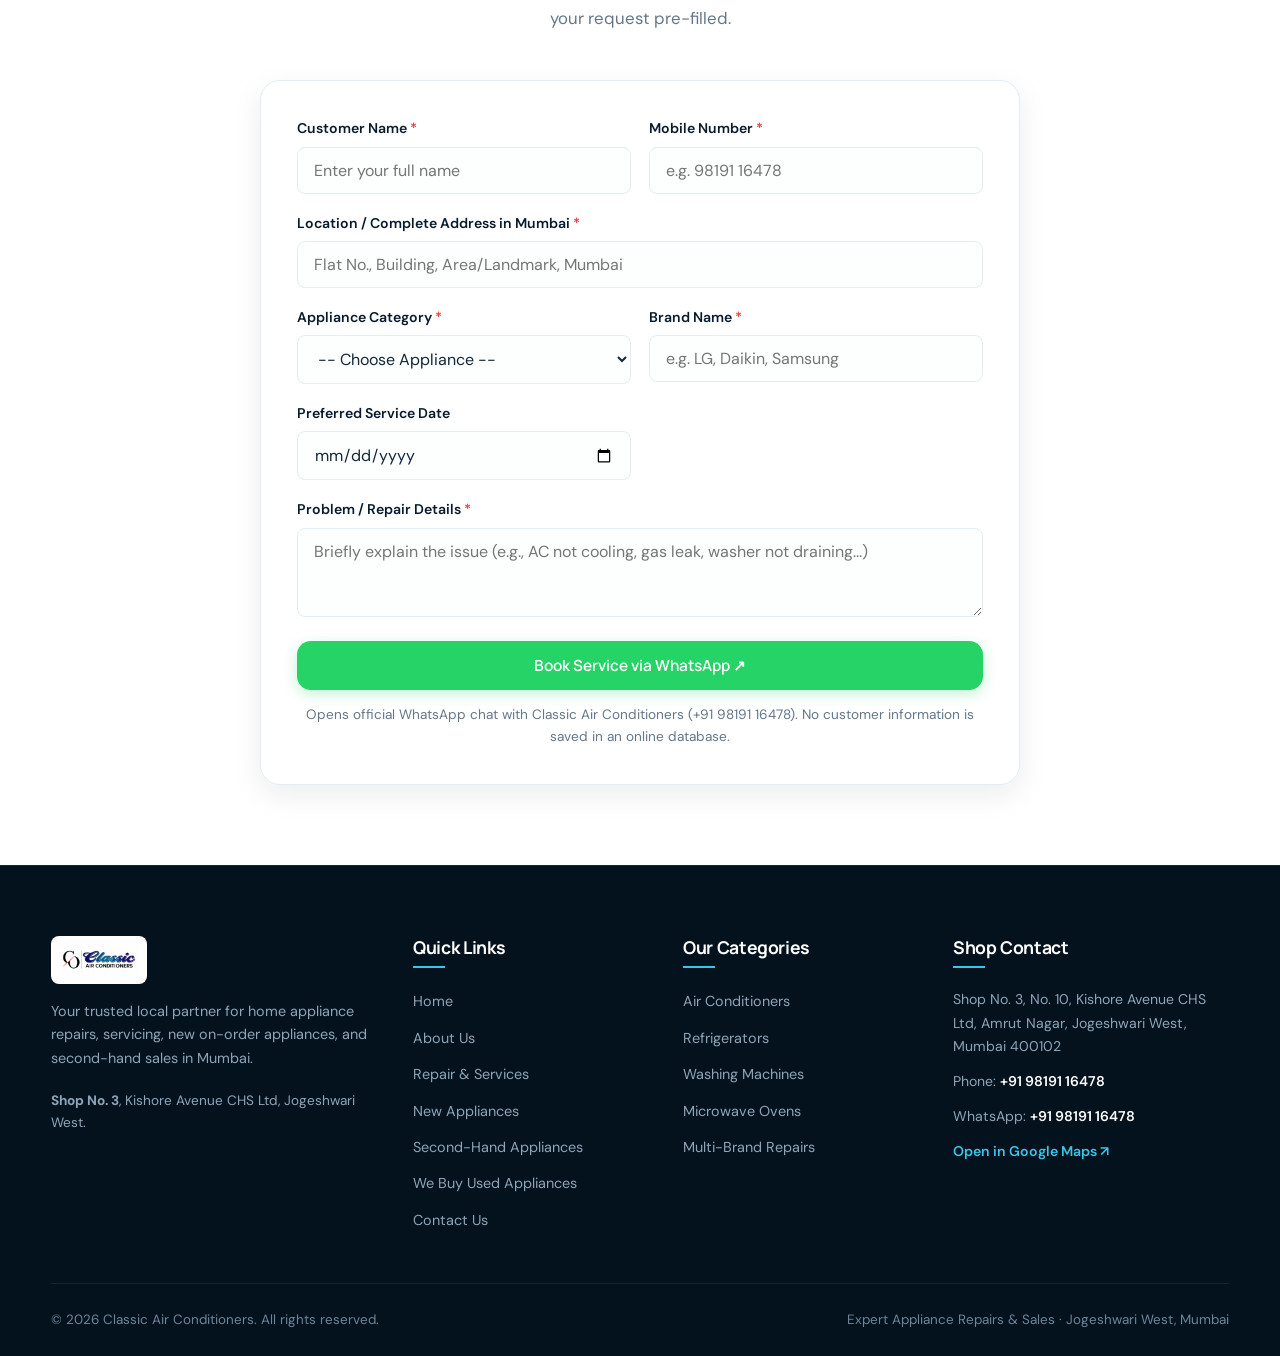
<file: services.html>
<!DOCTYPE html>
<html lang="en">
<head>
  <meta charset="UTF-8">
  <meta name="viewport" content="width=device-width, initial-scale=1.0">
  <meta name="theme-color" content="#071b2c">
  <title>Appliance Repair &amp; Servicing | Classic Air Conditioners Mumbai</title>
  <meta name="description" content="Professional repair, gas refilling, installation and maintenance for ACs, Refrigerators, Washing Machines and Microwaves in Jogeshwari West, Mumbai. Call +91 98191 16478.">
  
  <!-- Standalone Monogram Favicon (Image 1) -->
  <link rel="icon" type="image/png" href="assets/branding/classic-monogram.png">
  <link rel="apple-touch-icon" href="assets/branding/classic-monogram.png">
  
  <!-- Google Fonts -->
  <link rel="preconnect" href="https://fonts.googleapis.com">
  <link rel="preconnect" href="https://fonts.gstatic.com" crossorigin>
  <link href="https://fonts.googleapis.com/css2?family=DM+Sans:wght@400;500;600;700&family=Manrope:wght@600;700;800&display=swap" rel="stylesheet">
  
  <!-- Stylesheets -->
  <link rel="stylesheet" href="css/style.css">
  <link rel="stylesheet" href="css/animations.css">
  <link rel="stylesheet" href="css/responsive.css">
</head>
<body>

  <!-- Top Information Bar -->
  <div class="topbar">
    <div class="container topbar-inner">
      <div class="topbar-location">
        <span><svg viewBox="0 0 24 24" width="15" height="15" fill="none" stroke="currentColor" stroke-width="2" stroke-linecap="round" stroke-linejoin="round" style="display:inline-block;vertical-align:-2px;margin-right:4px;" aria-hidden="true"><path d="M21 10c0 7-9 13-9 13s-9-6-9-13a9 9 0 0 1 18 0z"/><circle cx="12" cy="10" r="3"/></svg> Shop No. 3, No. 10, Kishore Avenue CHS Ltd, Amrut Nagar, Jogeshwari West, Mumbai</span>
      </div>
      <div class="topbar-meta">
        <span>Call: <a href="tel:+919819116478">+91 98191 16478</a></span>
        <span class="topbar-dot">&bull;</span>
        <span>Open Mon &ndash; Sat: 10:00 AM &ndash; 9:00 PM &middot; Sunday Closed</span>
      </div>
    </div>
  </div>

  <!-- Header -->
  <header class="site-header" id="mainSiteHeader">
    <div class="container header-container">
      <a href="index.html" class="brand" aria-label="Classic Air Conditioners Homepage">
        <img src="assets/branding/classic-full-logo.png" alt="Classic Air Conditioners Logo" class="brand-logo-img">
      </a>

      <nav class="nav-menu" id="siteNavMenu" aria-label="Primary site navigation">
        <a href="index.html" class="nav-link">Home</a>
        <a href="about.html" class="nav-link">About Us</a>
        <a href="services.html" class="nav-link active">Repair &amp; Services</a>
        <a href="new-appliances.html" class="nav-link">New Appliances</a>
        <a href="second-hand.html" class="nav-link">Second-Hand Appliances</a>
        <a href="we-buy-used-appliances.html" class="nav-link">We Buy Used Appliances</a>
        <a href="contact.html" class="nav-link">Contact Us</a>
      </nav>

      <div class="header-actions">
        <button type="button" class="mobile-toggle" id="mobileMenuToggle" aria-label="Toggle mobile menu" aria-expanded="false">
          &#9776;
        </button>
      </div>
    </div>
  </header>

  <main>
    <!-- Page Hero Banner -->
    <section class="section section-ice" style="padding: 60px 0 50px;">
      <div class="container text-center">
        <div class="eyebrow">Professional Technical Assistance</div>
        <h1>Appliance Repair &amp; Servicing</h1>
        <p style="max-width: 680px; margin: 14px auto 0; font-size: 1.1rem; color: var(--muted);">
          Comprehensive diagnostics, gas charging, routine servicing, and installation across Mumbai.
        </p>
      </div>
    </section>

    <!-- Services Detailed Sections (4 Categories) -->
    <section class="section">
      <div class="container">
        
        <!-- Category 1: Air Conditioners -->
        <div class="service-box reveal" id="ac" style="margin-bottom: 40px; border-left: 5px solid var(--blue);">
          <div class="service-box-header">
            <div class="service-box-icon"><svg viewBox="0 0 48 48" fill="none" stroke="currentColor" stroke-width="2.2" stroke-linecap="round" stroke-linejoin="round" aria-hidden="true"><rect x="4" y="10" width="40" height="19" rx="3.5" /><line x1="8" y1="15" x2="32" y2="15" /><line x1="8" y1="19" x2="32" y2="19" /><line x1="8" y1="24" x2="40" y2="24" /><circle cx="38" cy="16" r="1.5" fill="currentColor" /><path d="M12 34c2 3 5 4 8 2" /><path d="M20 34c2 3 5 4 8 2" /><path d="M28 34c2 3 5 4 8 2" /></svg></div>
            <div>
              <h2>Air Conditioner Services (AC)</h2>
              <small style="color: var(--blue); font-weight: 700; text-transform: uppercase;">Split, Window &amp; Inverter Units</small>
            </div>
          </div>
          <p class="service-summary">
            Full technical support for split ACs, window ACs, and inverter systems. We resolve cooling loss, electrical faults, noisy blowers, and water leakage issues with prompt doorstep turnaround.
          </p>

          <div class="service-items-list">
            <div class="service-item-bullet">All Types of AC Repairs &amp; PCB Troubleshooting</div>
            <div class="service-item-bullet">Installation and Uninstallation Services</div>
            <div class="service-item-bullet">Routine Jet Servicing, Cleaning &amp; Filter Care</div>
            <div class="service-item-bullet">Refrigerant / Gas Refilling (R-32, R-410A, R-22)</div>
            <div class="service-item-bullet">Compressor Diagnosis &amp; Electrical Rewiring</div>
            <div class="service-item-bullet">Condenser Coil &amp; Copper Pipe Leakage Repair</div>
          </div>

          <div class="service-box-action">
            <a href="https://wa.me/919819116478?text=Hello%20Classic%20Air%20Conditioners%2C%20I%20would%20like%20to%20book%20an%20Air%20Conditioner%20repair%20or%20service." target="_blank" rel="noopener" class="btn btn-whatsapp">
              Enquire for AC Service on WhatsApp &nearr;
            </a>
            <a href="#bookingFormSection" class="btn btn-outline">
              Fill Booking Form &darr;
            </a>
          </div>
        </div>

        <!-- Category 2: Refrigerators -->
        <div class="service-box reveal" id="refrigerator" style="margin-bottom: 40px; border-left: 5px solid var(--cyan);">
          <div class="service-box-header">
            <div class="service-box-icon"><svg viewBox="0 0 48 48" fill="none" stroke="currentColor" stroke-width="2.2" stroke-linecap="round" stroke-linejoin="round" aria-hidden="true"><rect x="10" y="4" width="28" height="40" rx="3.5" /><line x1="10" y1="17" x2="38" y2="17" /><line x1="14" y1="8" x2="14" y2="13" /><line x1="14" y1="21" x2="14" y2="31" /><rect x="25" y="22" width="8" height="9" rx="1.5" /><line x1="14" y1="44" x2="14" y2="46" /><line x1="34" y1="44" x2="34" y2="46" /></svg></div>
            <div>
              <h2>Refrigerator Services</h2>
              <small style="color: var(--cyan); font-weight: 700; text-transform: uppercase;">Single Door, Double Door &amp; Side-by-Side</small>
            </div>
          </div>
          <p class="service-summary">
            Specialized refrigeration solutions for home and commercial refrigerators. From cooling failure and defrosting trouble to thermostat replacements and sealed system repairs.
          </p>

          <div class="service-items-list">
            <div class="service-item-bullet">All Types of Refrigerator Repairs</div>
            <div class="service-item-bullet">Single Door Direct Cool Models</div>
            <div class="service-item-bullet">Double Door Frost-Free Fridges</div>
            <div class="service-item-bullet">Side-by-Side &amp; Multi-Door Refrigerators</div>
            <div class="service-item-bullet">Commercial Refrigerators &amp; Visi Coolers</div>
            <div class="service-item-bullet">Compressor Replacement &amp; Gas Refilling</div>
            <div class="service-item-bullet">Defrost Timer, Sensor &amp; Thermostat Repairs</div>
            <div class="service-item-bullet">Routine Servicing &amp; Maintenance</div>
          </div>

          <div class="service-box-action">
            <a href="https://wa.me/919819116478?text=Hello%20Classic%20Air%20Conditioners%2C%20I%20would%20like%20to%20book%20a%20Refrigerator%20repair%20or%20service." target="_blank" rel="noopener" class="btn btn-whatsapp">
              Enquire for Refrigerator Service on WhatsApp &nearr;
            </a>
            <a href="#bookingFormSection" class="btn btn-outline">
              Fill Booking Form &darr;
            </a>
          </div>
        </div>

        <!-- Category 3: Washing Machines -->
        <div class="service-box reveal" id="washing-machine" style="margin-bottom: 40px; border-left: 5px solid #2b6cb0;">
          <div class="service-box-header">
            <div class="service-box-icon"><svg viewBox="0 0 48 48" fill="none" stroke="currentColor" stroke-width="2.2" stroke-linecap="round" stroke-linejoin="round" aria-hidden="true"><rect x="7" y="5" width="34" height="38" rx="4" /><rect x="11" y="9" width="8" height="4.5" rx="1" /><circle cx="28" cy="11.25" r="2.5" /><line x1="34" y1="11.25" x2="37" y2="11.25" /><circle cx="24" cy="27" r="11" /><circle cx="24" cy="27" r="7.5" /><path d="M33 24v6" /><path d="M19 28c1.5-1.5 3.5-1.5 5 0s3.5 1.5 5 0" /><line x1="11" y1="43" x2="11" y2="45" /><line x1="37" y1="43" x2="37" y2="45" /></svg></div>
            <div>
              <h2>Washing Machine Services</h2>
              <small style="color: #2b6cb0; font-weight: 700; text-transform: uppercase;">Front Load &amp; Top Load Specialists</small>
            </div>
          </div>
          <p class="service-summary">
            Complete repairs and maintenance for automatic and semi-automatic washing machines. We address spinning issues, drainage blocks, excessive vibration, and control board faults.
          </p>

          <div class="service-items-list">
            <div class="service-item-bullet">Automatic Washing Machine Repairs</div>
            <div class="service-item-bullet">Semi-Automatic Dual Tub Servicing</div>
            <div class="service-item-bullet">Front Load Washer Bearings &amp; Drum Care</div>
            <div class="service-item-bullet">Top Load Pulsator &amp; Motor Repairs</div>
            <div class="service-item-bullet">Water Drain Pump &amp; Inlet Valve Replacement</div>
            <div class="service-item-bullet">Deep Drum Descaling &amp; Preventive Servicing</div>
          </div>

          <div class="service-box-action">
            <a href="https://wa.me/919819116478?text=Hello%20Classic%20Air%20Conditioners%2C%20I%20would%20like%20to%20book%20a%20Washing%20Machine%20repair%20or%20service." target="_blank" rel="noopener" class="btn btn-whatsapp">
              Enquire for Washing Machine Service on WhatsApp &nearr;
            </a>
            <a href="#bookingFormSection" class="btn btn-outline">
              Fill Booking Form &darr;
            </a>
          </div>
        </div>

        <!-- Category 4: Microwave Ovens -->
        <div class="service-box reveal" id="microwave" style="margin-bottom: 40px; border-left: 5px solid #d69e2e;">
          <div class="service-box-header">
            <div class="service-box-icon"><svg viewBox="0 0 48 48" fill="none" stroke="currentColor" stroke-width="2.2" stroke-linecap="round" stroke-linejoin="round" aria-hidden="true"><rect x="4" y="9" width="40" height="30" rx="3.5" /><rect x="8" y="13" width="22" height="22" rx="2" /><line x1="33" y1="9" x2="33" y2="39" /><rect x="36" y="13" width="5" height="3" rx="0.5" /><line x1="36" y1="20" x2="41" y2="20" /><line x1="36" y1="24" x2="41" y2="24" /><circle cx="38.5" cy="31" r="2.5" /><line x1="28" y1="17" x2="28" y2="31" /><line x1="8" y1="39" x2="8" y2="41" /><line x1="40" y1="39" x2="40" y2="41" /></svg></div>
            <div>
              <h2>Microwave Oven Services</h2>
              <small style="color: #d69e2e; font-weight: 700; text-transform: uppercase;">Solo, Grill &amp; Convection</small>
            </div>
          </div>
          <p class="service-summary">
            Safe inspection and electronic repair of microwave ovens. We handle magnetron issues, turntable drive failures, touch panel malfunctions, and high-voltage capacitor repairs.
          </p>

          <div class="service-items-list">
            <div class="service-item-bullet">Comprehensive Microwave Repairs</div>
            <div class="service-item-bullet">Convection Microwave Heating Inspection</div>
            <div class="service-item-bullet">Grill Element &amp; Temperature Thermostat Checks</div>
            <div class="service-item-bullet">Turntable Motor &amp; Roller Ring Replacement</div>
            <div class="service-item-bullet">Keypad Touch Panel &amp; Display Repair</div>
            <div class="service-item-bullet">Oven Servicing, Cleaning &amp; Safety Checks</div>
          </div>

          <div class="service-box-action">
            <a href="https://wa.me/919819116478?text=Hello%20Classic%20Air%20Conditioners%2C%20I%20would%20like%20to%20book%20a%20Microwave%20Oven%20repair%20or%20service." target="_blank" rel="noopener" class="btn btn-whatsapp">
              Enquire for Microwave Service on WhatsApp &nearr;
            </a>
            <a href="#bookingFormSection" class="btn btn-outline">
              Fill Booking Form &darr;
            </a>
          </div>
        </div>

      </div>
    </section>

    <!-- Brands We Service Section (Visiting Card Brands) -->
    <section class="section section-alt" id="brands">
      <div class="container">
        <div class="section-head reveal">
          <div class="eyebrow">Multi-Brand Capability</div>
          <h2>WE SERVICE ALL MAJOR BRANDS</h2>
          <p>
            We service all major Indian and international appliance brands, including the core brands featured on our business visiting card. Classic Air Conditioners is an independent service specialist and is not limited to the brands shown below.
          </p>
        </div>

        <!-- Brand Cards Grid with accurate SVG logos -->
        <div style="display: grid; grid-template-columns: repeat(auto-fit, minmax(140px, 1fr)); gap: 20px; align-items: center;" class="reveal">
          <div style="background: var(--white); border: 1px solid var(--line); border-radius: var(--radius-md); padding: 18px; text-align: center; box-shadow: var(--shadow-sm); display: flex; align-items: center; justify-content: center; height: 80px;">
            <img src="assets/icons/brands/lg.svg" alt="LG Appliance Repair" style="max-height: 38px; width: auto;">
          </div>
          <div style="background: var(--white); border: 1px solid var(--line); border-radius: var(--radius-md); padding: 18px; text-align: center; box-shadow: var(--shadow-sm); display: flex; align-items: center; justify-content: center; height: 80px;">
            <img src="assets/icons/brands/daikin.svg" alt="Daikin AC Repair" style="max-height: 32px; width: auto;">
          </div>
          <div style="background: var(--white); border: 1px solid var(--line); border-radius: var(--radius-md); padding: 18px; text-align: center; box-shadow: var(--shadow-sm); display: flex; align-items: center; justify-content: center; height: 80px;">
            <img src="assets/icons/brands/hitachi.svg" alt="Hitachi AC & Refrigerator Repair" style="max-height: 28px; width: auto;">
          </div>
          <div style="background: var(--white); border: 1px solid var(--line); border-radius: var(--radius-md); padding: 18px; text-align: center; box-shadow: var(--shadow-sm); display: flex; align-items: center; justify-content: center; height: 80px;">
            <img src="assets/icons/brands/panasonic.svg" alt="Panasonic Appliance Repair" style="max-height: 30px; width: auto;">
          </div>
          <div style="background: var(--white); border: 1px solid var(--line); border-radius: var(--radius-md); padding: 18px; text-align: center; box-shadow: var(--shadow-sm); display: flex; align-items: center; justify-content: center; height: 80px;">
            <img src="assets/icons/brands/ogeneral.svg" alt="O'General AC Repair" style="max-height: 28px; width: auto;">
          </div>
          <div style="background: var(--white); border: 1px solid var(--line); border-radius: var(--radius-md); padding: 18px; text-align: center; box-shadow: var(--shadow-sm); display: flex; align-items: center; justify-content: center; height: 80px;">
            <img src="assets/icons/brands/mitsubishi.svg" alt="Mitsubishi AC Repair" style="max-height: 32px; width: auto;">
          </div>
          <div style="background: var(--white); border: 1px solid var(--line); border-radius: var(--radius-md); padding: 18px; text-align: center; box-shadow: var(--shadow-sm); display: flex; align-items: center; justify-content: center; height: 80px;">
            <img src="assets/icons/brands/midea.svg" alt="Midea Appliance Repair" style="max-height: 30px; width: auto;">
          </div>
        </div>

        <div style="text-align: center; margin-top: 30px; font-size: 0.92rem; color: var(--muted);" class="reveal">
          Also servicing Samsung, Voltas, Godrej, Whirlpool, IFB, Bosch, Blue Star, Carrier &amp; other makes.
        </div>
      </div>
    </section>

    <!-- 15. Service Booking Form Section -->
    <section class="section" id="bookingFormSection">
      <div class="container">
        <div class="section-head reveal">
          <div class="eyebrow">Quick Service Request</div>
          <h2>Book a Repair Visit</h2>
          <p>Fill out your details below. Clicking "Book Service via WhatsApp" opens official WhatsApp with your request pre-filled.</p>
        </div>

        <div style="max-width: 760px; margin: 0 auto;" class="reveal">
          <div class="form-card">
            <form id="serviceBookingForm" novalidate>
              <div class="form-grid">
                <div class="form-group">
                  <label for="bookName">Customer Name <span class="req">*</span></label>
                  <input type="text" id="bookName" class="form-control" placeholder="Enter your full name" required>
                  <div class="error-message" id="bookNameError"></div>
                </div>

                <div class="form-group">
                  <label for="bookPhone">Mobile Number <span class="req">*</span></label>
                  <input type="tel" id="bookPhone" class="form-control" placeholder="e.g. 98191 16478" maxlength="10" required>
                  <div class="error-message" id="bookPhoneError"></div>
                </div>

                <div class="form-group col-span-2">
                  <label for="bookAddress">Location / Complete Address in Mumbai <span class="req">*</span></label>
                  <input type="text" id="bookAddress" class="form-control" placeholder="Flat No., Building, Area/Landmark, Mumbai" required>
                  <div class="error-message" id="bookAddressError"></div>
                </div>

                <div class="form-group">
                  <label for="bookCategory">Appliance Category <span class="req">*</span></label>
                  <select id="bookCategory" class="form-control" required>
                    <option value="">-- Choose Appliance --</option>
                    <option value="Air Conditioner">Air Conditioner (AC)</option>
                    <option value="Refrigerator">Refrigerator</option>
                    <option value="Washing Machine">Washing Machine</option>
                    <option value="Microwave Oven">Microwave Oven</option>
                  </select>
                  <div class="error-message" id="bookCategoryError"></div>
                </div>

                <div class="form-group">
                  <label for="bookBrand">Brand Name <span class="req">*</span></label>
                  <input type="text" id="bookBrand" class="form-control" placeholder="e.g. LG, Daikin, Samsung" required>
                  <div class="error-message" id="bookBrandError"></div>
                </div>

                <div class="form-group">
                  <label for="bookDate">Preferred Service Date</label>
                  <input type="date" id="bookDate" class="form-control">
                </div>

                <div class="form-group col-span-2">
                  <label for="bookProblem">Problem / Repair Details <span class="req">*</span></label>
                  <textarea id="bookProblem" rows="3" class="form-control" placeholder="Briefly explain the issue (e.g., AC not cooling, gas leak, washer not draining...)" required></textarea>
                  <div class="error-message" id="bookProblemError"></div>
                </div>
              </div>

              <div style="margin-top: 24px;">
                <button type="submit" class="btn btn-whatsapp btn-block" id="bookSubmitBtn">
                  Book Service via WhatsApp &nearr;
                </button>
              </div>

              <p class="form-note">
                Opens official WhatsApp chat with Classic Air Conditioners (+91 98191 16478). No customer information is saved in an online database.
              </p>
            </form>
          </div>
        </div>
      </div>
    </section>
  </main>

  <!-- Footer -->
  <footer class="site-footer">
    <div class="container">
      <div class="footer-grid">
        <div class="footer-brand-wrap">
          <img src="assets/branding/classic-full-logo.png" alt="Classic Air Conditioners" class="footer-logo-img">
          <p class="footer-about">
            Your trusted local partner for home appliance repairs, servicing, new on-order appliances, and second-hand sales in Mumbai.
          </p>
          <p style="font-size: 0.85rem; color: #8da5ba;">
            <strong>Shop No. 3</strong>, Kishore Avenue CHS Ltd, Jogeshwari West.
          </p>
        </div>

        <div class="footer-col">
          <h4>Quick Links</h4>
          <ul class="footer-nav-list">
            <li><a href="index.html">Home</a></li>
            <li><a href="about.html">About Us</a></li>
            <li><a href="services.html">Repair &amp; Services</a></li>
            <li><a href="new-appliances.html">New Appliances</a></li>
            <li><a href="second-hand.html">Second-Hand Appliances</a></li>
            <li><a href="we-buy-used-appliances.html">We Buy Used Appliances</a></li>
            <li><a href="contact.html">Contact Us</a></li>
          </ul>
        </div>

        <div class="footer-col">
          <h4>Our Categories</h4>
          <ul class="footer-nav-list">
            <li><a href="services.html#ac">Air Conditioners</a></li>
            <li><a href="services.html#refrigerator">Refrigerators</a></li>
            <li><a href="services.html#washing-machine">Washing Machines</a></li>
            <li><a href="services.html#microwave">Microwave Ovens</a></li>
            <li><a href="services.html">Multi-Brand Repairs</a></li>
          </ul>
        </div>

        <div class="footer-col">
          <h4>Shop Contact</h4>
          <ul class="footer-contact-list">
            <li>Shop No. 3, No. 10, Kishore Avenue CHS Ltd, Amrut Nagar, Jogeshwari West, Mumbai 400102</li>
            <li>Phone: <a href="tel:+919819116478">+91 98191 16478</a></li>
            <li>WhatsApp: <a href="https://wa.me/919819116478" target="_blank" rel="noopener">+91 98191 16478</a></li>
            <li><a href="https://www.google.com/maps/search/?api=1&query=Shop+no.3+No.10+Kishore+Avenue+CHS+Ltd+Amrut+Nagar+Jogeshwari+West+Mumbai+400102" target="_blank" rel="noopener" style="color: var(--cyan);">Open in Google Maps &nearr;</a></li>
          </ul>
        </div>
      </div>

      <div class="footer-bottom">
        <p>&copy; <span id="currentYear"></span> Classic Air Conditioners. All rights reserved.</p>
        <p>Expert Appliance Repairs &amp; Sales &middot; Jogeshwari West, Mumbai</p>
      </div>
    </div>
  </footer>

  <!-- Floating WhatsApp Button -->
  <a
    href="https://wa.me/919819116478?text=Hello%20Classic%20Air%20Conditioners"
    class="floating-whatsapp"
    target="_blank"
    rel="noopener"
    aria-label="Chat with Classic Air Conditioners on WhatsApp"
  >
    <svg viewBox="0 0 32 32" aria-hidden="true">
      <path d="M16 3C8.832 3 3 8.832 3 16c0 2.53.726 4.989 2.103 7.118L3.7 28.3l5.335-1.367A12.92 12.92 0 0 0 16 29c7.168 0 13-5.832 13-13S23.168 3 16 3zm0 23.6a10.55 10.55 0 0 1-5.383-1.474l-.386-.229-3.166.811.844-3.084-.251-.399A10.55 10.55 0 0 1 5.4 16c0-5.845 4.755-10.6 10.6-10.6 5.845 0 10.6 4.755 10.6 10.6 0 5.845-4.755 10.6-10.6 10.6zm5.814-7.939c-.319-.16-1.886-.931-2.178-1.037-.292-.106-.505-.16-.717.16-.213.319-.824 1.037-1.01 1.25-.186.213-.372.239-.691.08-.319-.16-1.347-.497-2.566-1.584-.948-.846-1.589-1.891-1.775-2.21-.186-.319-.02-.491.14-.65.144-.143.319-.372.478-.558.16-.186.213-.319.319-.532.106-.213.053-.399-.027-.558-.08-.16-.717-1.728-.984-2.366-.259-.622-.522-.538-.717-.548l-.611-.011c-.213 0-.558.08-.851.399-.292.319-1.117 1.091-1.117 2.66 0 1.569 1.143 3.085 1.303 3.298.16.213 2.25 3.435 5.45 4.817.761.329 1.356.525 1.819.672.765.243 1.46.209 2.01.127.613-.092 1.886-.771 2.152-1.515.266-.745.266-1.383.186-1.515-.08-.133-.292-.213-.611-.372z"/>
    </svg>
  </a>

  <!-- JavaScript -->
  <script src="js/whatsapp.js"></script>
  <script src="js/booking.js"></script>
  <script src="js/main.js"></script>
</body>
</html>
</file>
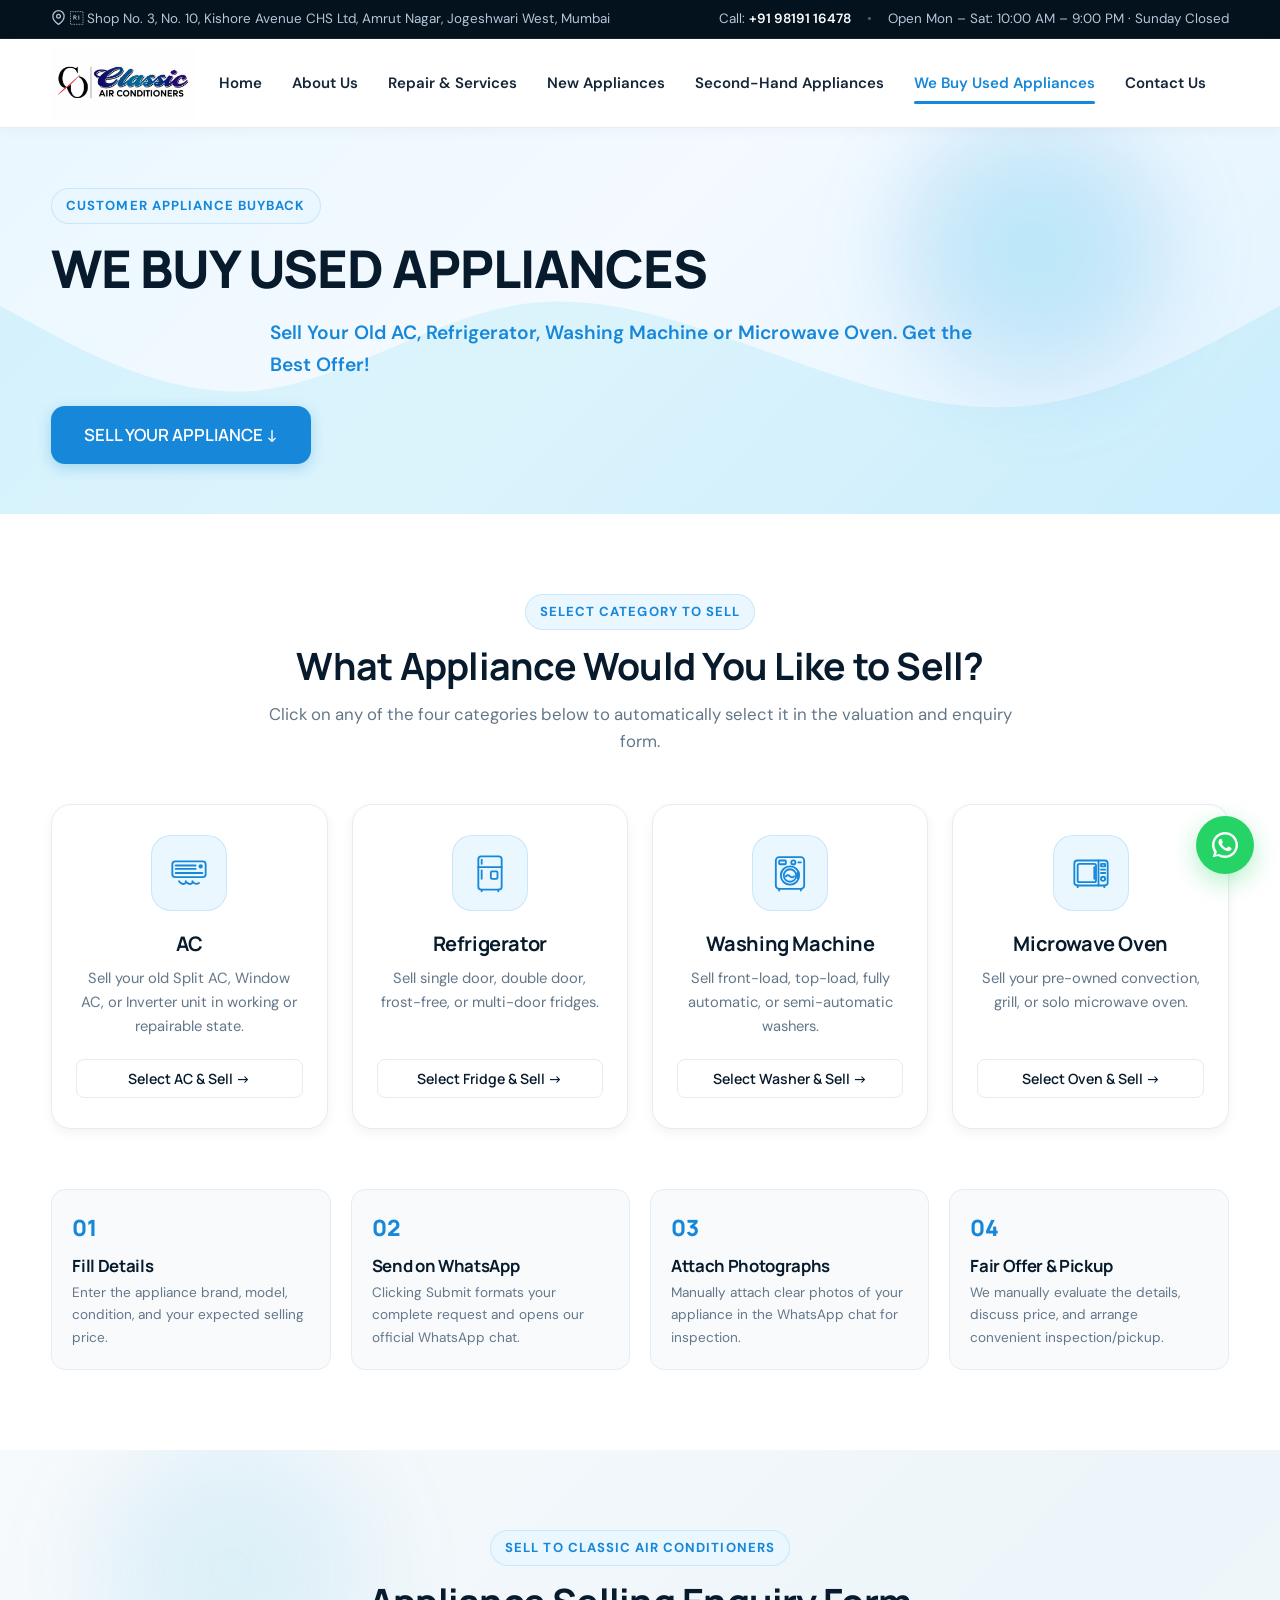
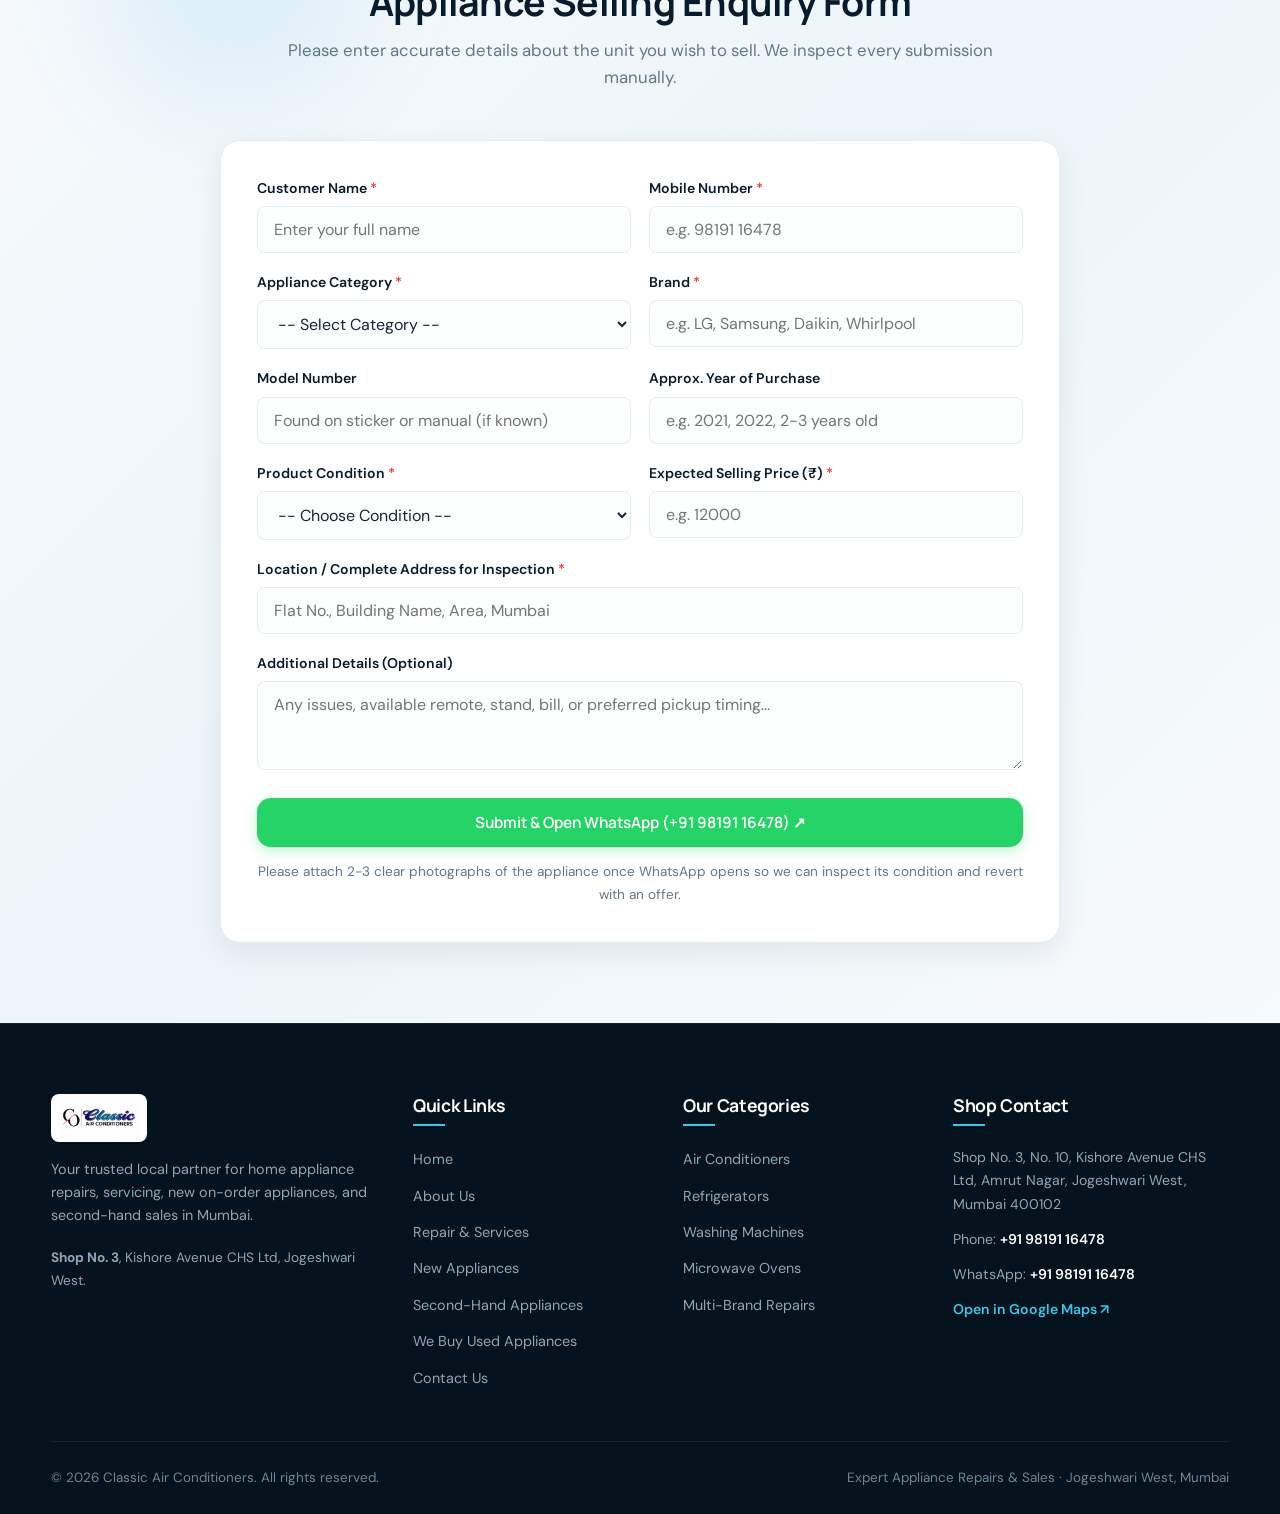
<file: we-buy-used-appliances.html>
<!DOCTYPE html>
<html lang="en">
<head>
  <meta charset="UTF-8">
  <meta name="viewport" content="width=device-width, initial-scale=1.0">
  <meta name="theme-color" content="#071b2c">
  <title>We Buy Used Appliances | Sell Your AC, Fridge, Washer or Oven</title>
  <meta name="description" content="Sell your old AC, Refrigerator, Washing Machine or Microwave Oven in Mumbai. Get a fair offer from Classic Air Conditioners. Transparent WhatsApp inspection.">
  
  <!-- Standalone Monogram Favicon (Image 1) -->
  <link rel="icon" type="image/png" href="assets/branding/classic-monogram.png">
  <link rel="apple-touch-icon" href="assets/branding/classic-monogram.png">
  
  <!-- Google Fonts -->
  <link rel="preconnect" href="https://fonts.gstatic.com" crossorigin>
  <link rel="preconnect" href="https://fonts.gstatic.com" crossorigin>
  <link href="https://fonts.googleapis.com/css2?family=DM+Sans:wght@400;500;600;700&family=Manrope:wght@600;700;800&display=swap" rel="stylesheet">
  
  <!-- Stylesheets -->
  <link rel="stylesheet" href="css/style.css">
  <link rel="stylesheet" href="css/animations.css">
  <link rel="stylesheet" href="css/responsive.css">
</head>
<body>

  <!-- Top Information Bar -->
  <div class="topbar">
    <div class="container topbar-inner">
      <div class="topbar-location">
        <span><svg viewBox="0 0 24 24" width="15" height="15" fill="none" stroke="currentColor" stroke-width="2" stroke-linecap="round" stroke-linejoin="round" style="display:inline-block;vertical-align:-2px;margin-right:4px;" aria-hidden="true"><path d="M21 10c0 7-9 13-9 13s-9-6-9-13a9 9 0 0 1 18 0z"/><circle cx="12" cy="10" r="3"/></svg> Shop No. 3, No. 10, Kishore Avenue CHS Ltd, Amrut Nagar, Jogeshwari West, Mumbai</span>
      </div>
      <div class="topbar-meta">
        <span>Call: <a href="tel:+919819116478">+91 98191 16478</a></span>
        <span class="topbar-dot">&bull;</span>
        <span>Open Mon &ndash; Sat: 10:00 AM &ndash; 9:00 PM &middot; Sunday Closed</span>
      </div>
    </div>
  </div>

  <!-- Header -->
  <header class="site-header" id="mainSiteHeader">
    <div class="container header-container">
      <a href="index.html" class="brand" aria-label="Classic Air Conditioners Homepage">
        <img src="assets/branding/classic-full-logo.png" alt="Classic Air Conditioners Logo" class="brand-logo-img">
      </a>

      <nav class="nav-menu" id="siteNavMenu" aria-label="Primary site navigation">
        <a href="index.html" class="nav-link">Home</a>
        <a href="about.html" class="nav-link">About Us</a>
        <a href="services.html" class="nav-link">Repair &amp; Services</a>
        <a href="new-appliances.html" class="nav-link">New Appliances</a>
        <a href="second-hand.html" class="nav-link">Second-Hand Appliances</a>
        <a href="we-buy-used-appliances.html" class="nav-link active">We Buy Used Appliances</a>
        <a href="contact.html" class="nav-link">Contact Us</a>
      </nav>

      <div class="header-actions">
        <button type="button" class="mobile-toggle" id="mobileMenuToggle" aria-label="Toggle mobile menu" aria-expanded="false">
          &#9776;
        </button>
      </div>
    </div>
  </header>

  <main>
    <!-- Hero Banner with exact required heading & tagline -->
    <section class="section section-ice" style="padding: 60px 0 50px;">
      <div class="container text-center">
        <div class="eyebrow">Customer Appliance Buyback</div>
        <!-- Exact Heading Required by Section 14 -->
        <h1 style="text-transform: uppercase;">WE BUY USED APPLIANCES</h1>
        <!-- Exact Supporting Tagline Required by Section 14 -->
        <p style="max-width: 740px; margin: 16px auto 26px; font-size: 1.2rem; font-weight: 600; color: var(--blue);">
          Sell Your Old AC, Refrigerator, Washing Machine or Microwave Oven. Get the Best Offer!
        </p>
        <div>
          <!-- Exact Button Text Required by Section 14 -->
          <a href="#sellFormSection" class="btn btn-primary" style="padding: 14px 32px; font-size: 1.05rem;">
            SELL YOUR APPLIANCE &darr;
          </a>
        </div>
      </div>
    </section>

    <!-- Four Categories Selection Section -->
    <section class="section">
      <div class="container">
        <div class="section-head reveal">
          <div class="eyebrow">Select Category to Sell</div>
          <h2>What Appliance Would You Like to Sell?</h2>
          <p>Click on any of the four categories below to automatically select it in the valuation and enquiry form.</p>
        </div>

        <div class="category-cards-grid">
          <!-- 1. AC -->
          <div class="cat-card reveal" style="cursor: pointer;" onclick="selectSellCategory('Air Conditioner')">
            <div class="cat-card-icon"><svg viewBox="0 0 48 48" fill="none" stroke="currentColor" stroke-width="2.2" stroke-linecap="round" stroke-linejoin="round" aria-hidden="true"><rect x="4" y="10" width="40" height="19" rx="3.5" /><line x1="8" y1="15" x2="32" y2="15" /><line x1="8" y1="19" x2="32" y2="19" /><line x1="8" y1="24" x2="40" y2="24" /><circle cx="38" cy="16" r="1.5" fill="currentColor" /><path d="M12 34c2 3 5 4 8 2" /><path d="M20 34c2 3 5 4 8 2" /><path d="M28 34c2 3 5 4 8 2" /></svg></div>
            <h3>AC</h3>
            <p>Sell your old Split AC, Window AC, or Inverter unit in working or repairable state.</p>
            <button type="button" class="btn btn-outline btn-sm" style="margin-top: auto;">
              Select AC &amp; Sell &rarr;
            </button>
          </div>

          <!-- 2. Refrigerator -->
          <div class="cat-card reveal delay-1" style="cursor: pointer;" onclick="selectSellCategory('Refrigerator')">
            <div class="cat-card-icon"><svg viewBox="0 0 48 48" fill="none" stroke="currentColor" stroke-width="2.2" stroke-linecap="round" stroke-linejoin="round" aria-hidden="true"><rect x="10" y="4" width="28" height="40" rx="3.5" /><line x1="10" y1="17" x2="38" y2="17" /><line x1="14" y1="8" x2="14" y2="13" /><line x1="14" y1="21" x2="14" y2="31" /><rect x="25" y="22" width="8" height="9" rx="1.5" /><line x1="14" y1="44" x2="14" y2="46" /><line x1="34" y1="44" x2="34" y2="46" /></svg></div>
            <h3>Refrigerator</h3>
            <p>Sell single door, double door, frost-free, or multi-door fridges.</p>
            <button type="button" class="btn btn-outline btn-sm" style="margin-top: auto;">
              Select Fridge &amp; Sell &rarr;
            </button>
          </div>

          <!-- 3. Washing Machine -->
          <div class="cat-card reveal delay-2" style="cursor: pointer;" onclick="selectSellCategory('Washing Machine')">
            <div class="cat-card-icon"><svg viewBox="0 0 48 48" fill="none" stroke="currentColor" stroke-width="2.2" stroke-linecap="round" stroke-linejoin="round" aria-hidden="true"><rect x="7" y="5" width="34" height="38" rx="4" /><rect x="11" y="9" width="8" height="4.5" rx="1" /><circle cx="28" cy="11.25" r="2.5" /><line x1="34" y1="11.25" x2="37" y2="11.25" /><circle cx="24" cy="27" r="11" /><circle cx="24" cy="27" r="7.5" /><path d="M33 24v6" /><path d="M19 28c1.5-1.5 3.5-1.5 5 0s3.5 1.5 5 0" /><line x1="11" y1="43" x2="11" y2="45" /><line x1="37" y1="43" x2="37" y2="45" /></svg></div>
            <h3>Washing Machine</h3>
            <p>Sell front-load, top-load, fully automatic, or semi-automatic washers.</p>
            <button type="button" class="btn btn-outline btn-sm" style="margin-top: auto;">
              Select Washer &amp; Sell &rarr;
            </button>
          </div>

          <!-- 4. Microwave Oven -->
          <div class="cat-card reveal delay-3" style="cursor: pointer;" onclick="selectSellCategory('Microwave Oven')">
            <div class="cat-card-icon"><svg viewBox="0 0 48 48" fill="none" stroke="currentColor" stroke-width="2.2" stroke-linecap="round" stroke-linejoin="round" aria-hidden="true"><rect x="4" y="9" width="40" height="30" rx="3.5" /><rect x="8" y="13" width="22" height="22" rx="2" /><line x1="33" y1="9" x2="33" y2="39" /><rect x="36" y="13" width="5" height="3" rx="0.5" /><line x1="36" y1="20" x2="41" y2="20" /><line x1="36" y1="24" x2="41" y2="24" /><circle cx="38.5" cy="31" r="2.5" /><line x1="28" y1="17" x2="28" y2="31" /><line x1="8" y1="39" x2="8" y2="41" /><line x1="40" y1="39" x2="40" y2="41" /></svg></div>
            <h3>Microwave Oven</h3>
            <p>Sell your pre-owned convection, grill, or solo microwave oven.</p>
            <button type="button" class="btn btn-outline btn-sm" style="margin-top: auto;">
              Select Oven &amp; Sell &rarr;
            </button>
          </div>
        </div>

        <!-- How it Works 4-Step Process -->
        <div class="sell-steps-grid reveal" style="margin-top: 60px;">
          <div class="sell-step-item" style="background: #f8fafc; border-color: var(--line);">
            <div class="sell-step-num" style="color: var(--blue);">01</div>
            <h4 style="color: var(--navy);">Fill Details</h4>
            <p style="color: var(--muted);">Enter the appliance brand, model, condition, and your expected selling price.</p>
          </div>

          <div class="sell-step-item" style="background: #f8fafc; border-color: var(--line);">
            <div class="sell-step-num" style="color: var(--blue);">02</div>
            <h4 style="color: var(--navy);">Send on WhatsApp</h4>
            <p style="color: var(--muted);">Clicking Submit formats your complete request and opens our official WhatsApp chat.</p>
          </div>

          <div class="sell-step-item" style="background: #f8fafc; border-color: var(--line);">
            <div class="sell-step-num" style="color: var(--blue);">03</div>
            <h4 style="color: var(--navy);">Attach Photographs</h4>
            <p style="color: var(--muted);">Manually attach clear photos of your appliance in the WhatsApp chat for inspection.</p>
          </div>

          <div class="sell-step-item" style="background: #f8fafc; border-color: var(--line);">
            <div class="sell-step-num" style="color: var(--blue);">04</div>
            <h4 style="color: var(--navy);">Fair Offer &amp; Pickup</h4>
            <p style="color: var(--muted);">We manually evaluate the details, discuss price, and arrange convenient inspection/pickup.</p>
          </div>
        </div>

      </div>
    </section>

    <!-- Enquiry Form Section -->
    <section class="section section-alt" id="sellFormSection">
      <div class="container">
        <div class="section-head reveal">
          <div class="eyebrow">Sell to Classic Air Conditioners</div>
          <h2>Appliance Selling Enquiry Form</h2>
          <p>Please enter accurate details about the unit you wish to sell. We inspect every submission manually.</p>
        </div>

        <div style="max-width: 840px; margin: 0 auto;" class="reveal">
          <div class="form-card">
            <form id="sellUsedApplianceForm" novalidate>
              <div class="form-grid">
                
                <!-- 1. Customer Name -->
                <div class="form-group">
                  <label for="sellName">Customer Name <span class="req">*</span></label>
                  <input type="text" id="sellName" class="form-control" placeholder="Enter your full name" required>
                  <div class="error-message" id="sellNameError"></div>
                </div>

                <!-- 2. Mobile Number -->
                <div class="form-group">
                  <label for="sellPhone">Mobile Number <span class="req">*</span></label>
                  <input type="tel" id="sellPhone" class="form-control" placeholder="e.g. 98191 16478" maxlength="10" required>
                  <div class="error-message" id="sellPhoneError"></div>
                </div>

                <!-- 3. Appliance Category -->
                <div class="form-group">
                  <label for="sellCategory">Appliance Category <span class="req">*</span></label>
                  <select id="sellCategory" class="form-control" required>
                    <option value="">-- Select Category --</option>
                    <option value="Air Conditioner">AC (Air Conditioner)</option>
                    <option value="Refrigerator">Refrigerator</option>
                    <option value="Washing Machine">Washing Machine</option>
                    <option value="Microwave Oven">Microwave Oven</option>
                  </select>
                  <div class="error-message" id="sellCategoryError"></div>
                </div>

                <!-- 4. Brand -->
                <div class="form-group">
                  <label for="sellBrand">Brand <span class="req">*</span></label>
                  <input type="text" id="sellBrand" class="form-control" placeholder="e.g. LG, Samsung, Daikin, Whirlpool" required>
                  <div class="error-message" id="sellBrandError"></div>
                </div>

                <!-- 5. Model Number -->
                <div class="form-group">
                  <label for="sellModel">Model Number</label>
                  <input type="text" id="sellModel" class="form-control" placeholder="Found on sticker or manual (if known)">
                </div>

                <!-- 6. Purchase Year -->
                <div class="form-group">
                  <label for="sellYear">Approx. Year of Purchase</label>
                  <input type="text" id="sellYear" class="form-control" placeholder="e.g. 2021, 2022, 2-3 years old">
                </div>

                <!-- 7. Product Condition -->
                <div class="form-group">
                  <label for="sellCondition">Product Condition <span class="req">*</span></label>
                  <select id="sellCondition" class="form-control" required>
                    <option value="">-- Choose Condition --</option>
                    <option value="Fully Working - Excellent">Fully Working - Excellent</option>
                    <option value="Working - Minor Scratches / Wear">Working - Minor Scratches / Wear</option>
                    <option value="Working but Needs Minor Service / Gas">Working but Needs Minor Service / Gas</option>
                    <option value="Not Working / Breakdown (For scrap/repair)">Not Working / Breakdown (For scrap/repair)</option>
                  </select>
                  <div class="error-message" id="sellConditionError"></div>
                </div>

                <!-- 8. Expected Selling Price -->
                <div class="form-group">
                  <label for="sellPrice">Expected Selling Price (&#8377;) <span class="req">*</span></label>
                  <input type="number" id="sellPrice" class="form-control" placeholder="e.g. 12000" min="0" required>
                  <div class="error-message" id="sellPriceError"></div>
                </div>

                <!-- 9. Location / Complete Address -->
                <div class="form-group col-span-2">
                  <label for="sellAddress">Location / Complete Address for Inspection <span class="req">*</span></label>
                  <input type="text" id="sellAddress" class="form-control" placeholder="Flat No., Building Name, Area, Mumbai" required>
                  <div class="error-message" id="sellAddressError"></div>
                </div>

                <!-- 10. Additional Details -->
                <div class="form-group col-span-2">
                  <label for="sellDetails">Additional Details (Optional)</label>
                  <textarea id="sellDetails" rows="3" class="form-control" placeholder="Any issues, available remote, stand, bill, or preferred pickup timing..."></textarea>
                </div>

              </div>

              <div style="margin-top: 28px;">
                <button type="submit" class="btn btn-whatsapp btn-block" id="sellSubmitBtn">
                  Submit &amp; Open WhatsApp (+91 98191 16478) &nearr;
                </button>
              </div>

              <p class="form-note">
                Please attach 2-3 clear photographs of the appliance once WhatsApp opens so we can inspect its condition and revert with an offer.
              </p>
            </form>
          </div>
        </div>
      </div>
    </section>
  </main>

  <!-- Footer -->
  <footer class="site-footer">
    <div class="container">
      <div class="footer-grid">
        <div class="footer-brand-wrap">
          <img src="assets/branding/classic-full-logo.png" alt="Classic Air Conditioners" class="footer-logo-img">
          <p class="footer-about">
            Your trusted local partner for home appliance repairs, servicing, new on-order appliances, and second-hand sales in Mumbai.
          </p>
          <p style="font-size: 0.85rem; color: #8da5ba;">
            <strong>Shop No. 3</strong>, Kishore Avenue CHS Ltd, Jogeshwari West.
          </p>
        </div>

        <div class="footer-col">
          <h4>Quick Links</h4>
          <ul class="footer-nav-list">
            <li><a href="index.html">Home</a></li>
            <li><a href="about.html">About Us</a></li>
            <li><a href="services.html">Repair &amp; Services</a></li>
            <li><a href="new-appliances.html">New Appliances</a></li>
            <li><a href="second-hand.html">Second-Hand Appliances</a></li>
            <li><a href="we-buy-used-appliances.html">We Buy Used Appliances</a></li>
            <li><a href="contact.html">Contact Us</a></li>
          </ul>
        </div>

        <div class="footer-col">
          <h4>Our Categories</h4>
          <ul class="footer-nav-list">
            <li><a href="services.html#ac">Air Conditioners</a></li>
            <li><a href="services.html#refrigerator">Refrigerators</a></li>
            <li><a href="services.html#washing-machine">Washing Machines</a></li>
            <li><a href="services.html#microwave">Microwave Ovens</a></li>
            <li><a href="services.html">Multi-Brand Repairs</a></li>
          </ul>
        </div>

        <div class="footer-col">
          <h4>Shop Contact</h4>
          <ul class="footer-contact-list">
            <li>Shop No. 3, No. 10, Kishore Avenue CHS Ltd, Amrut Nagar, Jogeshwari West, Mumbai 400102</li>
            <li>Phone: <a href="tel:+919819116478">+91 98191 16478</a></li>
            <li>WhatsApp: <a href="https://wa.me/919819116478" target="_blank" rel="noopener">+91 98191 16478</a></li>
            <li><a href="https://www.google.com/maps/search/?api=1&query=Shop+no.3+No.10+Kishore+Avenue+CHS+Ltd+Amrut+Nagar+Jogeshwari+West+Mumbai+400102" target="_blank" rel="noopener" style="color: var(--cyan);">Open in Google Maps &nearr;</a></li>
          </ul>
        </div>
      </div>

      <div class="footer-bottom">
        <p>&copy; <span id="currentYear"></span> Classic Air Conditioners. All rights reserved.</p>
        <p>Expert Appliance Repairs &amp; Sales &middot; Jogeshwari West, Mumbai</p>
      </div>
    </div>
  </footer>

  <!-- Floating WhatsApp Button -->
  <a
    href="https://wa.me/919819116478?text=Hello%20Classic%20Air%20Conditioners"
    class="floating-whatsapp"
    target="_blank"
    rel="noopener"
    aria-label="Chat with Classic Air Conditioners on WhatsApp"
  >
    <svg viewBox="0 0 32 32" aria-hidden="true">
      <path d="M16 3C8.832 3 3 8.832 3 16c0 2.53.726 4.989 2.103 7.118L3.7 28.3l5.335-1.367A12.92 12.92 0 0 0 16 29c7.168 0 13-5.832 13-13S23.168 3 16 3zm0 23.6a10.55 10.55 0 0 1-5.383-1.474l-.386-.229-3.166.811.844-3.084-.251-.399A10.55 10.55 0 0 1 5.4 16c0-5.845 4.755-10.6 10.6-10.6 5.845 0 10.6 4.755 10.6 10.6 0 5.845-4.755 10.6-10.6 10.6zm5.814-7.939c-.319-.16-1.886-.931-2.178-1.037-.292-.106-.505-.16-.717.16-.213.319-.824 1.037-1.01 1.25-.186.213-.372.239-.691.08-.319-.16-1.347-.497-2.566-1.584-.948-.846-1.589-1.891-1.775-2.21-.186-.319-.02-.491.14-.65.144-.143.319-.372.478-.558.16-.186.213-.319.319-.532.106-.213.053-.399-.027-.558-.08-.16-.717-1.728-.984-2.366-.259-.622-.522-.538-.717-.548l-.611-.011c-.213 0-.558.08-.851.399-.292.319-1.117 1.091-1.117 2.66 0 1.569 1.143 3.085 1.303 3.298.16.213 2.25 3.435 5.45 4.817.761.329 1.356.525 1.819.672.765.243 1.46.209 2.01.127.613-.092 1.886-.771 2.152-1.515.266-.745.266-1.383.186-1.515-.08-.133-.292-.213-.611-.372z"/>
    </svg>
  </a>

  <!-- JavaScript -->
  <script src="js/whatsapp.js"></script>
  <script src="js/sell-used-appliance.js"></script>
  <script src="js/main.js"></script>
</body>
</html>
</file>
<file: css/style.css>
/* ==========================================================================
   Classic Air Conditioners - Complete Stylesheet
   Color Palette:
   --navy: #071b2c
   --navy-light: #0c2b43
   --blue: #1687d9
   --cyan: #39c6e8
   --ice: #eaf7ff
   --ink: #142638
   --muted: #647789
   --white: #ffffff
   --line: #e3edf4
   --gold: #ffbf55
   ========================================================================== */

:root {
  --navy: #071b2c;
  --navy-light: #0c2b43;
  --blue: #1687d9;
  --blue-hover: #126fb3;
  --cyan: #39c6e8;
  --cyan-soft: rgba(57, 198, 232, 0.12);
  --ice: #eaf7ff;
  --ink: #142638;
  --muted: #647789;
  --white: #ffffff;
  --line: #e3edf4;
  --line-dark: rgba(255, 255, 255, 0.12);
  --gold: #ffbf55;
  --whatsapp: #25d366;
  --whatsapp-dark: #1da851;
  --danger: #e53e3e;
  
  --font-body: 'DM Sans', -apple-system, BlinkMacSystemFont, 'Segoe UI', Roboto, Helvetica, Arial, sans-serif;
  --font-heading: 'Manrope', -apple-system, BlinkMacSystemFont, 'Segoe UI', Roboto, Helvetica, Arial, sans-serif;
  
  --shadow-sm: 0 4px 12px rgba(7, 27, 44, 0.05);
  --shadow-md: 0 10px 30px rgba(7, 27, 44, 0.08);
  --shadow-lg: 0 20px 50px rgba(7, 27, 44, 0.14);
  --shadow-wa: 0 8px 24px rgba(37, 211, 102, 0.35);
  
  --radius-sm: 8px;
  --radius-md: 14px;
  --radius-lg: 20px;
  --radius-full: 9999px;
  
  --transition: all 0.28s cubic-bezier(0.4, 0, 0.2, 1);
}

/* ---------- Reset & Base ---------- */
*, *::before, *::after {
  box-sizing: border-box;
  margin: 0;
  padding: 0;
}

html {
  scroll-behavior: smooth;
  -webkit-text-size-adjust: 100%;
}

html,
body {
  font-family: var(--font-body);
  color: var(--ink);
  background-color: var(--white);
  line-height: 1.65;
  font-size: 16px;
  overflow-x: hidden;
  max-width: 100%;
  -webkit-font-smoothing: antialiased;
}

body.menu-open {
  overflow: hidden;
}

img {
  display: block;
  max-width: 100%;
  height: auto;
}

a {
  color: inherit;
  text-decoration: none;
  transition: var(--transition);
}

button, input, select, textarea {
  font-family: inherit;
  font-size: 1rem;
}

button {
  cursor: pointer;
  border: none;
  background: none;
}

ul, ol {
  list-style: none;
}

.container {
  width: min(1200px, 92%);
  margin-inline: auto;
}

/* ---------- Typography ---------- */
h1, h2, h3, h4, h5, h6 {
  font-family: var(--font-heading);
  color: var(--navy);
  line-height: 1.25;
  letter-spacing: -0.02em;
  font-weight: 700;
}

h1 {
  font-size: clamp(2rem, 4.5vw, 3.25rem);
  font-weight: 800;
}

h2 {
  font-size: clamp(1.75rem, 3.2vw, 2.35rem);
}

h3 {
  font-size: 1.35rem;
}

p {
  color: #3b5066;
}

.eyebrow {
  display: inline-flex;
  align-items: center;
  gap: 8px;
  font-size: 0.82rem;
  font-weight: 700;
  text-transform: uppercase;
  letter-spacing: 0.08em;
  color: var(--blue);
  background: var(--ice);
  padding: 6px 14px;
  border-radius: var(--radius-full);
  margin-bottom: 12px;
  border: 1px solid rgba(22, 135, 217, 0.15);
}

.section-head {
  text-align: center;
  max-width: 760px;
  margin: 0 auto 48px;
}

.section-head p {
  margin-top: 12px;
  font-size: 1.05rem;
  color: var(--muted);
}

.section-head.text-left {
  text-align: left;
  margin-inline: 0;
}

/* ---------- Buttons ---------- */
.btn {
  display: inline-flex;
  align-items: center;
  justify-content: center;
  gap: 10px;
  font-family: var(--font-heading);
  font-weight: 600;
  font-size: 0.96rem;
  padding: 13px 26px;
  border-radius: var(--radius-md);
  transition: var(--transition);
  text-align: center;
  border: 1px solid transparent;
  white-space: nowrap;
}

.btn-primary {
  background: var(--blue);
  color: var(--white);
  box-shadow: 0 4px 14px rgba(22, 135, 217, 0.28);
}

.btn-primary:hover {
  background: var(--blue-hover);
  transform: translateY(-2px);
  box-shadow: 0 6px 20px rgba(22, 135, 217, 0.38);
}

.btn-whatsapp {
  background: var(--whatsapp);
  color: var(--white);
  box-shadow: 0 4px 14px rgba(37, 211, 102, 0.28);
}

.btn-whatsapp:hover {
  background: var(--whatsapp-dark);
  color: var(--white);
  transform: translateY(-2px);
  box-shadow: 0 6px 20px rgba(37, 211, 102, 0.4);
}

.btn-outline {
  background: transparent;
  color: var(--navy);
  border: 1.5px solid var(--line);
}

.btn-outline:hover {
  background: var(--ice);
  border-color: var(--blue);
  color: var(--blue);
  transform: translateY(-2px);
}

.btn-outline-white {
  background: transparent;
  color: var(--white);
  border: 1.5px solid rgba(255, 255, 255, 0.3);
}

.btn-outline-white:hover {
  background: rgba(255, 255, 255, 0.12);
  border-color: var(--white);
}

.btn-sm {
  padding: 9px 18px;
  font-size: 0.88rem;
  border-radius: var(--radius-sm);
}

.btn-block {
  width: 100%;
  box-sizing: border-box;
  text-align: center;
}

/* ---------- Topbar ---------- */
.topbar {
  background: #04121d;
  color: #b5c7d8;
  font-size: 0.84rem;
  padding: 8px 0;
  border-bottom: 1px solid rgba(255, 255, 255, 0.08);
}

.topbar-inner {
  display: flex;
  justify-content: space-between;
  align-items: center;
  gap: 16px;
  flex-wrap: wrap;
}

.topbar-location {
  display: flex;
  align-items: center;
  gap: 6px;
}

.topbar-meta {
  display: flex;
  align-items: center;
  gap: 16px;
}

.topbar-meta a {
  color: var(--white);
  font-weight: 600;
}

.topbar-meta a:hover {
  color: var(--cyan);
}

.topbar-dot {
  opacity: 0.4;
}

/* ---------- Site Header & Navigation ---------- */
.site-header {
  position: sticky;
  top: 0;
  z-index: 1000;
  background: var(--white);
  border-bottom: 1px solid var(--line);
  box-shadow: 0 2px 14px rgba(7, 27, 44, 0.04);
  transition: var(--transition);
}

.site-header.scrolled {
  box-shadow: 0 4px 20px rgba(7, 27, 44, 0.08);
}

.header-container {
  display: flex;
  align-items: center;
  justify-content: space-between;
  padding: 8px 0;
  gap: 16px;
}

/* Brand Logo (Strict Rule: Image 2 in Header, Symbol on left, business name on right in ONE horizontal line) */
.brand {
  display: inline-flex;
  align-items: center;
  gap: 0;
  flex-shrink: 0;
  text-decoration: none;
}

.brand-logo-img {
  height: 72px;
  width: auto;
  max-width: 320px;
  object-fit: contain;
  display: block;
}

.nav-menu {
  display: flex;
  align-items: center;
  gap: 22px;
}

.nav-link {
  font-size: 0.94rem;
  font-weight: 600;
  color: var(--ink);
  padding: 8px 4px;
  position: relative;
  transition: var(--transition);
}

.nav-link:hover,
.nav-link.active {
  color: var(--blue);
}

.nav-link.active::after {
  content: '';
  position: absolute;
  bottom: 0;
  left: 4px;
  right: 4px;
  height: 2.5px;
  background: var(--blue);
  border-radius: 2px;
}

.header-actions {
  display: flex;
  align-items: center;
  gap: 12px;
}

.mobile-toggle {
  display: none;
  background: none;
  border: 1px solid var(--line);
  padding: 8px 12px;
  border-radius: var(--radius-sm);
  color: var(--navy);
  font-size: 1.4rem;
  line-height: 1;
}

/* ---------- Sections Common ---------- */
.section {
  padding: 80px 0;
}

.section-alt {
  background-color: #f7fafc;
}

.section-ice {
  background-color: var(--ice);
}

.section-dark {
  background: linear-gradient(135deg, var(--navy) 0%, var(--navy-light) 100%);
  color: var(--white);
}

.section-dark h2,
.section-dark h3,
.section-dark p {
  color: var(--white);
}

.section-dark .section-head p {
  color: #b0c7dc;
}

/* ---------- Hero Section (Restored Authentic Navy & Visual) ---------- */
.hero {
  position: relative;
  isolation: isolate;
  overflow: hidden;
  background: radial-gradient(circle at 80% 30%, #174e70 0%, var(--navy-light) 38%, var(--navy) 78%);
  color: var(--white);
  padding: 86px 0 110px;
}

.hero::before {
  content: '';
  position: absolute;
  z-index: -1;
  width: 540px;
  height: 540px;
  border: 1px solid rgba(255, 255, 255, 0.09);
  border-radius: 50%;
  right: -100px;
  top: -210px;
  box-shadow: 0 0 0 55px rgba(255, 255, 255, 0.03), 0 0 0 110px rgba(255, 255, 255, 0.02);
}

.hero::after {
  content: '';
  position: absolute;
  z-index: -1;
  width: 380px;
  height: 380px;
  background: var(--cyan);
  filter: blur(150px);
  opacity: 0.22;
  right: 14%;
  bottom: -230px;
}

.hero-grid {
  display: grid;
  grid-template-columns: 1.12fr 0.88fr;
  align-items: center;
  gap: 50px;
}

.hero .eyebrow {
  color: #7de2ff;
  letter-spacing: 2px;
  font-size: 11px;
  font-weight: 800;
  margin-bottom: 18px;
  background: transparent;
  border: none;
  padding: 0;
}

.hero h1 {
  font-size: clamp(36px, 4.8vw, 58px);
  font-weight: 800;
  line-height: 1.15;
  max-width: 680px;
  margin-bottom: 20px;
  letter-spacing: -1px;
  color: var(--white);
}

.hero h1 span {
  color: #5bd5f2;
}

.hero-copy {
  color: #c4d7e5;
  font-size: 17px;
  line-height: 1.6;
  max-width: 590px;
  margin-bottom: 28px;
}

.hero-actions {
  display: flex;
  gap: 14px;
  flex-wrap: wrap;
  align-items: center;
}

.hero-actions .btn-whatsapp {
  background: linear-gradient(110deg, #1cb862, var(--whatsapp));
  color: var(--white);
  box-shadow: 0 10px 22px rgba(32, 198, 107, 0.26);
}

.hero-actions .btn-whatsapp:hover {
  background: linear-gradient(110deg, var(--whatsapp-dark), #1db964);
  transform: translateY(-2px);
  box-shadow: 0 14px 28px rgba(32, 198, 107, 0.36);
}

.hero-actions .btn-outline {
  border-color: rgba(255, 255, 255, 0.38);
  color: var(--white);
  background: rgba(255, 255, 255, 0.08);
}

.hero-actions .btn-outline:hover {
  background: var(--white);
  color: var(--navy);
  border-color: var(--white);
  transform: translateY(-2px);
}

.hero-points {
  display: flex;
  gap: 22px;
  flex-wrap: wrap;
  margin-top: 32px;
  color: #d2e2ec;
  font-size: 13.5px;
  font-weight: 500;
}

.hero-points span::before {
  content: '\2713';
  color: #65def7;
  font-weight: 900;
  margin-right: 8px;
}

.hero-visual {
  position: relative;
  min-height: 390px;
  display: grid;
  place-items: center;
}

.cooling-orb {
  width: min(360px, 82vw);
  height: min(360px, 82vw);
  border-radius: 50%;
  background: linear-gradient(145deg, #dff8ff, #72d8f0 48%, var(--blue));
  box-shadow: inset -24px -28px 55px rgba(8, 102, 168, 0.34), 0 30px 80px rgba(0, 0, 0, 0.42);
  display: grid;
  place-items: center;
  position: relative;
}

.cooling-orb::before,
.cooling-orb::after {
  content: '';
  position: absolute;
  border: 1px solid rgba(255, 255, 255, 0.58);
  border-radius: 50%;
  inset: 24px;
}

.cooling-orb::after {
  inset: 52px;
}

.ac-unit {
  width: 235px;
  height: 104px;
  border-radius: 18px;
  background: linear-gradient(180deg, #ffffff, #d9e9f1);
  box-shadow: 0 20px 30px rgba(6, 75, 106, 0.35);
  position: relative;
  z-index: 2;
}

.ac-unit::before {
  content: '';
  position: absolute;
  left: 17px;
  right: 17px;
  bottom: 19px;
  height: 9px;
  border-radius: 8px;
  background: linear-gradient(90deg, #a7c7d7, #eafaff, #9abccc);
}

.ac-unit::after {
  content: '';
  position: absolute;
  right: 21px;
  top: 17px;
  width: 8px;
  height: 8px;
  border-radius: 50%;
  background: #34b8d9;
  box-shadow: 0 0 12px #34b8d9;
}

.air-lines {
  position: absolute;
  bottom: -42px;
  display: flex;
  gap: 28px;
  z-index: 2;
}

.air-lines i {
  height: 68px;
  width: 2px;
  border-radius: 50%;
  background: var(--white);
  opacity: 0.75;
  transform: rotate(13deg);
}

.air-lines i:nth-child(2) {
  height: 84px;
}

.air-lines i:nth-child(3) {
  height: 60px;
}

.float-card {
  position: absolute;
  background: var(--white);
  color: var(--ink);
  border-radius: 15px;
  padding: 13px 17px;
  box-shadow: var(--shadow-lg);
  font-weight: 800;
  font-size: 13px;
  z-index: 3;
}

.float-card small {
  display: block;
  color: var(--muted);
  font-weight: 500;
  font-size: 11px;
  margin-top: 2px;
}

.fc-one {
  top: 38px;
  right: 0;
}

.fc-two {
  bottom: 26px;
  left: 0;
}
/* ---------- Trust Banner / Highlights ---------- */
.trust-strip {
  background: var(--white);
  border-top: 1px solid var(--line);
  border-bottom: 1px solid var(--line);
  padding: 24px 0;
}

.trust-grid {
  display: grid;
  grid-template-columns: repeat(4, 1fr);
  gap: 24px;
}

.trust-item {
  display: flex;
  align-items: center;
  gap: 14px;
}

.trust-icon {
  width: 44px;
  height: 44px;
  background: var(--ice);
  border-radius: 50%;
  display: flex;
  align-items: center;
  justify-content: center;
  font-size: 1.25rem;
  flex-shrink: 0;
  color: var(--blue);
}

.trust-item strong {
  display: block;
  font-size: 0.95rem;
  color: var(--navy);
}

.trust-item small {
  font-size: 0.82rem;
  color: var(--muted);
}

/* ---------- Four Appliance Categories ---------- */
.category-cards-grid {
  display: grid;
  grid-template-columns: repeat(4, 1fr);
  gap: 24px;
}

.cat-card {
  background: var(--white);
  border-radius: var(--radius-lg);
  border: 1px solid var(--line);
  padding: 30px 24px;
  text-align: center;
  box-shadow: var(--shadow-sm);
  transition: var(--transition);
  display: flex;
  flex-direction: column;
}

.cat-card:hover {
  transform: translateY(-6px);
  box-shadow: var(--shadow-md);
  border-color: var(--cyan);
}

.cat-card-icon {
  width: 76px;
  height: 76px;
  margin: 0 auto 20px;
  background: var(--ice);
  border: 1px solid rgba(22, 135, 217, 0.15);
  border-radius: 20px;
  display: flex;
  align-items: center;
  justify-content: center;
  font-size: 2.2rem;
  color: var(--blue);
  transition: var(--transition);
}

.cat-card-icon svg {
  width: 40px;
  height: 40px;
  stroke: currentColor;
  fill: none;
  stroke-width: 2.2;
  stroke-linecap: round;
  stroke-linejoin: round;
  transition: transform 0.3s ease, stroke 0.3s ease;
}

.cat-card:hover .cat-card-icon {
  background: var(--blue);
  color: var(--white);
  border-color: var(--blue);
  transform: translateY(-3px) scale(1.05);
}

.cat-card:hover .cat-card-icon svg {
  transform: scale(1.08);
}

.cat-card h3 {
  margin-bottom: 10px;
  font-size: 1.25rem;
}

.cat-card p {
  font-size: 0.92rem;
  color: var(--muted);
  margin-bottom: 20px;
  flex-grow: 1;
}

.cat-card-links {
  display: flex;
  flex-direction: column;
  gap: 8px;
  border-top: 1px solid var(--line);
  padding-top: 16px;
  margin-top: auto;
}

.cat-card-links a {
  font-size: 0.88rem;
  font-weight: 600;
  color: var(--blue);
}

.cat-card-links a:hover {
  color: var(--navy);
  text-decoration: underline;
}

/* ---------- Banner Highlight (Major Brands) ---------- */
.major-brands-banner {
  background: linear-gradient(135deg, var(--navy) 0%, var(--navy-light) 100%);
  color: var(--white);
  border-radius: var(--radius-lg);
  padding: 40px;
  text-align: center;
  margin-top: 60px;
  box-shadow: var(--shadow-lg);
  border: 1px solid rgba(57, 198, 232, 0.2);
}

.major-brands-banner h3 {
  color: var(--white);
  font-size: clamp(1.4rem, 2.8vw, 2rem);
  text-transform: uppercase;
  letter-spacing: 0.04em;
  margin-bottom: 8px;
}

.major-brands-banner h3 span {
  color: var(--cyan);
}

.major-brands-banner p {
  color: #c0d4e6;
  max-width: 640px;
  margin: 0 auto 24px;
}

.brands-pill-wrap {
  display: flex;
  justify-content: center;
  align-items: center;
  gap: 12px;
  flex-wrap: wrap;
}

.brand-badge {
  background: rgba(255, 255, 255, 0.1);
  color: var(--white);
  padding: 8px 20px;
  border-radius: var(--radius-full);
  font-weight: 700;
  font-size: 0.95rem;
  letter-spacing: 0.02em;
  border: 1px solid rgba(255, 255, 255, 0.15);
  transition: var(--transition);
}

.brand-badge:hover {
  background: var(--white);
  color: var(--navy);
  transform: translateY(-2px);
}

/* ---------- Services Detailed Grid ---------- */
.services-detailed-grid {
  display: grid;
  grid-template-columns: repeat(2, 1fr);
  gap: 32px;
}

.service-box {
  background: var(--white);
  border-radius: var(--radius-lg);
  border: 1px solid var(--line);
  padding: 36px;
  box-shadow: var(--shadow-sm);
  transition: var(--transition);
  display: flex;
  flex-direction: column;
}

.service-box:hover {
  box-shadow: var(--shadow-md);
  border-color: rgba(22, 135, 217, 0.3);
}

.service-box-header {
  display: flex;
  align-items: center;
  gap: 16px;
  margin-bottom: 20px;
}

.service-box-icon {
  width: 56px;
  height: 56px;
  background: var(--ice);
  border-radius: var(--radius-md);
  display: flex;
  align-items: center;
  justify-content: center;
  font-size: 1.8rem;
  color: var(--blue);
  flex-shrink: 0;
}

.service-box h3 {
  font-size: 1.45rem;
}

.service-box p.service-summary {
  font-size: 0.98rem;
  color: var(--muted);
  margin-bottom: 20px;
}

.service-items-list {
  display: grid;
  grid-template-columns: repeat(2, 1fr);
  gap: 10px 16px;
  margin-bottom: 26px;
  width: 100%;
  box-sizing: border-box;
}

.service-item-bullet {
  display: flex;
  align-items: flex-start;
  gap: 8px;
  font-size: 0.92rem;
  color: var(--ink);
  font-weight: 500;
  line-height: 1.4;
  min-width: 0;
  word-break: normal;
  overflow-wrap: break-word;
  box-sizing: border-box;
}

.service-item-bullet::before {
  content: '\2713';
  color: var(--blue);
  font-weight: 700;
  flex-shrink: 0;
  line-height: 1.4;
}

.service-box-action {
  margin-top: auto;
  padding-top: 20px;
  border-top: 1px solid var(--line);
  display: flex;
  align-items: center;
  justify-content: space-between;
  gap: 14px;
  flex-wrap: wrap;
}

/* ---------- Forms Common Styling ---------- */
.form-card {
  background: var(--white);
  border-radius: var(--radius-lg);
  border: 1px solid var(--line);
  padding: 36px;
  box-shadow: var(--shadow-md);
}

.form-grid {
  display: grid;
  grid-template-columns: repeat(2, 1fr);
  gap: 18px;
}

.form-group {
  display: flex;
  flex-direction: column;
  gap: 6px;
}

.form-group.col-span-2 {
  grid-column: span 2;
}

.form-group label {
  font-size: 0.88rem;
  font-weight: 600;
  color: var(--navy);
}

.form-group label span.req {
  color: var(--danger);
}

.form-control {
  width: 100%;
  padding: 12px 16px;
  border-radius: var(--radius-sm);
  border: 1.5px solid var(--line);
  background: #fdfefe;
  color: var(--ink);
  transition: var(--transition);
}

.form-control:focus {
  outline: none;
  border-color: var(--blue);
  background: var(--white);
  box-shadow: 0 0 0 3px rgba(22, 135, 217, 0.12);
}

.form-control.is-invalid {
  border-color: var(--danger);
  background: #fff8f8;
}

.error-message {
  font-size: 0.8rem;
  color: var(--danger);
  margin-top: 2px;
  display: none;
}

.error-message.visible {
  display: block;
}

.form-note {
  font-size: 0.85rem;
  color: var(--muted);
  margin-top: 14px;
  text-align: center;
}

/* ---------- New Appliances Category Cards ---------- */
.new-appliance-grid {
  display: grid;
  grid-template-columns: repeat(4, 1fr);
  gap: 24px;
}

.new-appliance-card {
  background: var(--white);
  border: 1px solid var(--line);
  border-radius: var(--radius-lg);
  padding: 36px 24px;
  text-align: center;
  box-shadow: var(--shadow-sm);
  transition: var(--transition);
  display: flex;
  flex-direction: column;
  position: relative;
  overflow: hidden;
}

.new-appliance-card::before {
  content: '';
  position: absolute;
  top: 0;
  left: 0;
  right: 0;
  height: 4px;
  background: linear-gradient(90deg, var(--blue), var(--cyan));
  opacity: 0;
  transition: var(--transition);
}

.new-appliance-card:hover {
  transform: translateY(-6px);
  box-shadow: var(--shadow-md);
  border-color: var(--cyan);
}

.new-appliance-card:hover::before {
  opacity: 1;
}

.new-app-icon {
  width: 80px;
  height: 80px;
  background: var(--ice);
  border-radius: 50%;
  display: flex;
  align-items: center;
  justify-content: center;
  font-size: 2.4rem;
  margin: 0 auto 22px;
  color: var(--blue);
}

.new-appliance-card h3 {
  font-size: 1.35rem;
  margin-bottom: 12px;
}

.new-app-badge {
  display: inline-block;
  background: #ebf8ff;
  color: var(--blue);
  font-size: 0.76rem;
  font-weight: 700;
  text-transform: uppercase;
  letter-spacing: 0.05em;
  padding: 4px 10px;
  border-radius: var(--radius-full);
  margin-bottom: 16px;
}

.new-app-desc {
  font-size: 0.92rem;
  color: var(--muted);
  margin-bottom: 24px;
  flex-grow: 1;
}

.new-app-features {
  text-align: left;
  margin-bottom: 26px;
  font-size: 0.86rem;
  color: var(--ink);
}

.new-app-features li {
  padding: 5px 0;
  display: flex;
  align-items: center;
  gap: 8px;
}

.new-app-features li::before {
  content: '\2022';
  color: var(--blue);
  font-weight: bold;
}

/* ---------- Second-Hand Appliances Catalogue ---------- */
.catalogue-toolbar {
  background: var(--white);
  border: 1px solid var(--line);
  border-radius: var(--radius-md);
  padding: 20px 24px;
  margin-bottom: 30px;
  display: flex;
  flex-direction: column;
  align-items: stretch;
  gap: 16px;
}

.catalogue-filters {
  display: flex;
  align-items: center;
  gap: 8px;
  flex-wrap: wrap;
}

.filter-btn {
  background: #f4f8fb;
  color: var(--navy);
  border: 1px solid var(--line);
  padding: 8px 16px;
  border-radius: var(--radius-full);
  font-size: 0.88rem;
  font-weight: 600;
  transition: var(--transition);
}

.filter-btn:hover,
.filter-btn.active {
  background: var(--blue);
  color: var(--white);
  border-color: var(--blue);
}

.catalogue-search-wrap {
  position: relative;
  width: 100%;
}

.catalogue-search {
  width: 100%;
  padding: 13px 20px 13px 44px;
  border-radius: var(--radius-full);
  border: 1px solid var(--line);
  font-size: 0.95rem;
  line-height: 1.4;
  min-height: 48px;
  background: #fdfefe;
  box-sizing: border-box;
}

.catalogue-search:focus {
  outline: none;
  border-color: var(--blue);
}

.catalogue-search-icon {
  position: absolute;
  left: 16px;
  top: 50%;
  transform: translateY(-50%);
  color: var(--muted);
  font-size: 1.05rem;
  pointer-events: none;
}

.sample-notice-banner {
  background: #fff9eb;
  border: 1px solid #ffe3a3;
  color: #7c5e10;
  border-radius: var(--radius-md);
  padding: 14px 20px;
  margin-bottom: 30px;
  display: flex;
  align-items: center;
  gap: 14px;
  font-size: 0.92rem;
}

.sample-notice-banner strong {
  color: #5c4405;
}

.sample-notice-icon {
  font-size: 1.3rem;
  flex-shrink: 0;
}

.product-grid {
  display: grid;
  grid-template-columns: repeat(3, 1fr);
  gap: 28px;
}

.product-card {
  background: var(--white);
  border: 1px solid var(--line);
  border-radius: var(--radius-lg);
  overflow: hidden;
  box-shadow: var(--shadow-sm);
  transition: var(--transition);
  display: flex;
  flex-direction: column;
  position: relative;
}

.product-card:hover {
  transform: translateY(-5px);
  box-shadow: var(--shadow-md);
  border-color: var(--cyan);
}

.product-media {
  position: relative;
  background: #f8fafc;
  height: 230px;
  overflow: hidden;
  display: flex;
  align-items: center;
  justify-content: center;
}

.product-img {
  width: 100%;
  height: 100%;
  object-fit: contain;
  padding: 18px;
  transition: var(--transition);
}

.product-card:hover .product-img {
  transform: scale(1.04);
}

.product-badges {
  position: absolute;
  top: 12px;
  left: 12px;
  display: flex;
  flex-direction: column;
  gap: 6px;
  z-index: 2;
}

.badge-brand {
  background: rgba(7, 27, 44, 0.88);
  color: var(--white);
  font-size: 0.72rem;
  font-weight: 700;
  padding: 3px 8px;
  border-radius: 4px;
  backdrop-filter: blur(4px);
  text-transform: uppercase;
}

.badge-sample {
  position: absolute;
  top: 12px;
  right: 12px;
  background: #fff3cd;
  color: #856404;
  border: 1px solid #ffeeba;
  font-size: 0.7rem;
  font-weight: 700;
  padding: 3px 8px;
  border-radius: 4px;
  text-transform: uppercase;
  z-index: 2;
}

.badge-sold {
  position: absolute;
  inset: 0;
  background: rgba(7, 27, 44, 0.72);
  color: var(--white);
  display: flex;
  align-items: center;
  justify-content: center;
  font-family: var(--font-heading);
  font-size: 1.4rem;
  font-weight: 800;
  letter-spacing: 0.1em;
  text-transform: uppercase;
  backdrop-filter: blur(2px);
  z-index: 3;
}

.badge-sold span {
  background: var(--danger);
  padding: 6px 20px;
  border-radius: var(--radius-sm);
  box-shadow: 0 4px 14px rgba(229, 62, 62, 0.4);
}

.product-body {
  padding: 22px;
  display: flex;
  flex-direction: column;
  flex-grow: 1;
}

.product-category-tag {
  font-size: 0.78rem;
  font-weight: 700;
  text-transform: uppercase;
  color: var(--blue);
  letter-spacing: 0.05em;
  margin-bottom: 6px;
}

.product-title {
  font-size: 1.15rem;
  font-weight: 700;
  color: var(--navy);
  margin-bottom: 6px;
  line-height: 1.3;
}

.product-model {
  font-size: 0.84rem;
  color: var(--muted);
  margin-bottom: 12px;
  font-family: monospace;
}

.product-condition {
  display: inline-flex;
  align-items: center;
  gap: 5px;
  font-size: 0.82rem;
  font-weight: 600;
  color: #2b6cb0;
  background: #ebf8ff;
  padding: 4px 10px;
  border-radius: var(--radius-sm);
  align-self: flex-start;
  margin-bottom: 12px;
}

.product-desc {
  font-size: 0.88rem;
  color: #4a5568;
  line-height: 1.5;
  margin-bottom: 18px;
  flex-grow: 1;
}

.product-footer {
  border-top: 1px solid var(--line);
  padding-top: 16px;
  display: flex;
  align-items: center;
  justify-content: space-between;
  gap: 12px;
  margin-top: auto;
}

.product-price {
  font-family: var(--font-heading);
  font-size: 1.25rem;
  font-weight: 800;
  color: var(--navy);
}

.product-price.on-enquiry {
  font-size: 0.95rem;
  font-weight: 600;
  color: var(--muted);
}

/* Sold State */
.product-card.is-sold .product-body {
  opacity: 0.8;
}

.product-card.is-sold .btn-whatsapp {
  background: #cbd5e0;
  color: #718096;
  box-shadow: none;
  cursor: not-allowed;
  pointer-events: none;
}

/* Empty State */
.empty-state {
  text-align: center;
  padding: 60px 20px;
  grid-column: 1 / -1;
}

.empty-state-icon {
  font-size: 3rem;
  margin-bottom: 16px;
  color: var(--muted);
}

/* ---------- We Buy Used Appliances Section ---------- */
.sell-used-banner {
  background: linear-gradient(135deg, #071b2c 0%, #0e3b5e 100%);
  color: var(--white);
  border-radius: var(--radius-lg);
  padding: 50px 40px;
  margin-bottom: 50px;
  text-align: center;
  border: 1px solid rgba(57, 198, 232, 0.25);
  box-shadow: var(--shadow-lg);
}

.sell-used-banner h2 {
  color: var(--white);
  font-size: clamp(1.8rem, 3.5vw, 2.6rem);
  text-transform: uppercase;
  margin-bottom: 12px;
}

.sell-used-banner p.tagline {
  color: var(--cyan);
  font-size: clamp(1.05rem, 2vw, 1.3rem);
  font-weight: 600;
  max-width: 720px;
  margin: 0 auto 28px;
}

.sell-steps-grid {
  display: grid;
  grid-template-columns: repeat(4, 1fr);
  gap: 20px;
  margin-top: 36px;
  text-align: left;
}

.sell-step-item {
  background: rgba(255, 255, 255, 0.08);
  border: 1px solid rgba(255, 255, 255, 0.12);
  padding: 20px;
  border-radius: var(--radius-md);
}

.sell-step-num {
  font-family: var(--font-heading);
  font-size: 1.4rem;
  font-weight: 800;
  color: var(--cyan);
  margin-bottom: 8px;
}

.sell-step-item h4 {
  color: var(--white);
  font-size: 1.05rem;
  margin-bottom: 6px;
}

.sell-step-item p {
  color: #b9d3e8;
  font-size: 0.85rem;
}

/* Sell Notice Box */
.notice-box {
  background: #f7fafc;
  border: 1px solid var(--line);
  border-left: 4px solid var(--blue);
  padding: 18px 22px;
  border-radius: 0 var(--radius-md) var(--radius-md) 0;
  margin-bottom: 30px;
  font-size: 0.92rem;
  color: var(--ink);
}

.notice-box strong {
  color: var(--navy);
}

/* ---------- Reviews Section (Preserved Genuine Google Reviews) ---------- */
.reviews-grid {
  display: grid;
  grid-template-columns: repeat(3, 1fr);
  gap: 24px;
}

.review-card {
  background: var(--white);
  border: 1px solid var(--line);
  border-radius: var(--radius-lg);
  padding: 30px;
  box-shadow: var(--shadow-sm);
  display: flex;
  flex-direction: column;
}

.review-stars {
  color: var(--gold);
  font-size: 1.15rem;
  margin-bottom: 14px;
  letter-spacing: 2px;
}

.review-text {
  font-size: 1rem;
  color: var(--navy);
  font-style: italic;
  line-height: 1.6;
  margin-bottom: 20px;
  flex-grow: 1;
}

.reviewer-meta {
  display: flex;
  align-items: center;
  gap: 12px;
  border-top: 1px solid var(--line);
  padding-top: 14px;
}

.reviewer-avatar {
  width: 40px;
  height: 40px;
  background: var(--ice);
  border-radius: 50%;
  display: flex;
  align-items: center;
  justify-content: center;
  font-weight: 700;
  color: var(--blue);
}

.reviewer-name {
  font-weight: 700;
  color: var(--navy);
  font-size: 0.94rem;
}

.reviewer-source {
  font-size: 0.78rem;
  color: var(--muted);
}

/* ---------- Contact Section & Map ---------- */
.contact-grid {
  display: grid;
  grid-template-columns: 1fr 1.2fr;
  gap: 40px;
  align-items: start;
}

.contact-info-card {
  background: var(--navy);
  color: var(--white);
  border-radius: var(--radius-lg);
  padding: 40px 34px;
  box-shadow: var(--shadow-lg);
}

.contact-info-card h3 {
  color: var(--white);
  font-size: 1.6rem;
  margin-bottom: 12px;
}

.contact-info-card p.lead {
  color: #b5c7d8;
  font-size: 0.96rem;
  margin-bottom: 30px;
  line-height: 1.6;
}

.contact-detail-list {
  display: flex;
  flex-direction: column;
  gap: 22px;
  margin-bottom: 36px;
}

.contact-detail-item {
  display: flex;
  align-items: flex-start;
  gap: 16px;
}

.contact-detail-icon {
  width: 42px;
  height: 42px;
  background: rgba(255, 255, 255, 0.1);
  border-radius: 10px;
  display: flex;
  align-items: center;
  justify-content: center;
  font-size: 1.25rem;
  color: var(--cyan);
  flex-shrink: 0;
}

.contact-detail-content small {
  display: block;
  font-size: 0.76rem;
  text-transform: uppercase;
  letter-spacing: 0.08em;
  color: #8da5ba;
  margin-bottom: 4px;
  font-weight: 700;
}

.contact-detail-content b,
.contact-detail-content a {
  font-size: 0.98rem;
  color: var(--white);
  line-height: 1.5;
}

.contact-detail-content a:hover {
  color: var(--cyan);
}

.contact-actions-row {
  display: flex;
  gap: 12px;
  flex-wrap: wrap;
}

.map-container {
  margin-top: 50px;
  border-radius: var(--radius-lg);
  overflow: hidden;
  box-shadow: var(--shadow-md);
  border: 1px solid var(--line);
  height: 400px;
}

.map-container iframe {
  width: 100%;
  height: 100%;
  border: 0;
}

/* ---------- Professional Footer ---------- */
.site-footer {
  background: #04121d;
  color: #9cb3c7;
  padding: 70px 0 25px;
  border-top: 1px solid rgba(255, 255, 255, 0.08);
}

.footer-grid {
  display: grid;
  grid-template-columns: 1.4fr 1fr 1fr 1.2fr;
  gap: 40px;
  margin-bottom: 50px;
}

.footer-brand-wrap .footer-logo-img {
  height: 48px;
  width: auto;
  margin-bottom: 16px;
  background: var(--white);
  padding: 4px 8px;
  border-radius: var(--radius-sm);
}

.footer-about {
  font-size: 0.9rem;
  line-height: 1.6;
  margin-bottom: 20px;
  color: #8ea5b8;
}

.footer-col h4 {
  color: var(--white);
  font-size: 1.1rem;
  margin-bottom: 20px;
  position: relative;
  padding-bottom: 10px;
}

.footer-col h4::after {
  content: '';
  position: absolute;
  bottom: 0;
  left: 0;
  width: 32px;
  height: 2px;
  background: var(--cyan);
}

.footer-nav-list {
  display: flex;
  flex-direction: column;
  gap: 10px;
}

.footer-nav-list a {
  color: #8ea5b8;
  font-size: 0.9rem;
}

.footer-nav-list a:hover {
  color: var(--cyan);
  padding-left: 4px;
}

.footer-contact-list {
  display: flex;
  flex-direction: column;
  gap: 12px;
  font-size: 0.88rem;
  color: #8ea5b8;
}

.footer-contact-list a {
  color: var(--white);
  font-weight: 600;
}

.footer-contact-list a:hover {
  color: var(--cyan);
}

.footer-bottom {
  border-top: 1px solid rgba(255, 255, 255, 0.08);
  padding-top: 25px;
  display: flex;
  justify-content: space-between;
  align-items: center;
  font-size: 0.84rem;
  color: #6d859a;
  flex-wrap: wrap;
  gap: 12px;
}

.footer-bottom p {
  color: #6d859a;
}

/* ---------- Floating WhatsApp Button (Icon Only) ---------- */
.floating-whatsapp {
  position: fixed;
  bottom: 26px;
  right: 26px;
  z-index: 999;
  display: inline-flex;
  align-items: center;
  justify-content: center;
  width: 58px;
  height: 58px;
  border-radius: 50%;
  background: var(--whatsapp);
  color: var(--white);
  box-shadow: var(--shadow-wa);
  transition: var(--transition);
  padding: 0;
}

.floating-whatsapp:hover {
  background: var(--whatsapp-dark);
  color: var(--white);
  transform: translateY(-4px) scale(1.08);
  box-shadow: 0 14px 30px rgba(37, 211, 102, 0.45);
}

.floating-whatsapp svg {
  width: 32px;
  height: 32px;
  fill: currentColor;
}

/* Modal Popup */
.modal-backdrop {
  position: fixed;
  inset: 0;
  background: rgba(7, 27, 44, 0.7);
  backdrop-filter: blur(4px);
  z-index: 2000;
  display: none;
  align-items: center;
  justify-content: center;
  padding: 20px;
  opacity: 0;
  transition: opacity 0.3s ease;
}

.modal-backdrop.open {
  display: flex;
  opacity: 1;
}

.modal-content {
  background: var(--white);
  border-radius: var(--radius-lg);
  max-width: 540px;
  width: 100%;
  padding: 32px;
  position: relative;
  box-shadow: var(--shadow-lg);
  max-height: 90vh;
  overflow-y: auto;
}

.modal-close-btn {
  position: absolute;
  top: 20px;
  right: 20px;
  background: #edf2f7;
  border-radius: 50%;
  width: 36px;
  height: 36px;
  display: flex;
  align-items: center;
  justify-content: center;
  font-size: 1.2rem;
  color: var(--navy);
  transition: var(--transition);
}

.modal-close-btn:hover {
  background: #e2e8f0;
}


.service-box-icon svg {
  width: 32px;
  height: 32px;
  stroke: currentColor;
  fill: none;
  stroke-width: 2.2;
}

.new-app-icon svg {
  width: 44px;
  height: 44px;
  stroke: currentColor;
  fill: none;
  stroke-width: 2.2;
}
</file>
<file: css/animations.css>
/* ==========================================================================
   Classic Air Conditioners - Animations & Interactive Experiences
   - Visible, Atmospheric Cooling Background Animations (Hero, Ice, Alt, Dark, Global)
   - Distinct, Delightful Hover Animations for Cards, Buttons, Pills & Icons
   - Fully Accessible (Respects prefers-reduced-motion)
   - Brand Palette: #071b2c, #0c2b43, #1687d9, #39c6e8, #eaf7ff, #ffffff
   ========================================================================== */

/* --------------------------------------------------------------------------
   1. Base Keyframes & Scroll Reveals
   -------------------------------------------------------------------------- */
@keyframes fadeIn {
  from { opacity: 0; }
  to { opacity: 1; }
}

@keyframes slideUp {
  from {
    opacity: 0;
    transform: translateY(24px);
  }
  to {
    opacity: 1;
    transform: translateY(0);
  }
}

@keyframes pulseSubtle {
  0%, 100% { transform: scale(1); }
  50% { transform: scale(1.04); }
}

.reveal {
  opacity: 0;
  transform: translateY(24px);
  transition: opacity 0.6s cubic-bezier(0.2, 0.8, 0.2, 1),
              transform 0.6s cubic-bezier(0.2, 0.8, 0.2, 1);
}

.reveal.is-visible {
  opacity: 1;
  transform: translateY(0);
}

.delay-1 { transition-delay: 0.1s; }
.delay-2 { transition-delay: 0.2s; }
.delay-3 { transition-delay: 0.3s; }
.delay-4 { transition-delay: 0.4s; }

/* --------------------------------------------------------------------------
   2. Restored Hero Visual Elements (Right Side AC & Badges)
   -------------------------------------------------------------------------- */
@keyframes floatSlow {
  0%, 100% { transform: translateY(0); }
  50% { transform: translateY(-11px); }
}

@keyframes airStream {
  0%, 100% {
    transform: translate(0, 0) rotate(13deg);
    opacity: 0.9;
  }
  50% {
    transform: translate(8px, 9px) rotate(-8deg);
    opacity: 0.35;
  }
}

@keyframes heroFadeUp {
  from {
    opacity: 0;
    transform: translateY(18px);
  }
  to {
    opacity: 1;
    transform: translateY(0);
  }
}

.cooling-orb {
  animation: floatSlow 5.2s ease-in-out infinite;
}

.fc-one {
  animation: floatSlow 4.2s ease-in-out infinite;
}

.fc-two {
  animation: floatSlow 4.2s ease-in-out 1s infinite;
}

.air-lines i {
  animation: airStream 2.2s ease-in-out infinite;
}

.air-lines i:nth-child(2) {
  animation-delay: 0.35s;
}

.air-lines i:nth-child(3) {
  animation-delay: 0.7s;
}

.hero-animate {
  animation: heroFadeUp 0.65s ease both;
}

.hero-animate-delay {
  animation: heroFadeUp 0.75s ease 0.14s both;
}

/* --------------------------------------------------------------------------
   3. VISIBLE ATMOSPHERIC BACKGROUND ANIMATIONS
   -------------------------------------------------------------------------- */

/* Global Ambient Cooling Airflow (Entire Website Body) */
body::before {
  content: '';
  position: fixed;
  inset: 0;
  width: 100%;
  height: 100%;
  pointer-events: none;
  z-index: -2;
  background: 
    radial-gradient(circle at 12% 18%, rgba(57, 198, 232, 0.08) 0%, transparent 45%),
    radial-gradient(circle at 88% 82%, rgba(22, 135, 217, 0.07) 0%, transparent 45%),
    radial-gradient(circle at 50% 50%, rgba(234, 247, 255, 0.5) 0%, transparent 60%);
  animation: globalBreezeShift 12s ease-in-out infinite alternate;
}

@keyframes globalBreezeShift {
  0% {
    transform: scale(1) translate(0, 0);
    opacity: 0.75;
  }
  50% {
    transform: scale(1.04) translate(-1.5%, 1%);
    opacity: 1;
  }
  100% {
    transform: scale(0.98) translate(1%, -1%);
    opacity: 0.8;
  }
}

/* --- Hero Section Background (Home Page) --- */
.hero {
  position: relative;
  isolation: isolate;
  overflow: hidden;
  background: radial-gradient(circle at 75% 35%, #13486c 0%, var(--navy-light) 42%, var(--navy) 82%);
  color: var(--white);
  padding: 86px 0 110px;
}

/* Flowing Cooling Air Wave Ribbon (Visible flowing cool breeze behind hero) */
.hero::before {
  content: '';
  position: absolute;
  left: 0;
  bottom: 0;
  width: 200%;
  height: 75%;
  z-index: -2;
  pointer-events: none;
  background-image: url("data:image/svg+xml,%3Csvg xmlns='http://www.w3.org/2000/svg' viewBox='0 0 1440 320' preserveAspectRatio='none'%3E%3Cpath fill='%2339c6e8' fill-opacity='0.11' d='M0,192L48,197.3C96,203,192,213,288,192C384,171,480,117,576,122.7C672,128,768,192,864,208C960,224,1056,192,1152,165.3C1248,139,1344,117,1392,106.7L1440,96L1440,320L1392,320C1344,320,1248,320,1152,320C1056,320,960,320,864,320C768,320,672,320,576,320C480,320,384,320,288,320C192,320,96,320,48,320L0,320Z'%3E%3C/path%3E%3Cpath fill='%231687d9' fill-opacity='0.08' d='M0,96L60,112C120,128,240,160,360,181.3C480,203,600,213,720,192C840,171,960,117,1080,112C1200,107,1320,149,1380,170.7L1440,192L1440,320L1380,320C1320,320,1200,320,1080,320C960,320,840,320,720,320C600,320,480,320,360,320C240,320,120,320,60,320L0,320Z'%3E%3C/path%3E%3C/svg%3E");
  background-size: 50% 100%;
  background-repeat: repeat-x;
  animation: heroWaveFlow 14s linear infinite;
}

@keyframes heroWaveFlow {
  0% { transform: translateX(0); }
  100% { transform: translateX(-50%); }
}

/* Luminous Cyan Cooling Aurora behind AC Visual */
.hero::after {
  content: '';
  position: absolute;
  z-index: -1;
  width: 480px;
  height: 480px;
  border-radius: 50%;
  background: radial-gradient(circle, rgba(57, 198, 232, 0.48) 0%, rgba(22, 135, 217, 0.22) 50%, transparent 72%);
  filter: blur(45px);
  right: 5%;
  top: 10%;
  pointer-events: none;
  animation: heroGlowBreathe 7s ease-in-out infinite alternate;
}

@keyframes heroGlowBreathe {
  0% {
    transform: translate(0, 0) scale(1);
    opacity: 0.7;
  }
  50% {
    transform: translate(-35px, 30px) scale(1.15);
    opacity: 1;
  }
  100% {
    transform: translate(25px, -20px) scale(0.92);
    opacity: 0.75;
  }
}

/* Royal Blue Air Aura behind Headline */
.hero-grid::before {
  content: '';
  position: absolute;
  z-index: -1;
  width: 440px;
  height: 440px;
  border-radius: 50%;
  background: radial-gradient(circle, rgba(22, 135, 217, 0.38) 0%, rgba(7, 27, 44, 0) 70%);
  filter: blur(55px);
  left: -60px;
  top: 15%;
  pointer-events: none;
  animation: heroAuraBlue 9s ease-in-out infinite alternate;
}

@keyframes heroAuraBlue {
  0% {
    transform: translate(0, 0) scale(1);
    opacity: 0.65;
  }
  50% {
    transform: translate(45px, -25px) scale(1.2);
    opacity: 0.95;
  }
  100% {
    transform: translate(15px, 35px) scale(0.88);
    opacity: 0.7;
  }
}

/* --- Inner Page Banners (.section-ice) --- */
.section-ice {
  position: relative;
  overflow: hidden;
  background: linear-gradient(135deg, #eaf7ff 0%, #f4faff 45%, #e1f3ff 100%);
}

/* Flowing Ice Breeze Wave Ribbon */
.section-ice::before {
  content: '';
  position: absolute;
  left: 0;
  bottom: 0;
  width: 200%;
  height: 90%;
  pointer-events: none;
  z-index: 0;
  background-image: url("data:image/svg+xml,%3Csvg xmlns='http://www.w3.org/2000/svg' viewBox='0 0 1440 240' preserveAspectRatio='none'%3E%3Cpath fill='%2339c6e8' fill-opacity='0.13' d='M0,96L48,112C96,128,192,160,288,154.7C384,149,480,107,576,96C672,85,768,107,864,128C960,149,1056,171,1152,165.3C1248,160,1344,128,1392,112L1440,96L1440,240L1392,240C1344,240,1248,240,1152,240C1056,240,960,240,864,240C768,240,672,240,576,240C480,240,384,240,288,240C192,240,96,240,48,240L0,240Z'%3E%3C/path%3E%3C/svg%3E");
  background-size: 50% 100%;
  background-repeat: repeat-x;
  animation: iceWaveFlow 14s linear infinite;
}

@keyframes iceWaveFlow {
  0% { transform: translateX(0); }
  100% { transform: translateX(-50%); }
}

/* Soft Floating Cyan Cooling Orb (Top Left) */
.section-ice::after {
  content: '';
  position: absolute;
  width: 340px;
  height: 340px;
  border-radius: 50%;
  background: radial-gradient(circle, rgba(57, 198, 232, 0.32) 0%, rgba(22, 135, 217, 0.12) 50%, transparent 70%);
  filter: blur(35px);
  top: -50px;
  right: 6%;
  pointer-events: none;
  z-index: 0;
  animation: iceOrbPulse 7s ease-in-out infinite alternate;
}

@keyframes iceOrbPulse {
  0% { transform: translate(0, 0) scale(0.92); opacity: 0.65; }
  100% { transform: translate(-40px, 25px) scale(1.18); opacity: 1; }
}

.section-ice .container {
  position: relative;
  z-index: 1;
}

/* --- Dark Sections (.section-dark) --- */
.section-dark {
  position: relative;
  overflow: hidden;
  background: linear-gradient(135deg, var(--navy) 0%, var(--navy-light) 55%, #0e3758 100%);
  color: var(--white);
}

.section-dark::before {
  content: '';
  position: absolute;
  left: 0;
  bottom: 0;
  width: 200%;
  height: 80%;
  pointer-events: none;
  z-index: 0;
  background-image: url("data:image/svg+xml,%3Csvg xmlns='http://www.w3.org/2000/svg' viewBox='0 0 1440 280' preserveAspectRatio='none'%3E%3Cpath fill='%2339c6e8' fill-opacity='0.08' d='M0,128L60,138.7C120,149,240,171,360,165.3C480,160,600,128,720,117.3C840,107,960,117,1080,138.7C1200,160,1320,192,1380,208L1440,224L1440,280L1380,280C1320,280,1200,280,1080,280C960,280,840,280,720,280C600,280,480,280,360,280C240,280,120,280,60,280L0,280Z'%3E%3C/path%3E%3C/svg%3E");
  background-size: 50% 100%;
  background-repeat: repeat-x;
  animation: darkWaveFlow 16s linear infinite;
}

@keyframes darkWaveFlow {
  0% { transform: translateX(0); }
  100% { transform: translateX(-50%); }
}

.section-dark::after {
  content: '';
  position: absolute;
  width: 420px;
  height: 420px;
  border-radius: 50%;
  background: radial-gradient(circle, rgba(57, 198, 232, 0.28) 0%, transparent 70%);
  filter: blur(50px);
  bottom: -90px;
  right: 8%;
  pointer-events: none;
  z-index: 0;
  animation: darkOrbPulse 8s ease-in-out infinite alternate;
}

@keyframes darkOrbPulse {
  0% { transform: scale(0.92) translate(0, 0); opacity: 0.55; }
  100% { transform: scale(1.18) translate(-35px, -25px); opacity: 0.95; }
}

.section-dark .container {
  position: relative;
  z-index: 1;
}

/* --- Alternate Light Sections (.section-alt) --- */
.section-alt {
  position: relative;
  overflow: hidden;
  background: linear-gradient(135deg, #f7fafc 0%, #edf5fa 50%, #f7fafc 100%);
}

.section-alt::before {
  content: '';
  position: absolute;
  width: 360px;
  height: 360px;
  border-radius: 50%;
  background: radial-gradient(circle, rgba(57, 198, 232, 0.16) 0%, rgba(22, 135, 217, 0.06) 50%, transparent 70%);
  filter: blur(40px);
  top: -60px;
  left: 4%;
  pointer-events: none;
  z-index: 0;
  animation: altOrbDrift 9s ease-in-out infinite alternate;
}

@keyframes altOrbDrift {
  0% { transform: translate(0, 0); opacity: 0.55; }
  100% { transform: translate(50px, 35px); opacity: 0.95; }
}

.section-alt .container {
  position: relative;
  z-index: 1;
}

/* --------------------------------------------------------------------------
   4. DISTINCT, DELIGHTFUL HOVER ANIMATIONS
   -------------------------------------------------------------------------- */

/* (A) Appliance Category Cards - Floating Air Cushion & Icon Bounce */
.cat-card {
  transition: transform 0.32s cubic-bezier(0.34, 1.56, 0.64, 1),
              box-shadow 0.32s ease,
              border-color 0.32s ease !important;
}

.cat-card:hover {
  transform: translateY(-8px) scale(1.02) !important;
  border-color: var(--cyan) !important;
  box-shadow: 0 16px 36px rgba(22, 135, 217, 0.18), 0 0 0 1.5px rgba(57, 198, 232, 0.45) !important;
}

.cat-card-icon {
  transition: transform 0.35s cubic-bezier(0.34, 1.56, 0.64, 1),
              background-color 0.3s ease,
              box-shadow 0.3s ease,
              filter 0.3s ease;
}

.cat-card:hover .cat-card-icon {
  transform: translateY(-5px) scale(1.15) rotate(-5deg) !important;
  filter: drop-shadow(0 8px 16px rgba(57, 198, 232, 0.45));
}

.cat-card-links a {
  transition: color 0.22s ease, transform 0.22s ease;
  display: inline-block;
}

.cat-card-links a:hover {
  transform: translateX(4px);
  color: var(--blue) !important;
}

/* (B) Detailed Service Boxes - Top-Border Cyan Energy Beam & Icon Pulse */
.service-box {
  position: relative;
  overflow: hidden;
  transition: transform 0.32s cubic-bezier(0.34, 1.56, 0.64, 1),
              box-shadow 0.32s ease,
              border-color 0.32s ease !important;
}

.service-box::before {
  content: '';
  position: absolute;
  top: 0;
  left: 50%;
  width: 0;
  height: 3.5px;
  background: linear-gradient(90deg, var(--blue), var(--cyan));
  transition: width 0.38s ease, left 0.38s ease;
  border-radius: 4px 4px 0 0;
  z-index: 2;
}

.service-box:hover::before {
  left: 0;
  width: 100%;
}

.service-box:hover {
  transform: translateY(-5px) !important;
  border-color: rgba(22, 135, 217, 0.4) !important;
  box-shadow: 0 16px 36px rgba(7, 27, 44, 0.1), 0 0 0 1px rgba(57, 198, 232, 0.25) !important;
}

.service-box-icon {
  transition: transform 0.35s cubic-bezier(0.34, 1.56, 0.64, 1),
              box-shadow 0.35s ease;
}

.service-box:hover .service-box-icon {
  transform: translateY(-4px) scale(1.12) rotate(4deg);
  box-shadow: 0 10px 22px rgba(22, 135, 217, 0.32);
}

.service-item-bullet {
  transition: color 0.25s ease;
  transform: none !important;
}

.service-box:hover .service-item-bullet {
  transform: none !important;
}

.service-item-bullet::before {
  transition: color 0.25s ease;
}

.service-box:hover .service-item-bullet::before {
  color: var(--cyan);
}

/* (C) Product Cards & New Appliance Cards - Cinematic Lift & Image Zoom */
.product-card,
.new-appliance-card {
  transition: transform 0.32s cubic-bezier(0.34, 1.56, 0.64, 1),
              box-shadow 0.32s ease,
              border-color 0.32s ease !important;
}

.product-card:hover,
.new-appliance-card:hover {
  transform: translateY(-8px) scale(1.012) !important;
  border-color: var(--cyan) !important;
  box-shadow: 0 20px 42px rgba(7, 27, 44, 0.14), 0 0 0 1px rgba(57, 198, 232, 0.3) !important;
}

.product-img-wrap img {
  transition: transform 0.4s cubic-bezier(0.2, 0.8, 0.2, 1), filter 0.4s ease;
}

.product-card:hover .product-img-wrap img {
  transform: scale(1.08) !important;
  filter: brightness(1.03);
}

.new-app-icon img {
  transition: transform 0.4s cubic-bezier(0.34, 1.56, 0.64, 1);
}

.new-appliance-card:hover .new-app-icon img {
  transform: scale(1.12) rotate(-3deg);
}

.product-card:hover .badge-brand,
.new-appliance-card:hover .new-app-badge {
  animation: badgePop 0.4s ease;
}

@keyframes badgePop {
  0%, 100% { transform: scale(1); }
  50% { transform: scale(1.12); }
}

/* (D) Second-Hand Category Filter Pills - Bouncy Pill Lift & Ice Aura */
.filter-btn {
  transition: transform 0.25s cubic-bezier(0.34, 1.56, 0.64, 1),
              background-color 0.25s ease,
              color 0.25s ease,
              box-shadow 0.25s ease,
              border-color 0.25s ease !important;
}

.filter-btn:hover:not(.active) {
  transform: translateY(-3px) scale(1.04) !important;
  border-color: var(--cyan) !important;
  background: var(--ice) !important;
  color: var(--blue) !important;
  box-shadow: 0 6px 16px rgba(57, 198, 232, 0.32) !important;
}

.filter-btn.active {
  box-shadow: 0 6px 18px rgba(22, 135, 217, 0.4) !important;
}

/* (E) Major Brand Pills - Elevating Pill Float */
.brand-badge {
  transition: transform 0.28s cubic-bezier(0.34, 1.56, 0.64, 1),
              box-shadow 0.28s ease,
              background 0.28s ease,
              border-color 0.28s ease,
              color 0.28s ease !important;
}

.brand-badge:hover {
  transform: translateY(-5px) scale(1.06) !important;
  background: var(--white) !important;
  color: var(--navy) !important;
  border-color: var(--cyan) !important;
  box-shadow: 0 8px 22px rgba(57, 198, 232, 0.4) !important;
}

/* (F) Action Buttons - Light Sheen Shimmer & Arrow Slide */
.btn {
  position: relative;
  overflow: hidden;
  transition: transform 0.25s cubic-bezier(0.34, 1.56, 0.64, 1),
              box-shadow 0.25s ease,
              background-color 0.25s ease,
              border-color 0.25s ease !important;
}

/* Luminous diagonal light sheen passing across button on hover */
.btn::after {
  content: '';
  position: absolute;
  top: -50%;
  left: -70%;
  width: 45%;
  height: 200%;
  background: linear-gradient(90deg, transparent, rgba(255, 255, 255, 0.35), transparent);
  transform: rotate(25deg);
  pointer-events: none;
  transition: none;
}

.btn:hover::after {
  animation: buttonShimmer 0.75s ease forwards;
}

@keyframes buttonShimmer {
  0% { left: -70%; }
  100% { left: 150%; }
}

.btn:hover {
  transform: translateY(-3px) !important;
}

.btn:active {
  transform: translateY(-1px) scale(0.98) !important;
}

.btn-whatsapp:hover {
  box-shadow: 0 10px 26px rgba(37, 211, 102, 0.45) !important;
}

.btn-primary:hover {
  box-shadow: 0 10px 26px rgba(22, 135, 217, 0.42) !important;
}

.btn-outline:hover {
  box-shadow: 0 8px 20px rgba(57, 198, 232, 0.32) !important;
}

.btn svg {
  transition: transform 0.25s ease;
}

.btn:hover svg {
  transform: translateX(4px);
}

/* (G) Trust Strip Items - Icon Bounce & Tilt */
.trust-item {
  transition: transform 0.28s ease, background-color 0.28s ease, box-shadow 0.28s ease;
  padding: 8px 12px;
  border-radius: var(--radius-md);
}

.trust-item:hover {
  transform: translateY(-3px);
  background: rgba(234, 247, 255, 0.65);
  box-shadow: 0 6px 18px rgba(22, 135, 217, 0.12);
}

.trust-icon {
  transition: transform 0.32s cubic-bezier(0.34, 1.56, 0.64, 1), filter 0.28s ease;
}

.trust-item:hover .trust-icon {
  transform: scale(1.18) rotate(8deg);
  filter: drop-shadow(0 4px 10px rgba(57, 198, 232, 0.45));
}

/* (H) Customer Review Cards - Testimonial Lift & Star Twinkle */
.review-card {
  transition: transform 0.32s cubic-bezier(0.34, 1.56, 0.64, 1),
              box-shadow 0.32s ease,
              border-color 0.32s ease;
}

.review-card:hover {
  transform: translateY(-6px);
  border-color: var(--cyan);
  box-shadow: 0 16px 36px rgba(7, 27, 44, 0.1);
}

.review-stars {
  transition: transform 0.28s ease, filter 0.28s ease;
  display: inline-block;
}

.review-card:hover .review-stars {
  transform: scale(1.1);
  filter: drop-shadow(0 2px 8px rgba(255, 191, 85, 0.6));
}

/* (I) Contact Cards & Selling Steps - Step Pulse & Jump */
.contact-info-card,
.sell-step-item {
  transition: transform 0.28s ease, box-shadow 0.28s ease, border-color 0.28s ease;
}

.contact-info-card:hover,
.sell-step-item:hover {
  transform: translateY(-6px);
  border-color: var(--cyan);
  box-shadow: 0 14px 32px rgba(22, 135, 217, 0.14);
}

.contact-icon,
.sell-step-num {
  transition: transform 0.3s cubic-bezier(0.34, 1.56, 0.64, 1), box-shadow 0.3s ease;
}

.contact-info-card:hover .contact-icon,
.sell-step-item:hover .sell-step-num {
  transform: scale(1.15);
  box-shadow: 0 6px 18px rgba(57, 198, 232, 0.42);
}

/* (J) Floating WhatsApp Button - Continuous Pulse & Joyful Wiggle */
.floating-whatsapp {
  position: fixed;
  animation: pulseSubtle 3.2s ease-in-out infinite;
  transition: transform 0.28s cubic-bezier(0.34, 1.56, 0.64, 1), box-shadow 0.28s ease !important;
}

.floating-whatsapp:hover {
  animation: whatsappWiggle 0.6s ease forwards !important;
  box-shadow: 0 16px 36px rgba(37, 211, 102, 0.55) !important;
}

@keyframes whatsappWiggle {
  0% { transform: translateY(-4px) scale(1.1) rotate(0deg); }
  25% { transform: translateY(-4px) scale(1.12) rotate(-9deg); }
  50% { transform: translateY(-4px) scale(1.12) rotate(9deg); }
  75% { transform: translateY(-4px) scale(1.12) rotate(-4deg); }
  100% { transform: translateY(-4px) scale(1.12) rotate(0deg); }
}

/* (K) Form Inputs - Cooling Focus Glow */
.form-control {
  transition: border-color 0.22s ease, box-shadow 0.22s ease, background-color 0.22s ease;
}

.form-control:hover:not(:focus) {
  border-color: #b3d7ee;
  background-color: #fafcff;
}

.form-control:focus {
  border-color: var(--cyan);
  box-shadow: 0 0 0 3.5px rgba(57, 198, 232, 0.22);
}

/* --------------------------------------------------------------------------
   5. Mobile Responsiveness Tuning
   -------------------------------------------------------------------------- */
@media (max-width: 768px) {
  .hero::before,
  .section-ice::before,
  .section-dark::before {
    height: 60%;
  }

  .hero::after {
    width: 300px;
    height: 300px;
    filter: blur(40px);
    right: -30px;
    top: 6%;
  }

  .hero-grid::before {
    width: 260px;
    height: 260px;
    filter: blur(45px);
    left: -40px;
    top: 20%;
  }

  .section-ice::after {
    width: 240px;
    height: 240px;
    filter: blur(30px);
    right: -30px;
    top: -30px;
  }
}

/* --------------------------------------------------------------------------
   6. Accessible Reduced Motion Override
   -------------------------------------------------------------------------- */
@media (prefers-reduced-motion: reduce) {
  *, *::before, *::after {
    animation-duration: 0.01ms !important;
    animation-iteration-count: 1 !important;
    transition-duration: 0.01ms !important;
    scroll-behavior: auto !important;
  }

  .hero,
  .hero::before,
  .hero::after,
  .hero-grid::before,
  .section-ice,
  .section-ice::before,
  .section-ice::after,
  .section-alt,
  .section-alt::before,
  .section-dark,
  .section-dark::before,
  .section-dark::after,
  body::before {
    animation: none !important;
    background-position: 0 0 !important;
  }

  .reveal {
    opacity: 1 !important;
    transform: none !important;
  }
}
</file>
<file: css/responsive.css>
/* ==========================================================================
   Classic Air Conditioners - Responsive Stylesheet
   Breakpoints:
   - 1120px (Small desktop / Laptop)
   - 960px (Tablet landscape)
   - 768px (Tablet portrait / Large Mobile)
   - 540px (Mobile smartphones)
   ========================================================================== */

/* Global Responsive Layout Protection */
html,
body {
  overflow-x: hidden;
  max-width: 100%;
}

/* Laptop & Desktop adjustments */
@media (max-width: 1120px) {
  .hero-grid {
    gap: 36px;
  }

  .category-cards-grid,
  .new-appliance-grid {
    grid-template-columns: repeat(2, 1fr);
  }

  .product-grid {
    grid-template-columns: repeat(2, 1fr);
  }

  .trust-grid {
    grid-template-columns: repeat(2, 1fr);
  }

  .footer-grid {
    grid-template-columns: repeat(2, 1fr);
    gap: 32px;
  }
}

/* Tablet view */
@media (max-width: 960px) {
  .section {
    padding: 60px 0;
  }

  .hero-grid {
    grid-template-columns: 1fr;
    text-align: center;
    gap: 40px;
  }

  .eyebrow {
    justify-content: center;
  }

  .hero h1 {
    margin-inline: auto;
  }

  .hero-copy {
    margin-inline: auto;
  }

  .hero-actions {
    justify-content: center;
  }

  .hero-points {
    justify-content: center;
  }

  .hero-visual {
    margin: 20px auto 0;
    max-width: 360px;
    min-height: 350px;
  }

  .services-detailed-grid {
    grid-template-columns: 1fr;
  }

  .contact-grid {
    grid-template-columns: 1fr;
  }

  .reviews-grid {
    grid-template-columns: 1fr;
  }

  .sell-steps-grid {
    grid-template-columns: repeat(2, 1fr);
  }

  .intro-highlights-grid {
    grid-template-columns: 1fr !important;
    gap: 16px !important;
  }
}

/* Mobile & Tablet Portrait */
@media (max-width: 768px) {
  .topbar {
    font-size: 0.78rem;
    padding: 7px 0;
  }

  .topbar-inner {
    justify-content: center;
    text-align: center;
    gap: 6px;
  }

  .topbar-location {
    justify-content: center;
    text-align: center;
    line-height: 1.4;
  }

  .topbar-meta {
    justify-content: center;
    text-align: center;
    flex-wrap: wrap;
    gap: 4px 10px;
    line-height: 1.4;
  }

  .topbar-dot {
    display: none;
  }

  .header-container {
    padding: 8px 0;
  }

  .brand-logo-img {
    height: 60px;
    max-width: 260px;
  }

  .mobile-toggle {
    display: inline-flex;
    align-items: center;
    justify-content: center;
  }

  /* Mobile Slide-down / Drawer Navigation */
  .nav-menu {
    position: fixed;
    top: 76px;
    left: 0;
    right: 0;
    bottom: 0;
    background: var(--white);
    flex-direction: column;
    align-items: stretch;
    padding: 24px 20px;
    gap: 12px;
    transform: translateX(100%);
    transition: transform 0.3s cubic-bezier(0.4, 0, 0.2, 1);
    box-shadow: 0 10px 30px rgba(0, 0, 0, 0.15);
    z-index: 998;
    overflow-y: auto;
  }

  .nav-menu.open {
    transform: translateX(0);
  }

  .nav-link {
    font-size: 1.05rem;
    padding: 12px 16px;
    border-radius: var(--radius-sm);
    background: #f8fafc;
    border: 1px solid var(--line);
  }

  .nav-link.active {
    background: var(--ice);
    color: var(--blue);
    border-color: rgba(22, 135, 217, 0.3);
  }

  .nav-link.active::after {
    display: none;
  }

  .form-grid {
    grid-template-columns: 1fr;
  }

  .form-group.col-span-2 {
    grid-column: span 1;
  }

  .form-card {
    padding: 24px 18px;
  }

  /* Form submit full-width buttons - responsive text wrapping so nothing is clipped */
  .btn-block {
    width: 100%;
    white-space: normal;
    text-align: center;
    line-height: 1.35;
    padding: 13px 14px;
    font-size: 0.94rem;
    box-sizing: border-box;
  }

  .service-box {
    padding: 26px 20px;
  }

  .service-items-list {
    grid-template-columns: 1fr;
  }

  /* Service box buttons - fix mobile overflow and keep 100% inside container */
  .service-box-action {
    flex-direction: column;
    align-items: stretch;
    gap: 10px;
  }

  .service-box-action .btn {
    width: 100%;
    white-space: normal;
    text-align: center;
    padding: 12px 16px;
    font-size: 0.92rem;
    line-height: 1.35;
    box-sizing: border-box;
  }

  /* Second-Hand Appliances: Categories in one row, inside container, zero horizontal overflow */
  .catalogue-toolbar {
    flex-direction: column;
    align-items: stretch;
    width: 100%;
    max-width: 100%;
    min-width: 0;
    overflow: hidden;
    box-sizing: border-box;
    padding: 14px;
    gap: 12px;
  }

  .catalogue-filters {
    display: flex;
    flex-direction: row;
    flex-wrap: nowrap;
    overflow-x: auto;
    overflow-y: hidden;
    -webkit-overflow-scrolling: touch;
    width: 100%;
    max-width: 100%;
    min-width: 0;
    box-sizing: border-box;
    padding-bottom: 4px;
    gap: 8px;
    scrollbar-width: none;
    -ms-overflow-style: none;
  }

  .catalogue-filters::-webkit-scrollbar {
    display: none;
  }

  .catalogue-filters .filter-btn {
    flex-shrink: 0;
    white-space: nowrap;
    padding: 8px 14px;
    font-size: 0.85rem;
  }

  .catalogue-search-wrap {
    width: 100%;
    max-width: 100%;
    min-width: 0;
    box-sizing: border-box;
  }

  .sell-steps-grid {
    grid-template-columns: 1fr;
  }

  .sell-used-banner {
    padding: 36px 20px;
  }

  .contact-info-card {
    padding: 30px 20px;
  }

  .footer-grid {
    grid-template-columns: 1fr;
  }

  .floating-whatsapp {
    bottom: 20px;
    right: 20px;
    width: 52px;
    height: 52px;
    padding: 0;
    justify-content: center;
    border-radius: 50%;
  }

  .floating-whatsapp svg {
    width: 28px;
    height: 28px;
  }

  /* Mobile background animation optimizations (smooth 60fps & battery saving) */
  .hero::before,
  .section-ice::before,
  .section-dark::before {
    height: 55%;
  }

  .hero::after {
    width: 300px;
    height: 300px;
    filter: blur(40px);
    right: -30px;
    top: 6%;
  }

  .hero-grid::before {
    width: 260px;
    height: 260px;
    filter: blur(45px);
    left: -40px;
    top: 20%;
  }

  .section-ice::after {
    width: 240px;
    height: 240px;
    filter: blur(30px);
    right: -30px;
    top: -30px;
  }

  .section-dark::after {
    width: 260px;
    height: 260px;
    filter: blur(45px);
    bottom: -60px;
    right: -20px;
  }
}

/* Small Smartphone adjustments */
@media (max-width: 540px) {
  .topbar {
    font-size: 0.74rem;
    padding: 6px 0;
  }

  .topbar-meta {
    gap: 4px 8px;
  }

  .btn-block {
    padding: 12px 10px;
    font-size: 0.90rem;
    line-height: 1.35;
    white-space: normal;
  }

  .category-cards-grid,
  .new-appliance-grid,
  .product-grid,
  .trust-grid {
    grid-template-columns: 1fr;
  }

  .brand-logo-img {
    height: 70px;
    max-width: 220px;
  }

  .hero {
    padding: 50px 0 65px;
  }

  .hero h1 {
    font-size: 32px;
  }

  .hero-points {
    gap: 12px;
    font-size: 12px;
  }

  .hero-actions {
    flex-direction: column;
    width: 100%;
  }

  .hero-actions .btn {
    width: 100%;
  }

  .cooling-orb {
    width: min(280px, 86vw);
    height: min(280px, 86vw);
  }

  .ac-unit {
    width: 180px;
    height: 80px;
  }

  .float-card {
    padding: 10px 13px;
    font-size: 11.5px;
  }

  .float-card small {
    font-size: 10px;
  }

  .fc-one {
    top: 15px;
    right: -10px;
  }

  .fc-two {
    bottom: 12px;
    left: -10px;
  }

  .catalogue-filters .filter-btn {
    padding: 7px 12px;
    font-size: 0.82rem;
  }

  .float-tag {
    display: none;
  }
}
</file>
